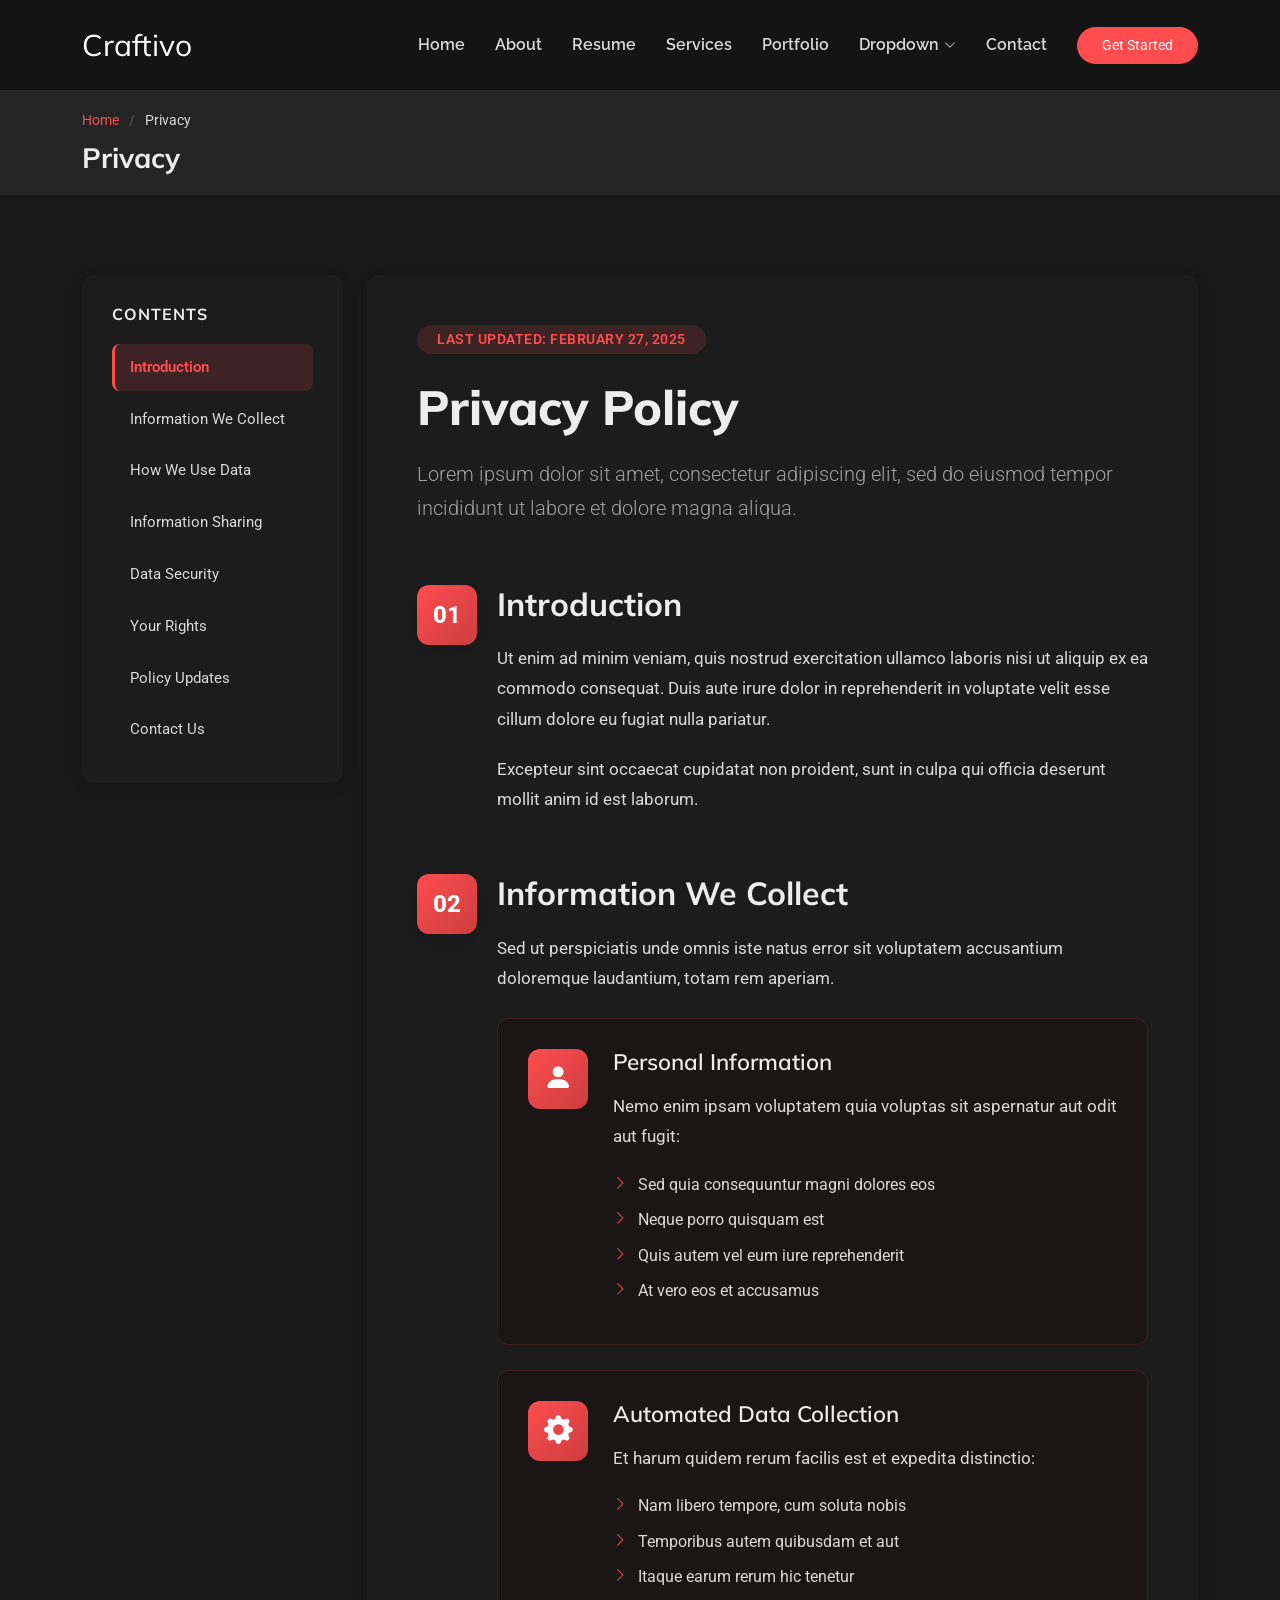
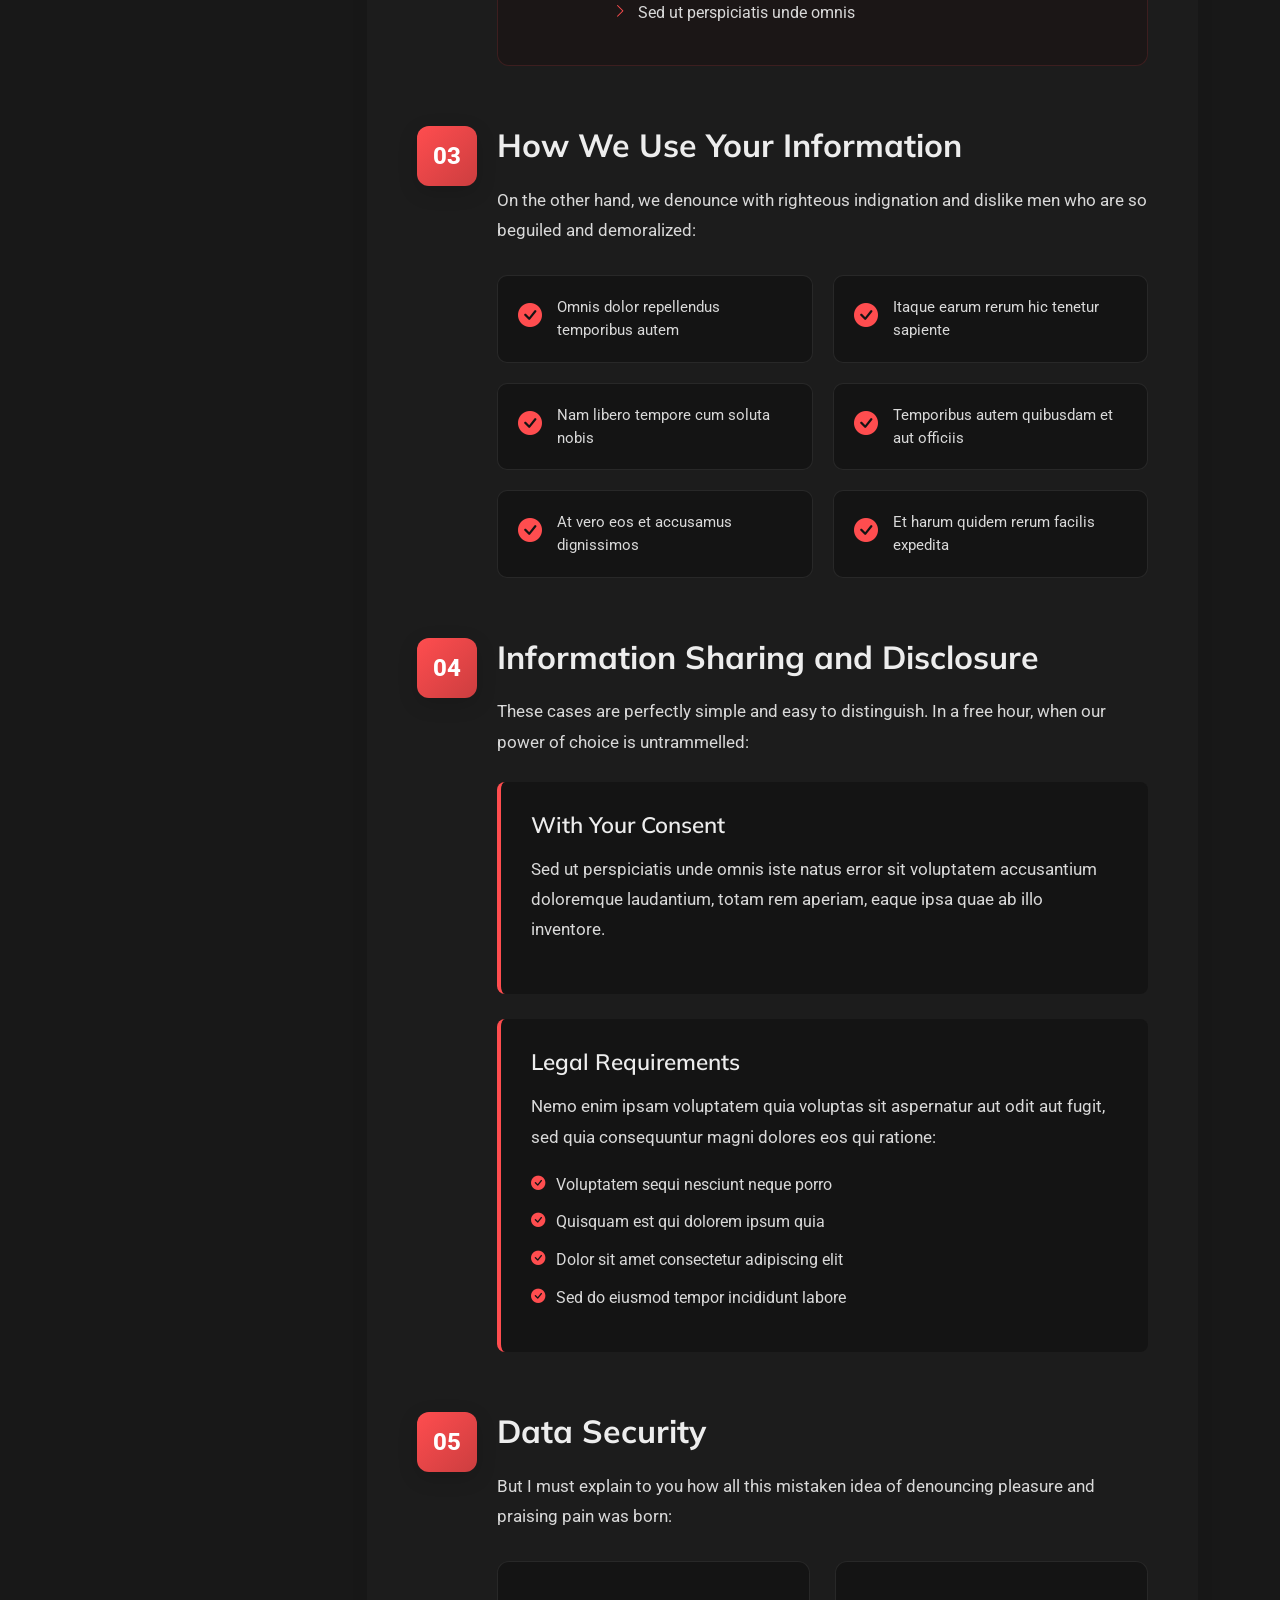
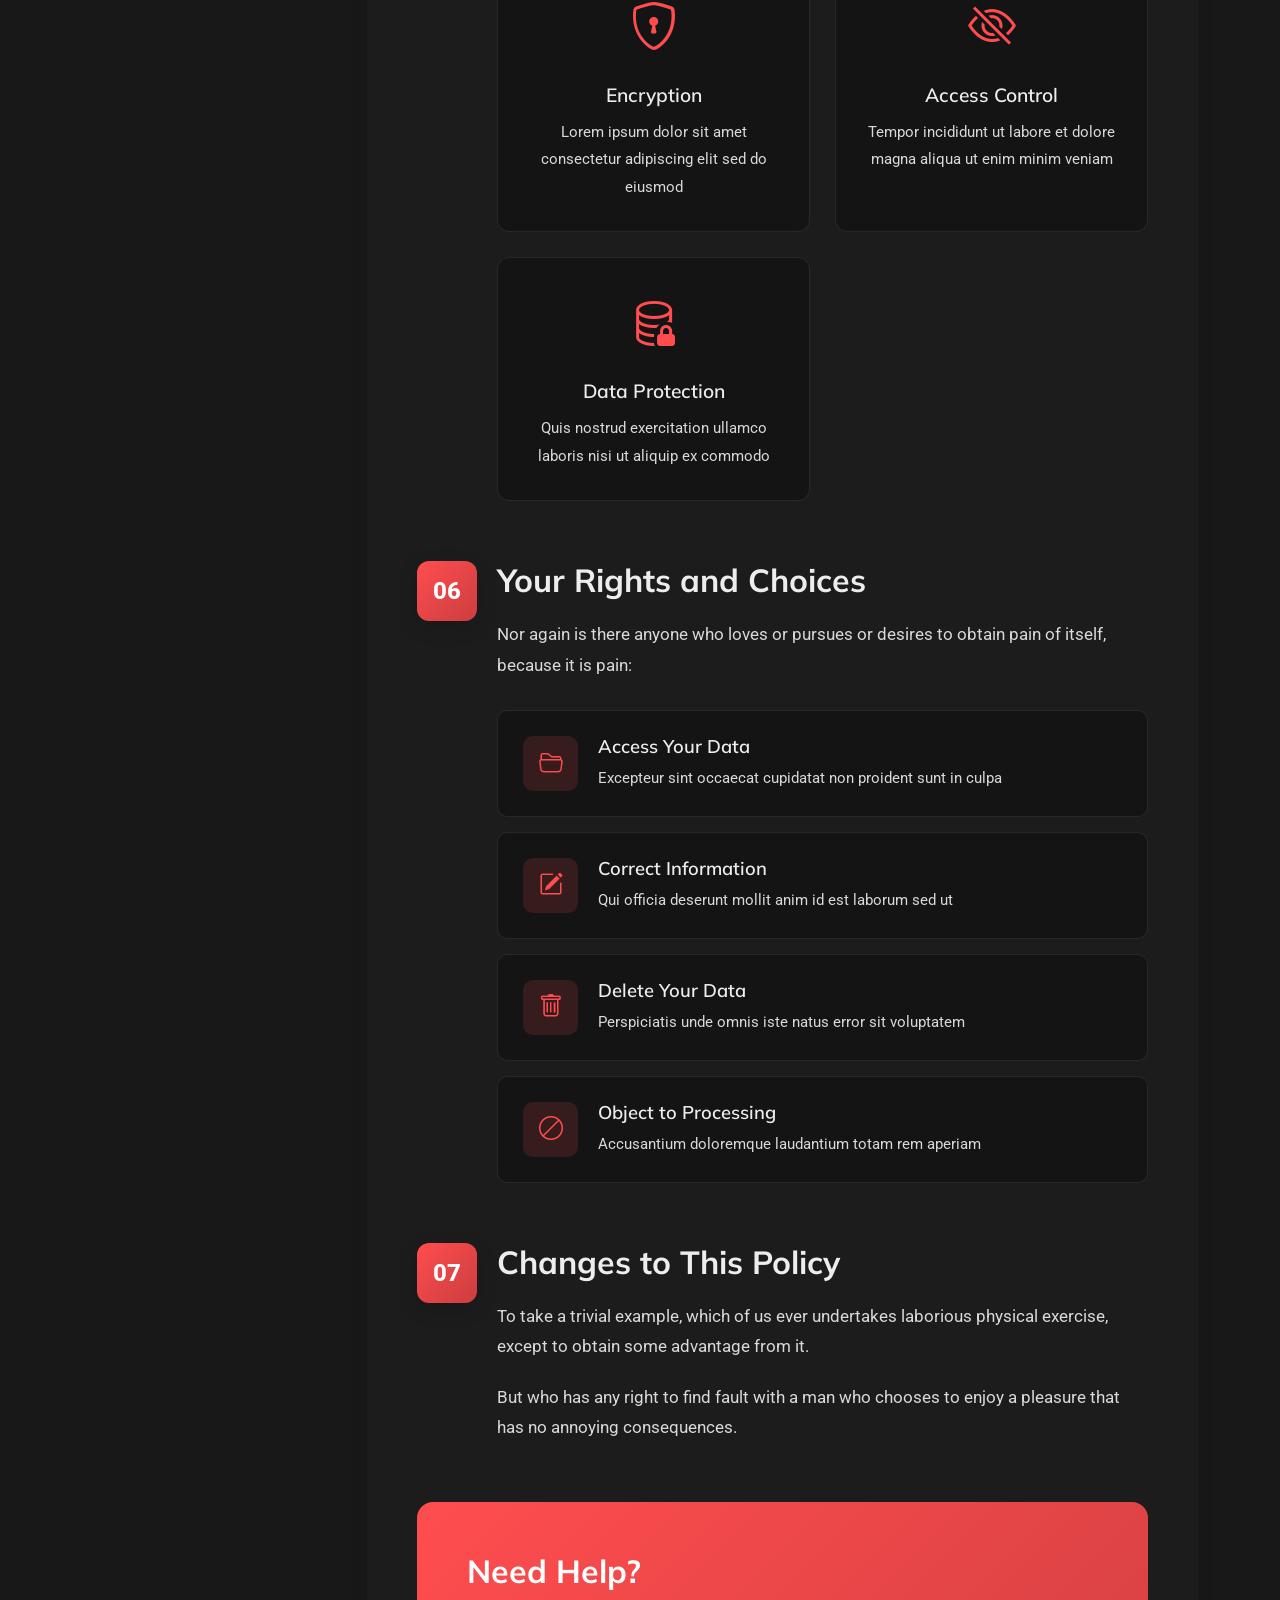
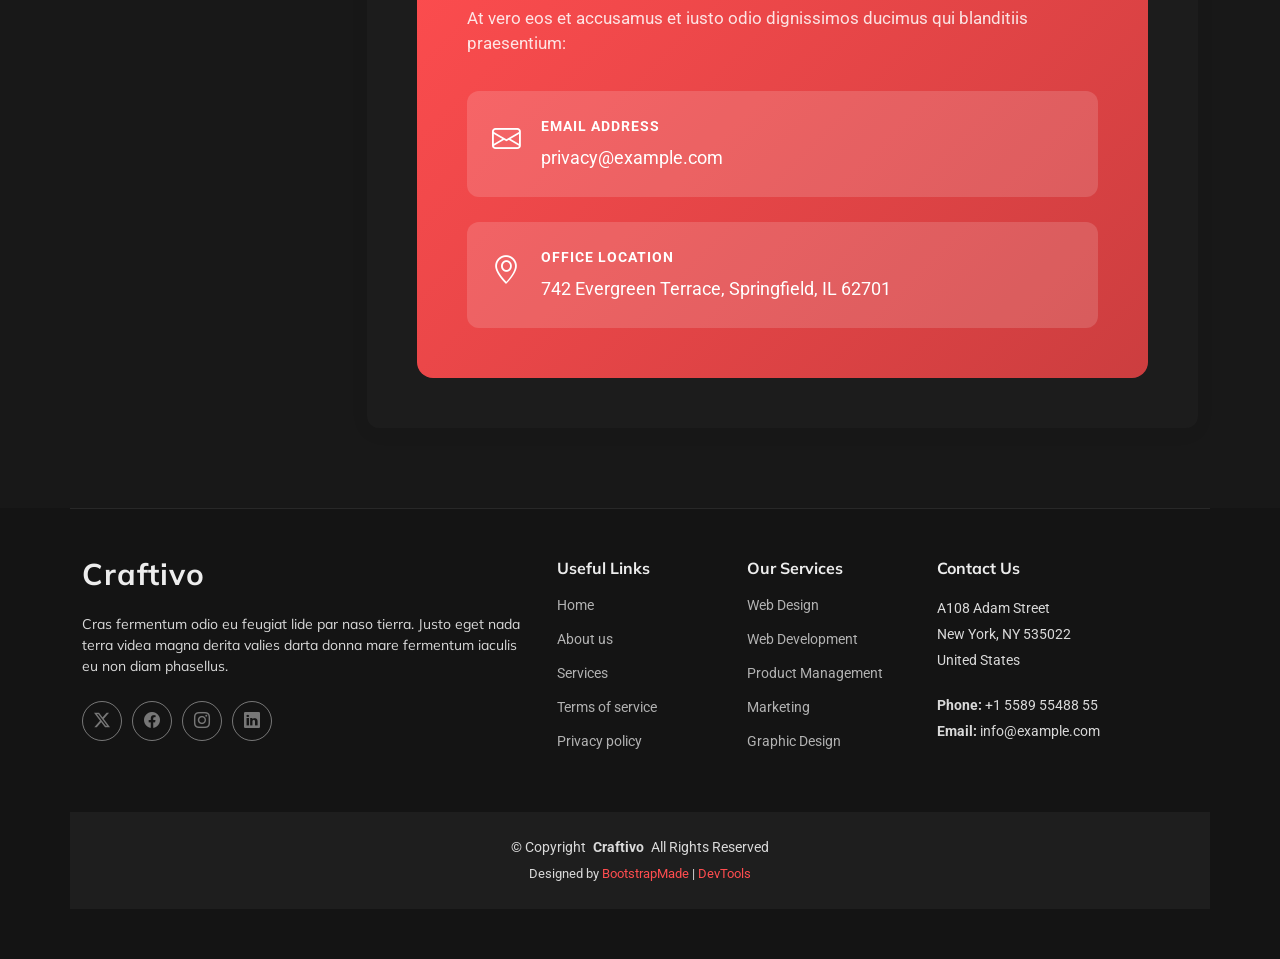
<file: privacy.html>
<!DOCTYPE html>
<html lang="en">

<head>
  <meta charset="utf-8">
  <meta content="width=device-width, initial-scale=1.0" name="viewport">
  <title>Privacy - Craftivo Bootstrap Template</title>
  <meta name="description" content="">
  <meta name="keywords" content="">

  <!-- Favicons -->
  <link href="assets/img/favicon.png" rel="icon">
  <link href="assets/img/apple-touch-icon.png" rel="apple-touch-icon">

  <!-- Fonts -->
  <link href="https://fonts.googleapis.com" rel="preconnect">
  <link href="https://fonts.gstatic.com" rel="preconnect" crossorigin>
  <link href="https://fonts.googleapis.com/css2?family=Roboto:ital,wght@0,100;0,300;0,400;0,500;0,700;0,900;1,100;1,300;1,400;1,500;1,700;1,900&family=Raleway:ital,wght@0,100;0,200;0,300;0,400;0,500;0,600;0,700;0,800;0,900;1,100;1,200;1,300;1,400;1,500;1,600;1,700;1,800;1,900&family=Mulish:ital,wght@0,200;0,300;0,400;0,500;0,600;0,700;0,800;0,900;1,200;1,300;1,400;1,500;1,600;1,700;1,800;1,900&display=swap" rel="stylesheet">

  <!-- Vendor CSS Files -->
  <link href="assets/vendor/bootstrap/css/bootstrap.min.css" rel="stylesheet">
  <link href="assets/vendor/bootstrap-icons/bootstrap-icons.css" rel="stylesheet">
  <link href="assets/vendor/aos/aos.css" rel="stylesheet">
  <link href="assets/vendor/glightbox/css/glightbox.min.css" rel="stylesheet">
  <link href="assets/vendor/swiper/swiper-bundle.min.css" rel="stylesheet">

  <!-- Main CSS File -->
  <link href="assets/css/main.css" rel="stylesheet">

  <!-- =======================================================
  * Template Name: Craftivo
  * Template URL: https://bootstrapmade.com/craftivo-bootstrap-portfolio-template/
  * Updated: Oct 04 2025 with Bootstrap v5.3.8
  * Author: BootstrapMade.com
  * License: https://bootstrapmade.com/license/
  ======================================================== -->
</head>

<body class="privacy-page">

  <header id="header" class="header d-flex align-items-center sticky-top">
    <div class="container-fluid container-xl position-relative d-flex align-items-center">

      <a href="index.html" class="logo d-flex align-items-center me-auto">
        <!-- Uncomment the line below if you also wish to use an image logo -->
        <!-- <img src="assets/img/logo.webp" alt=""> -->
        <h1 class="sitename">Craftivo</h1>
      </a>

      <nav id="navmenu" class="navmenu">
        <ul>
          <li><a href="#hero">Home</a></li>
          <li><a href="#about">About</a></li>
          <li><a href="#resume">Resume</a></li>
          <li><a href="#services">Services</a></li>
          <li><a href="#portfolio">Portfolio</a></li>
          <li class="dropdown"><a href="#"><span>Dropdown</span> <i class="bi bi-chevron-down toggle-dropdown"></i></a>
            <ul>
              <li><a href="#">Dropdown 1</a></li>
              <li class="dropdown"><a href="#"><span>Deep Dropdown</span> <i class="bi bi-chevron-down toggle-dropdown"></i></a>
                <ul>
                  <li><a href="#">Deep Dropdown 1</a></li>
                  <li><a href="#">Deep Dropdown 2</a></li>
                  <li><a href="#">Deep Dropdown 3</a></li>
                  <li><a href="#">Deep Dropdown 4</a></li>
                  <li><a href="#">Deep Dropdown 5</a></li>
                </ul>
              </li>
              <li><a href="#">Dropdown 2</a></li>
              <li><a href="#">Dropdown 3</a></li>
              <li><a href="#">Dropdown 4</a></li>
            </ul>
          </li>
          <li><a href="#contact">Contact</a></li>
        </ul>
        <i class="mobile-nav-toggle d-xl-none bi bi-list"></i>
      </nav>

      <a class="btn-getstarted" href="#about">Get Started</a>

    </div>
  </header>

  <main class="main">

    <!-- Page Title -->
    <div class="page-title light-background">
      <div class="container">
        <nav class="breadcrumbs">
          <ol>
            <li><a href="index.html">Home</a></li>
            <li class="current">Privacy</li>
          </ol>
        </nav>
        <h1>Privacy</h1>
      </div>
    </div><!-- End Page Title -->

    <!-- Privacy Section -->
    <section id="privacy" class="privacy section">

      <div class="container">

        <div class="row">
          <!-- Sidebar Navigation -->
          <div class="col-lg-3">
            <div class="policy-sidebar" data-aos="fade-right">
              <h3>Contents</h3>
              <nav class="policy-nav">
                <a href="#introduction" class="nav-link active">Introduction</a>
                <a href="#information-collect" class="nav-link">Information We Collect</a>
                <a href="#use-information" class="nav-link">How We Use Data</a>
                <a href="#sharing" class="nav-link">Information Sharing</a>
                <a href="#security" class="nav-link">Data Security</a>
                <a href="#rights" class="nav-link">Your Rights</a>
                <a href="#changes" class="nav-link">Policy Updates</a>
                <a href="#contact" class="nav-link">Contact Us</a>
              </nav>
            </div>
          </div>

          <!-- Main Content -->
          <div class="col-lg-9">
            <div class="policy-main">
              <!-- Header -->
              <div class="policy-hero" data-aos="fade-up">
                <div class="badge">Last Updated: February 27, 2025</div>
                <h1>Privacy Policy</h1>
                <p class="lead">Lorem ipsum dolor sit amet, consectetur adipiscing elit, sed do eiusmod tempor incididunt ut labore et dolore magna aliqua.</p>
              </div>

              <!-- Introduction -->
              <div class="policy-section" id="introduction" data-aos="fade-up" data-aos-delay="100">
                <div class="section-number">01</div>
                <h2>Introduction</h2>
                <p>Ut enim ad minim veniam, quis nostrud exercitation ullamco laboris nisi ut aliquip ex ea commodo consequat. Duis aute irure dolor in reprehenderit in voluptate velit esse cillum dolore eu fugiat nulla pariatur.</p>
                <p>Excepteur sint occaecat cupidatat non proident, sunt in culpa qui officia deserunt mollit anim id est laborum.</p>
              </div>

              <!-- Information Collection -->
              <div class="policy-section" id="information-collect" data-aos="fade-up" data-aos-delay="150">
                <div class="section-number">02</div>
                <h2>Information We Collect</h2>
                <p>Sed ut perspiciatis unde omnis iste natus error sit voluptatem accusantium doloremque laudantium, totam rem aperiam.</p>

                <div class="info-card">
                  <div class="card-icon">
                    <i class="bi bi-person-fill"></i>
                  </div>
                  <div class="card-content">
                    <h3>Personal Information</h3>
                    <p>Nemo enim ipsam voluptatem quia voluptas sit aspernatur aut odit aut fugit:</p>
                    <ul>
                      <li>Sed quia consequuntur magni dolores eos</li>
                      <li>Neque porro quisquam est</li>
                      <li>Quis autem vel eum iure reprehenderit</li>
                      <li>At vero eos et accusamus</li>
                    </ul>
                  </div>
                </div>

                <div class="info-card">
                  <div class="card-icon">
                    <i class="bi bi-gear-fill"></i>
                  </div>
                  <div class="card-content">
                    <h3>Automated Data Collection</h3>
                    <p>Et harum quidem rerum facilis est et expedita distinctio:</p>
                    <ul>
                      <li>Nam libero tempore, cum soluta nobis</li>
                      <li>Temporibus autem quibusdam et aut</li>
                      <li>Itaque earum rerum hic tenetur</li>
                      <li>Sed ut perspiciatis unde omnis</li>
                    </ul>
                  </div>
                </div>
              </div>

              <!-- Use of Information -->
              <div class="policy-section" id="use-information" data-aos="fade-up" data-aos-delay="200">
                <div class="section-number">03</div>
                <h2>How We Use Your Information</h2>
                <p>On the other hand, we denounce with righteous indignation and dislike men who are so beguiled and demoralized:</p>
                <div class="usage-grid">
                  <div class="usage-item">
                    <i class="bi bi-check-circle-fill"></i>
                    <span>Omnis dolor repellendus temporibus autem</span>
                  </div>
                  <div class="usage-item">
                    <i class="bi bi-check-circle-fill"></i>
                    <span>Itaque earum rerum hic tenetur sapiente</span>
                  </div>
                  <div class="usage-item">
                    <i class="bi bi-check-circle-fill"></i>
                    <span>Nam libero tempore cum soluta nobis</span>
                  </div>
                  <div class="usage-item">
                    <i class="bi bi-check-circle-fill"></i>
                    <span>Temporibus autem quibusdam et aut officiis</span>
                  </div>
                  <div class="usage-item">
                    <i class="bi bi-check-circle-fill"></i>
                    <span>At vero eos et accusamus dignissimos</span>
                  </div>
                  <div class="usage-item">
                    <i class="bi bi-check-circle-fill"></i>
                    <span>Et harum quidem rerum facilis expedita</span>
                  </div>
                </div>
              </div>

              <!-- Information Sharing -->
              <div class="policy-section" id="sharing" data-aos="fade-up" data-aos-delay="250">
                <div class="section-number">04</div>
                <h2>Information Sharing and Disclosure</h2>
                <p>These cases are perfectly simple and easy to distinguish. In a free hour, when our power of choice is untrammelled:</p>

                <div class="sharing-box">
                  <h3>With Your Consent</h3>
                  <p>Sed ut perspiciatis unde omnis iste natus error sit voluptatem accusantium doloremque laudantium, totam rem aperiam, eaque ipsa quae ab illo inventore.</p>
                </div>

                <div class="sharing-box">
                  <h3>Legal Requirements</h3>
                  <p>Nemo enim ipsam voluptatem quia voluptas sit aspernatur aut odit aut fugit, sed quia consequuntur magni dolores eos qui ratione:</p>
                  <ul>
                    <li>Voluptatem sequi nesciunt neque porro</li>
                    <li>Quisquam est qui dolorem ipsum quia</li>
                    <li>Dolor sit amet consectetur adipiscing elit</li>
                    <li>Sed do eiusmod tempor incididunt labore</li>
                  </ul>
                </div>
              </div>

              <!-- Data Security -->
              <div class="policy-section" id="security" data-aos="fade-up" data-aos-delay="300">
                <div class="section-number">05</div>
                <h2>Data Security</h2>
                <p>But I must explain to you how all this mistaken idea of denouncing pleasure and praising pain was born:</p>
                <div class="security-features">
                  <div class="feature">
                    <i class="bi bi-shield-lock"></i>
                    <h4>Encryption</h4>
                    <p>Lorem ipsum dolor sit amet consectetur adipiscing elit sed do eiusmod</p>
                  </div>
                  <div class="feature">
                    <i class="bi bi-eye-slash"></i>
                    <h4>Access Control</h4>
                    <p>Tempor incididunt ut labore et dolore magna aliqua ut enim minim veniam</p>
                  </div>
                  <div class="feature">
                    <i class="bi bi-database-lock"></i>
                    <h4>Data Protection</h4>
                    <p>Quis nostrud exercitation ullamco laboris nisi ut aliquip ex commodo</p>
                  </div>
                </div>
              </div>

              <!-- Your Rights -->
              <div class="policy-section" id="rights" data-aos="fade-up" data-aos-delay="100">
                <div class="section-number">06</div>
                <h2>Your Rights and Choices</h2>
                <p>Nor again is there anyone who loves or pursues or desires to obtain pain of itself, because it is pain:</p>
                <div class="rights-list">
                  <div class="right-item">
                    <div class="right-icon"><i class="bi bi-folder2-open"></i></div>
                    <div class="right-content">
                      <h4>Access Your Data</h4>
                      <p>Excepteur sint occaecat cupidatat non proident sunt in culpa</p>
                    </div>
                  </div>
                  <div class="right-item">
                    <div class="right-icon"><i class="bi bi-pencil-square"></i></div>
                    <div class="right-content">
                      <h4>Correct Information</h4>
                      <p>Qui officia deserunt mollit anim id est laborum sed ut</p>
                    </div>
                  </div>
                  <div class="right-item">
                    <div class="right-icon"><i class="bi bi-trash"></i></div>
                    <div class="right-content">
                      <h4>Delete Your Data</h4>
                      <p>Perspiciatis unde omnis iste natus error sit voluptatem</p>
                    </div>
                  </div>
                  <div class="right-item">
                    <div class="right-icon"><i class="bi bi-ban"></i></div>
                    <div class="right-content">
                      <h4>Object to Processing</h4>
                      <p>Accusantium doloremque laudantium totam rem aperiam</p>
                    </div>
                  </div>
                </div>
              </div>

              <!-- Policy Updates -->
              <div class="policy-section" id="changes" data-aos="fade-up" data-aos-delay="150">
                <div class="section-number">07</div>
                <h2>Changes to This Policy</h2>
                <p>To take a trivial example, which of us ever undertakes laborious physical exercise, except to obtain some advantage from it.</p>
                <p>But who has any right to find fault with a man who chooses to enjoy a pleasure that has no annoying consequences.</p>
              </div>

              <!-- Contact Section -->
              <div class="policy-contact" id="contact" data-aos="fade-up" data-aos-delay="200">
                <div class="contact-card">
                  <h2>Need Help?</h2>
                  <p>At vero eos et accusamus et iusto odio dignissimos ducimus qui blanditiis praesentium:</p>
                  <div class="contact-info">
                    <div class="info-item">
                      <i class="bi bi-envelope"></i>
                      <div>
                        <strong>Email Address</strong>
                        <span>privacy@example.com</span>
                      </div>
                    </div>
                    <div class="info-item">
                      <i class="bi bi-geo-alt"></i>
                      <div>
                        <strong>Office Location</strong>
                        <span>742 Evergreen Terrace, Springfield, IL 62701</span>
                      </div>
                    </div>
                  </div>
                </div>
              </div>

            </div>
          </div>

        </div>

      </div>

    </section><!-- /Privacy Section -->

  </main>

  <footer id="footer" class="footer">

    <div class="container footer-top">
      <div class="row gy-4">
        <div class="col-lg-5 col-md-12 footer-about">
          <a href="index.html" class="logo d-flex align-items-center">
            <span class="sitename">Craftivo</span>
          </a>
          <p>Cras fermentum odio eu feugiat lide par naso tierra. Justo eget nada terra videa magna derita valies darta donna mare fermentum iaculis eu non diam phasellus.</p>
          <div class="social-links d-flex mt-4">
            <a href=""><i class="bi bi-twitter-x"></i></a>
            <a href=""><i class="bi bi-facebook"></i></a>
            <a href=""><i class="bi bi-instagram"></i></a>
            <a href=""><i class="bi bi-linkedin"></i></a>
          </div>
        </div>

        <div class="col-lg-2 col-6 footer-links">
          <h4>Useful Links</h4>
          <ul>
            <li><a href="#">Home</a></li>
            <li><a href="#">About us</a></li>
            <li><a href="#">Services</a></li>
            <li><a href="#">Terms of service</a></li>
            <li><a href="#">Privacy policy</a></li>
          </ul>
        </div>

        <div class="col-lg-2 col-6 footer-links">
          <h4>Our Services</h4>
          <ul>
            <li><a href="#">Web Design</a></li>
            <li><a href="#">Web Development</a></li>
            <li><a href="#">Product Management</a></li>
            <li><a href="#">Marketing</a></li>
            <li><a href="#">Graphic Design</a></li>
          </ul>
        </div>

        <div class="col-lg-3 col-md-12 footer-contact text-center text-md-start">
          <h4>Contact Us</h4>
          <p>A108 Adam Street</p>
          <p>New York, NY 535022</p>
          <p>United States</p>
          <p class="mt-4"><strong>Phone:</strong> <span>+1 5589 55488 55</span></p>
          <p><strong>Email:</strong> <span>info@example.com</span></p>
        </div>

      </div>
    </div>

    <div class="container copyright text-center mt-4">
      <p>© <span>Copyright</span> <strong class="px-1 sitename">Craftivo</strong> <span>All Rights Reserved</span></p>
      <div class="credits">
        <!-- All the links in the footer should remain intact. -->
        <!-- You can delete the links only if you've purchased the pro version. -->
        <!-- Licensing information: https://bootstrapmade.com/license/ -->
        <!-- Purchase the pro version with working PHP/AJAX contact form: [buy-url] -->
        Designed by <a href="https://bootstrapmade.com/">BootstrapMade</a> | <a href="https://bootstrapmade.com/tools/">DevTools</a>
      </div>
    </div>

  </footer>

  <!-- Scroll Top -->
  <a href="#" id="scroll-top" class="scroll-top d-flex align-items-center justify-content-center"><i class="bi bi-arrow-up-short"></i></a>

  <!-- Preloader -->
  <div id="preloader"></div>

  <!-- Vendor JS Files -->
  <script src="assets/vendor/bootstrap/js/bootstrap.bundle.min.js"></script>
  <script src="assets/vendor/php-email-form/validate.js"></script>
  <script src="assets/vendor/aos/aos.js"></script>
  <script src="assets/vendor/typed.js/typed.umd.js"></script>
  <script src="assets/vendor/waypoints/noframework.waypoints.js"></script>
  <script src="assets/vendor/glightbox/js/glightbox.min.js"></script>
  <script src="assets/vendor/imagesloaded/imagesloaded.pkgd.min.js"></script>
  <script src="assets/vendor/isotope-layout/isotope.pkgd.min.js"></script>
  <script src="assets/vendor/swiper/swiper-bundle.min.js"></script>

  <!-- Main JS File -->
  <script src="assets/js/main.js"></script>

</body>

</html>
</file>
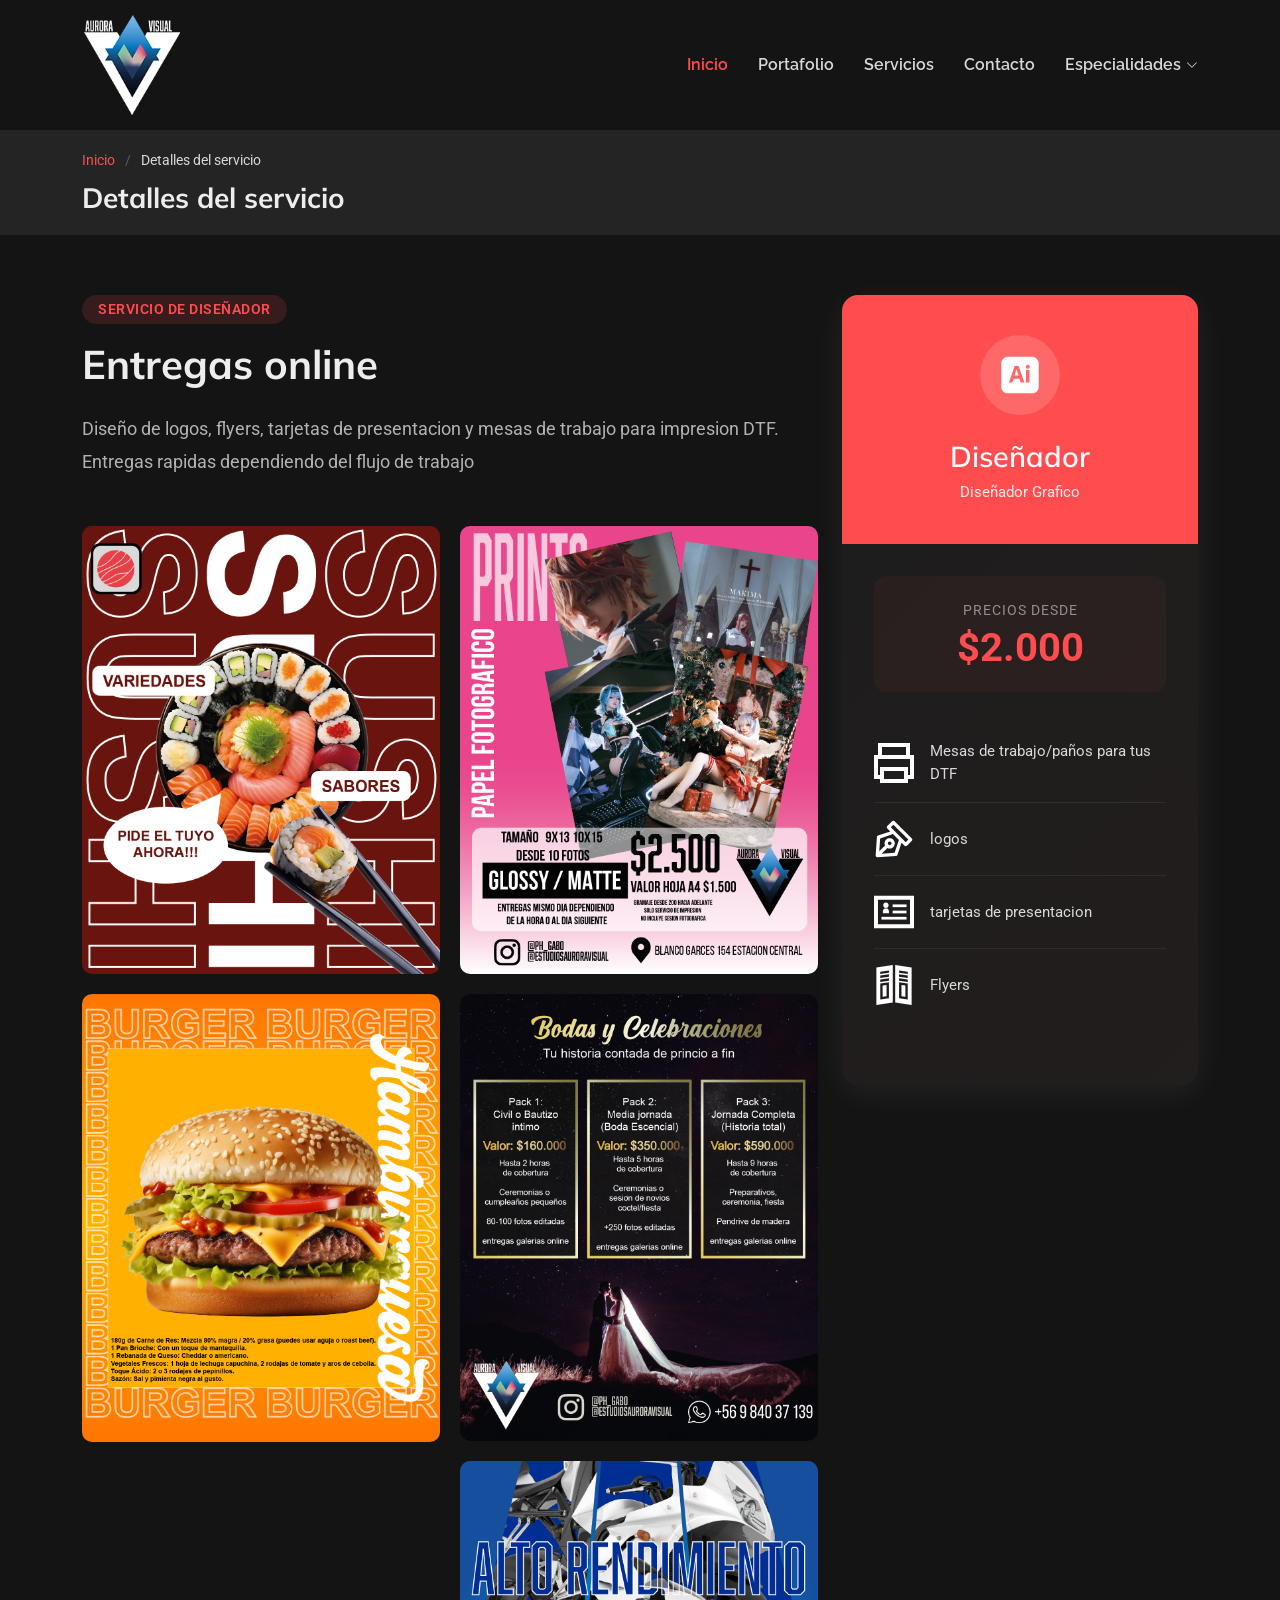
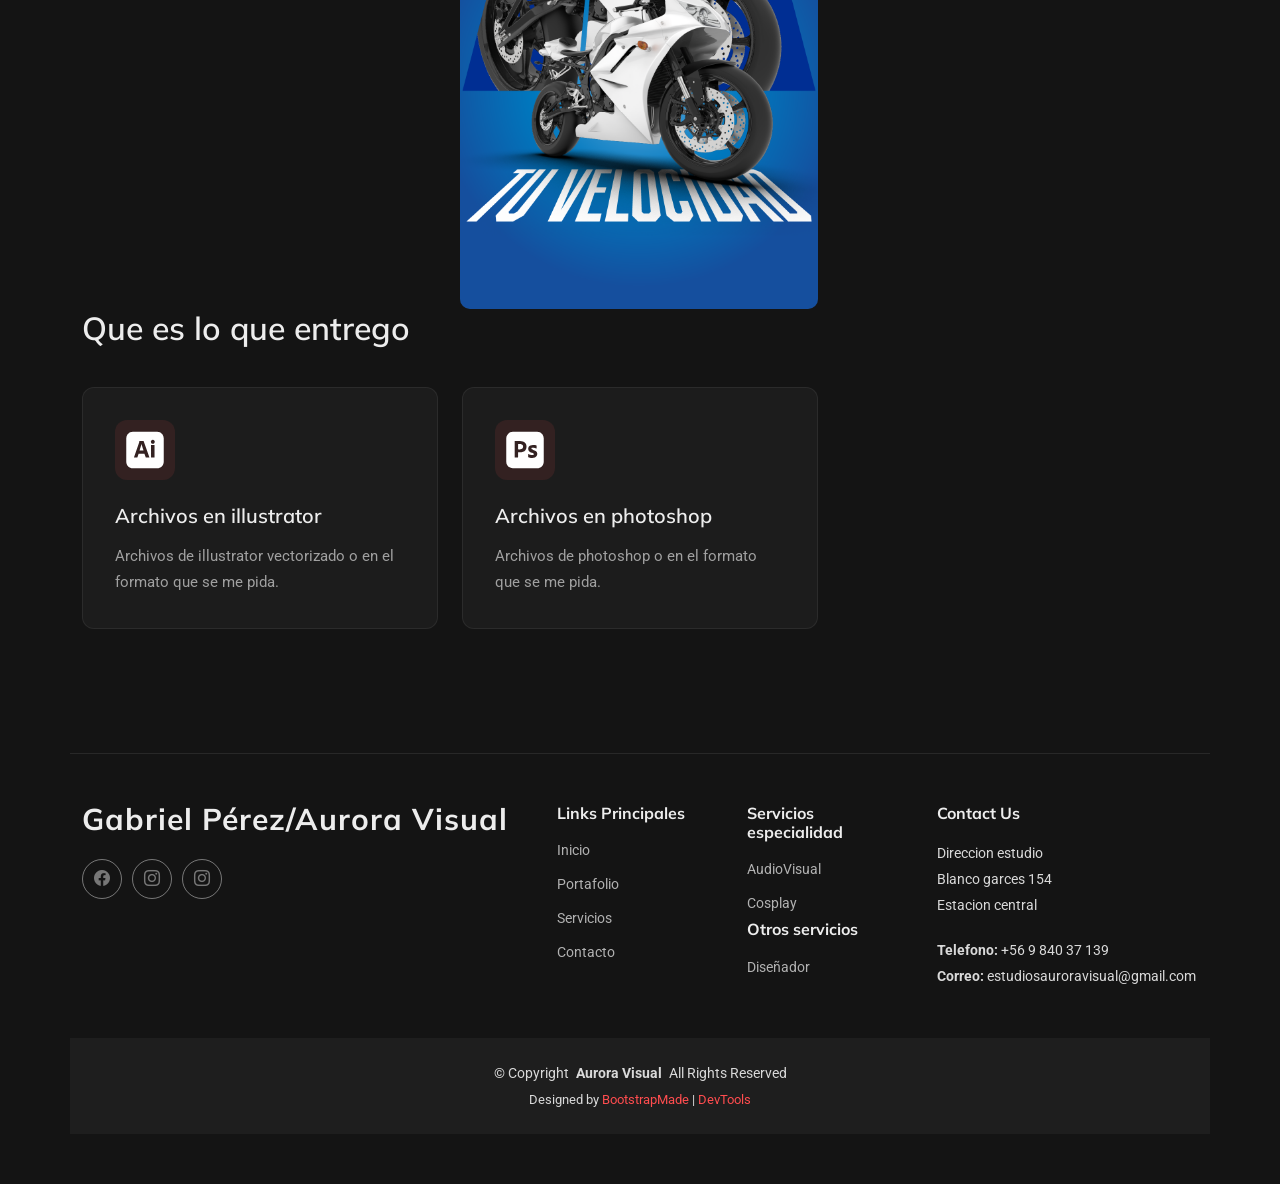
<file: service-details.html>
<!DOCTYPE html>
<html lang="en">

<head>
  <meta charset="utf-8">
  <meta content="width=device-width, initial-scale=1.0" name="viewport">
  <title>Service Details - Gabriel Pérez Aurora Visual</title>
  <meta name="description" content="">
  <meta name="keywords" content="">

  <!-- Favicons -->
  <link href="assets/img/favicon.png" rel="icon">
  <link href="assets/img/apple-touch-icon.png" rel="apple-touch-icon">

  <!-- Fonts -->
  <link href="https://fonts.googleapis.com" rel="preconnect">
  <link href="https://fonts.gstatic.com" rel="preconnect" crossorigin>
  <link href="https://fonts.googleapis.com/css2?family=Roboto:ital,wght@0,100;0,300;0,400;0,500;0,700;0,900;1,100;1,300;1,400;1,500;1,700;1,900&family=Raleway:ital,wght@0,100;0,200;0,300;0,400;0,500;0,600;0,700;0,800;0,900;1,100;1,200;1,300;1,400;1,500;1,600;1,700;1,800;1,900&family=Mulish:ital,wght@0,200;0,300;0,400;0,500;0,600;0,700;0,800;0,900;1,200;1,300;1,400;1,500;1,600;1,700;1,800;1,900&display=swap" rel="stylesheet">

  <!-- Vendor CSS Files -->
  <link href="assets/vendor/bootstrap/css/bootstrap.min.css" rel="stylesheet">
  <link href="assets/vendor/bootstrap-icons/bootstrap-icons.css" rel="stylesheet">
  <link href="assets/vendor/aos/aos.css" rel="stylesheet">
  <link href="assets/vendor/glightbox/css/glightbox.min.css" rel="stylesheet">
  <link href="assets/vendor/swiper/swiper-bundle.min.css" rel="stylesheet">

  <!-- Main CSS File -->
  <link href="assets/css/main.css" rel="stylesheet">

  <!-- =======================================================
  * Template Name: Craftivo
  * Template URL: https://bootstrapmade.com/craftivo-bootstrap-portfolio-template/
  * Updated: Oct 04 2025 with Bootstrap v5.3.8
  * Author: BootstrapMade.com
  * License: https://bootstrapmade.com/license/
  ======================================================== -->
</head>

<body class="service-details-page">

  <header id="header" class="header d-flex align-items-center sticky-top">
    <div class="container-fluid container-xl position-relative d-flex align-items-center">

      <a href="index.html" class="logo d-flex align-items-center me-auto">
        <!-- Uncomment the line below if you also wish to use an image logo -->
        <img src="assets/img/logo.webp" alt=""> 
        <!-- <h1 class="sitename">Gabriel Pérez</h1>-->
      </a>

      <nav id="navmenu" class="navmenu">
        <ul>
          <li><a href="index.html#hero" class="active">Inicio</a></li>
          <li><a href="index.html#portfolio">Portafolio</a></li>
          <li><a href="index.html#services">Servicios</a></li>          
          <li><a href="index.html#contact">Contacto</a></li>
          
          <li class="dropdown">
            <a href="#"><span>Especialidades</span> <i class="bi bi-chevron-down toggle-dropdown"></i></a>
            <ul>
              <li><a href="service-details.html">Diseñador</a></li>
              <li><a href="service-details photo.html">Audiovisual</a></li>
              <li class="dropdown">
                <a href="#"><span>Fotografía</span> <i class="bi bi-chevron-down toggle-dropdown"></i></a>
                <ul>
                  <li><a href="cosplay.html">Cosplay</a></li>
                  <li><a href="casamientos.html">Casamientos</a></li>
                </ul>
              </li>
            </ul>
          </li>
        </ul>
        <i class="mobile-nav-toggle d-xl-none bi bi-list"></i>
      </nav>

    </div>
  </header>

  <main class="main">

    <!-- Page Title -->
    <div class="page-title light-background">
      <div class="container">
        <nav class="breadcrumbs">
          <ol>
            <li><a href="index.html">Inicio</a></li>
            <li class="current">Detalles del servicio</li>
          </ol>
        </nav>
        <h1>Detalles del servicio</h1>
      </div>
    </div><!-- End Page Title -->

    <!-- Service Details Section -->
    <section id="service-details" class="service-details section">

      <div class="container" data-aos="fade-up" data-aos-delay="100">

        <div class="row">

          <div class="col-lg-4 order-lg-2">

            <div class="sticky-sidebar">

              <div class="service-card" data-aos="fade-left" data-aos-delay="200">
                <div class="card-header">
                  <div class="service-icon">
                    <img src="assets/img/logos/adobeillustrator-svgrepo-com.svg" alt="Adobe Illustrator" width="40">
                  </div>
                  <h3>Diseñador</h3>
                  <p class="service-tagline">Diseñador Grafico</p>
                </div>
                <div class="card-body">
                  <div class="price-tag">
                    <span class="label">Precios desde</span>
                    <span class="price">$2.000</span>
                  </div>
                  <ul class="quick-info">
                    <li>
                      <img src="assets/img/logos/printer-1596-svgrepo-com.svg" alt="Adobe Illustrator" width="40">
                      <span>Mesas de trabajo/paños para tus DTF</span>
                    </li>
                    <li>
                      <img src="assets/img/logos/pen-tool-svgrepo-com.svg" alt="Adobe Illustrator" width="40">
                      <span>logos</span>
                    </li>
                    <li>
                      <img src="assets/img/logos/business-card-membership-card-svgrepo-com.svg" alt="Adobe Illustrator" width="40">
                      <span>tarjetas de presentacion</span>
                    </li>
                    <li>
                      <img src="assets/img/logos/pamphlet-catalog-svgrepo-com.svg" alt="Adobe Illustrator" width="40">
                      <span>Flyers</span>
                    </li>
                  </ul>
                  
                </div>
              </div>

              <!--<div class="contact-card" data-aos="fade-left" data-aos-delay="300">
                <h4>Have Questions?</h4>
                <p>Let's discuss your project requirements and how I can help.</p>
                <div class="contact-methods">
                  <a href="mailto:hello@example.com" class="contact-item">
                    <i class="bi bi-envelope"></i>
                    <span>hello@example.com</span>
                  </a>
                  <a href="tel:+15551234567" class="contact-item">
                    <i class="bi bi-telephone"></i>
                    <span>+1 (555) 123-4567</span>
                  </a>
                </div>
              </div>-->

            </div>

          </div>

          <div class="col-lg-8 order-lg-1">

            <div class="service-overview" data-aos="fade-up" data-aos-delay="200">
              <div class="overview-header">
                <span class="badge">Servicio de diseñador</span>
                <h2>Entregas online</h2>
              </div>
              <p class="lead-text">Diseño de logos, flyers, tarjetas de presentacion y mesas de trabajo para impresion DTF. Entregas rapidas dependiendo del flujo de trabajo</p>
            </div>

            <!--<div class="service-image-showcase" data-aos="zoom-in" data-aos-delay="300">
              <img src="assets/img/services/services-1.webp" alt="Web Development" class="img-fluid main-image">

              <div class="image-overlay">
                <div class="tech-stack">
                  <span class="tech-item">React</span>
                  <span class="tech-item">Node.js</span>
                  <span class="tech-item">MongoDB</span>
                </div>
              </div>

            </div>-->

           <div class="pinterest-services-grid" data-aos="fade-up" data-aos-delay="200">
    
              <div class="service-image-item">
                <a href="assets/img/services/sushi_Feed.webp" class="glightbox">
                    <img src="assets/img/services/sushi_Feed.webp" alt="Sushi">
                </a>
              </div>

              <div class="service-image-item">
                  <a href="assets/img/services/hamburguesa-02.webp" class="glightbox">
                      <img src="assets/img/services/hamburguesa-02.webp" alt="Sushi">
                  </a>
              </div>

              <div class="service-image-item">
                  <a href="assets/img/services/afiches_prints.webp" class="glightbox">
                      <img src="assets/img/services/afiches_prints.webp" alt="Sushi">
                  </a>
              </div>

              <div class="service-image-item">
                  <a href="assets/img/services/casamientos.webp" class="glightbox">
                      <img src="assets/img/services/casamientos.webp" alt="Sushi">
                  </a>
              </div>

              <div class="service-image-item">
                  <a href="assets/img/services/moto_afiche.webp" class="glightbox">
                      <img src="assets/img/services/moto_afiche.webp" alt="Sushi">
                  </a>
              </div>

            </div>

            <div class="features-grid" data-aos="fade-up" data-aos-delay="400">
              <h3 class="section-heading">Que es lo que entrego</h3>
              <div class="row g-4">
                <div class="col-md-6">
                  <div class="feature-box">
                    <div class="icon-wrapper">
                      <img src="assets/img/logos/adobeillustrator-svgrepo-com.svg" alt="Adobe Illustrator" width="40">
                    </div>
                    <h4>Archivos en illustrator</h4>
                    <p>Archivos de illustrator vectorizado o en el formato que se me pida.</p>
                  </div>
                </div>
                <div class="col-md-6">
                  <div class="feature-box">
                    <div class="icon-wrapper">
                      <img src="assets/img/logos/adobephotoshop-svgrepo-com.svg" alt="Adobe Illustrator" width="40">
                    </div>
                    <h4>Archivos en photoshop</h4>
                    <p>Archivos de photoshop o en el formato que se me pida.</p>
                  </div>
                </div>
              </div>
            </div>

            <!-- 

            <div class="workflow-section" data-aos="fade-up" data-aos-delay="500">
              <h3 class="section-heading">Development Workflow</h3>
              <div class="timeline">
                <div class="timeline-item">
                  <div class="timeline-marker">1</div>
                  <div class="timeline-content">
                    <h4>Strategy &amp; Planning</h4>
                    <p>Duis aute irure dolor in reprehenderit in voluptate velit esse cillum dolore eu fugiat nulla pariatur. Excepteur sint occaecat cupidatat non proident.</p>
                    <span class="duration">1 week</span>
                  </div>
                </div>
                <div class="timeline-item">
                  <div class="timeline-marker">2</div>
                  <div class="timeline-content">
                    <h4>Design &amp; Prototyping</h4>
                    <p>Sed ut perspiciatis unde omnis iste natus error sit voluptatem accusantium doloremque laudantium, totam rem aperiam eaque ipsa quae.</p>
                    <span class="duration">1-2 weeks</span>
                  </div>
                </div>
                <div class="timeline-item">
                  <div class="timeline-marker">3</div>
                  <div class="timeline-content">
                    <h4>Development &amp; Testing</h4>
                    <p>At vero eos et accusamus et iusto odio dignissimos ducimus qui blanditiis praesentium voluptatum deleniti atque corrupti quos dolores.</p>
                    <span class="duration">2-3 weeks</span>
                  </div>
                </div>
                <div class="timeline-item">
                  <div class="timeline-marker">4</div>
                  <div class="timeline-content">
                    <h4>Launch &amp; Optimization</h4>
                    <p>Quis autem vel eum iure reprehenderit qui in ea voluptate velit esse quam nihil molestiae consequatur vel illum qui dolorem.</p>
                    <span class="duration">1 week</span>
                  </div>
                </div>
              </div>
            </div>

            <div class="testimonial-section" data-aos="fade-up" data-aos-delay="600">
              <div class="testimonial-card">
                <div class="stars">
                  <i class="bi bi-star-fill"></i>
                  <i class="bi bi-star-fill"></i>
                  <i class="bi bi-star-fill"></i>
                  <i class="bi bi-star-fill"></i>
                  <i class="bi bi-star-fill"></i>
                </div>
                <blockquote>
                  "Nemo enim ipsam voluptatem quia voluptas sit aspernatur aut odit aut fugit, sed quia consequuntur magni dolores eos qui ratione voluptatem sequi nesciunt. Exceptional work and outstanding communication throughout."
                </blockquote>
                <div class="client-info">
                  <img src="assets/img/person/person-m-5.webp" alt="Michael Chen" class="client-avatar">
                  <div class="client-details">
                    <h5>Michael Chen</h5>
                    <p>Founder, TechStart Inc.</p>
                  </div>
                </div>
              </div>
            </div>

            <div class="tech-details" data-aos="fade-up" data-aos-delay="700">
              <h3 class="section-heading">Technologies &amp; Tools</h3>
              <div class="tech-categories">
                <div class="tech-category">
                  <h5>Frontend</h5>
                  <div class="tech-tags">
                    <span>React</span>
                    <span>Vue.js</span>
                    <span>TypeScript</span>
                    <span>Tailwind CSS</span>
                    <span>SASS</span>
                  </div>
                </div>
                <div class="tech-category">
                  <h5>Backend</h5>
                  <div class="tech-tags">
                    <span>Node.js</span>
                    <span>Express</span>
                    <span>Python</span>
                    <span>Django</span>
                    <span>REST API</span>
                  </div>
                </div>
                <div class="tech-category">
                  <h5>Database</h5>
                  <div class="tech-tags">
                    <span>MongoDB</span>
                    <span>PostgreSQL</span>
                    <span>Redis</span>
                    <span>Firebase</span>
                  </div>
                </div>
              </div>
            </div>
            -->
          </div>

        </div>

      </div>

    </section><!-- /Service Details Section -->

  </main>

  <footer id="footer" class="footer">

    <div class="container footer-top">
      <div class="row gy-4">
        <div class="col-lg-5 col-md-12 footer-about">
          <a href="index.html" class="logo d-flex align-items-center">
            <span class="sitename">Gabriel Pérez/Aurora Visual</span>
          </a>
          <p></p>
          <div class="social-links d-flex mt-4">
            <a href="https://www.facebook.com/profile.php?id=61587205333997"><i class="bi bi-facebook"></i></a>
            <a href="https://www.instagram.com/estudiosauroravisual/"><i class="bi bi-instagram"></i></a>
            <a href="https://www.instagram.com/astral.raw/"><i class="bi bi-instagram"></i></a>
          </div>
        </div>

        <div class="col-lg-2 col-6 footer-links">
            <h4>Links Principales</h4>
            <ul>
              <li><a href="index.html#hero">Inicio</a></li>
              <li><a href="index.html#portfolio">Portafolio</a></li>
              <li><a href="index.html#services">Servicios</a></li>
              <li><a href="index.html#contact">Contacto</a></li>
            </ul>
        </div>

        <div class="col-lg-2 col-6 footer-links">
            <h4>Servicios especialidad</h4>
            <ul>
              <li><a href="service-details photo.html">AudioVisual</a></li>
              <li><a href="cosplay.html">Cosplay</a></li>
            </ul>
            <h4>Otros servicios</h4>
            <ul>
              <li><a href="service-details.html">Diseñador</a></li>
            </ul>
        </div>

        <div class="col-lg-3 col-md-12 footer-contact text-center text-md-start">
            <h4>Contact Us</h4>
            <p>Direccion estudio</p>
            <p>Blanco garces 154</p>
            <p>Estacion central</p>
            <p class="mt-4"><strong>Telefono:</strong> <span>+56 9 840 37 139</span></p>
            <p><strong>Correo:</strong> <span>estudiosauroravisual@gmail.com</span></p>
        </div>
      </div>
    </div>

    <div class="container copyright text-center mt-4">
      <p>© <span>Copyright</span> <strong class="px-1 sitename">Aurora Visual</strong> <span>All Rights Reserved</span></p>
      <div class="credits">
        <!-- All the links in the footer should remain intact. -->
        <!-- You can delete the links only if you've purchased the pro version. -->
        <!-- Licensing information: https://bootstrapmade.com/license/ -->
        <!-- Purchase the pro version with working PHP/AJAX contact form: [buy-url] -->
        Designed by <a href="https://bootstrapmade.com/">BootstrapMade</a> | <a href="https://bootstrapmade.com/tools/">DevTools</a>
      </div>
    </div>

  </footer>

  <!-- Scroll Top -->
  <a href="#" id="scroll-top" class="scroll-top d-flex align-items-center justify-content-center"><i class="bi bi-arrow-up-short"></i></a>

  <!-- Preloader -->
  <div id="preloader"></div>

  <!-- Vendor JS Files -->
  <script src="assets/vendor/bootstrap/js/bootstrap.bundle.min.js"></script>
  <script src="assets/vendor/php-email-form/validate.js"></script>
  <script src="assets/vendor/aos/aos.js"></script>
  <script src="assets/vendor/typed.js/typed.umd.js"></script>
  <script src="assets/vendor/waypoints/noframework.waypoints.js"></script>
  <script src="assets/vendor/glightbox/js/glightbox.min.js"></script>
  <script src="assets/vendor/imagesloaded/imagesloaded.pkgd.min.js"></script>
  <script src="assets/vendor/isotope-layout/isotope.pkgd.min.js"></script>
  <script src="assets/vendor/swiper/swiper-bundle.min.js"></script>

  <!-- Main JS File -->
  <script src="assets/js/main.js"></script>

</body>

</html>
</file>
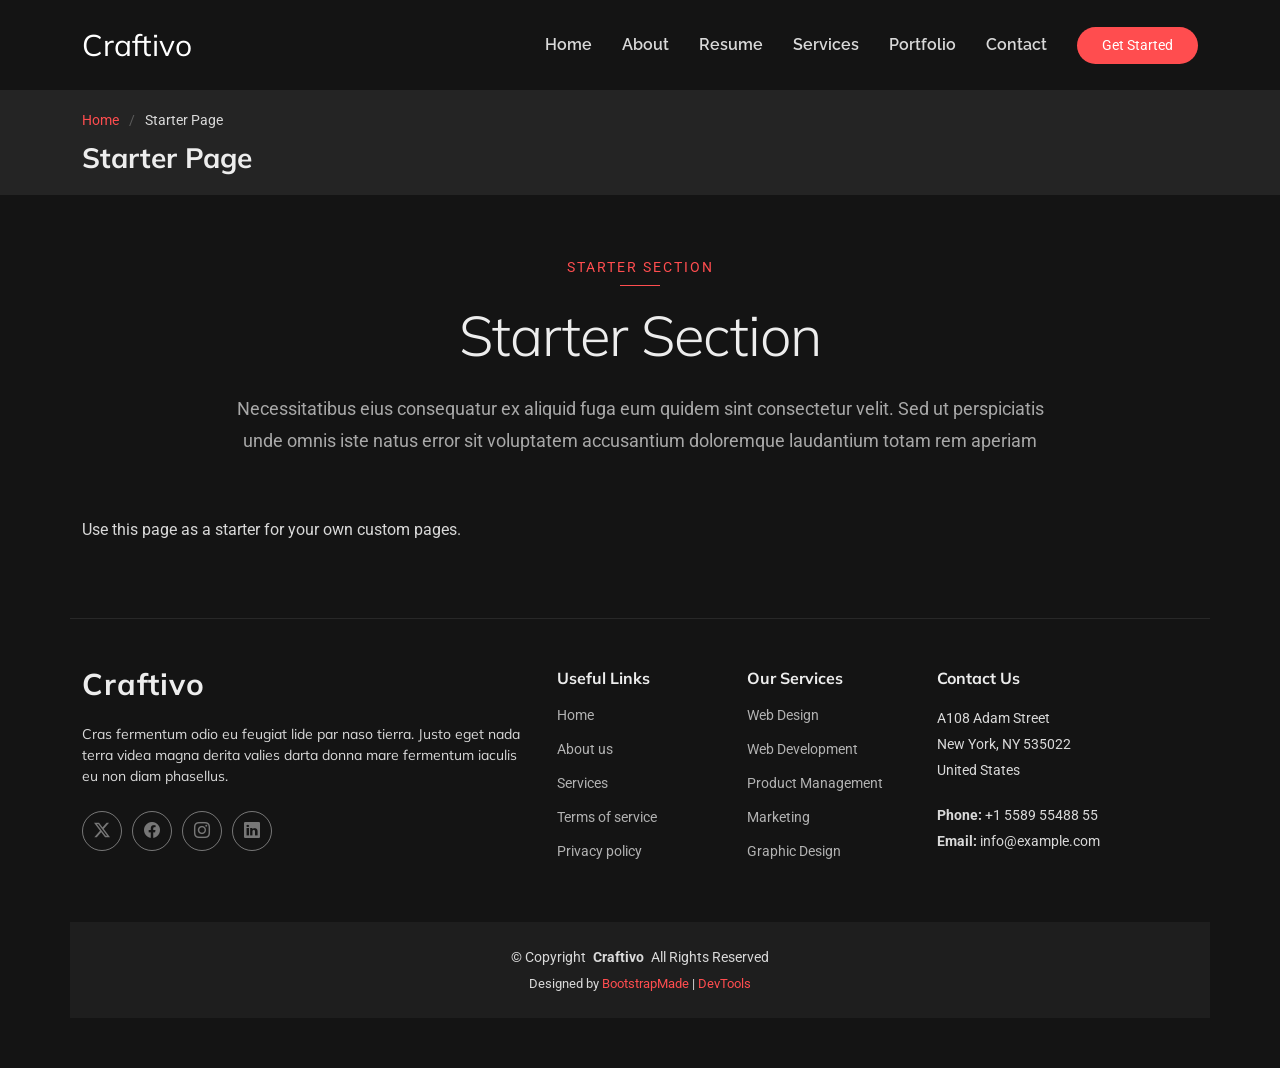
<file: starter-page.html>
<!DOCTYPE html>
<html lang="en">

<head>
  <meta charset="utf-8">
  <meta content="width=device-width, initial-scale=1.0" name="viewport">
  <title>Starter Page - Craftivo Bootstrap Template</title>
  <meta name="description" content="">
  <meta name="keywords" content="">

  <!-- Favicons -->
  <link href="assets/img/favicon.png" rel="icon">
  <link href="assets/img/apple-touch-icon.png" rel="apple-touch-icon">

  <!-- Fonts -->
  <link href="https://fonts.googleapis.com" rel="preconnect">
  <link href="https://fonts.gstatic.com" rel="preconnect" crossorigin>
  <link href="https://fonts.googleapis.com/css2?family=Roboto:ital,wght@0,100;0,300;0,400;0,500;0,700;0,900;1,100;1,300;1,400;1,500;1,700;1,900&family=Raleway:ital,wght@0,100;0,200;0,300;0,400;0,500;0,600;0,700;0,800;0,900;1,100;1,200;1,300;1,400;1,500;1,600;1,700;1,800;1,900&family=Mulish:ital,wght@0,200;0,300;0,400;0,500;0,600;0,700;0,800;0,900;1,200;1,300;1,400;1,500;1,600;1,700;1,800;1,900&display=swap" rel="stylesheet">

  <!-- Vendor CSS Files -->
  <link href="assets/vendor/bootstrap/css/bootstrap.min.css" rel="stylesheet">
  <link href="assets/vendor/bootstrap-icons/bootstrap-icons.css" rel="stylesheet">
  <link href="assets/vendor/aos/aos.css" rel="stylesheet">
  <link href="assets/vendor/glightbox/css/glightbox.min.css" rel="stylesheet">
  <link href="assets/vendor/swiper/swiper-bundle.min.css" rel="stylesheet">

  <!-- Main CSS File -->
  <link href="assets/css/main.css" rel="stylesheet">

  <!-- =======================================================
  * Template Name: Craftivo
  * Template URL: https://bootstrapmade.com/craftivo-bootstrap-portfolio-template/
  * Updated: Oct 04 2025 with Bootstrap v5.3.8
  * Author: BootstrapMade.com
  * License: https://bootstrapmade.com/license/
  ======================================================== -->
</head>

<body class="starter-page-page">

  <header id="header" class="header d-flex align-items-center sticky-top">
    <div class="container-fluid container-xl position-relative d-flex align-items-center">

      <a href="index.html" class="logo d-flex align-items-center me-auto">
        <!-- Uncomment the line below if you also wish to use an image logo -->
        <!-- <img src="assets/img/logo.webp" alt=""> -->
        <h1 class="sitename">Craftivo</h1>
      </a>

      <nav id="navmenu" class="navmenu">
        <ul>
          <li><a href="#hero">Home</a></li>
          <li><a href="#about">About</a></li>
          <li><a href="#resume">Resume</a></li>
          <li><a href="#services">Services</a></li>
          <li><a href="#portfolio">Portfolio</a></li>
          
          <li><a href="#contact">Contact</a></li>
        </ul>
        <i class="mobile-nav-toggle d-xl-none bi bi-list"></i>
      </nav>

      <a class="btn-getstarted" href="#about">Get Started</a>

    </div>
  </header>

  <main class="main">

    <!-- Page Title -->
    <div class="page-title light-background">
      <div class="container">
        <nav class="breadcrumbs">
          <ol>
            <li><a href="index.html">Home</a></li>
            <li class="current">Starter Page</li>
          </ol>
        </nav>
        <h1>Starter Page</h1>
      </div>
    </div><!-- End Page Title -->

    <!-- Starter Section Section -->
    <section id="starter-section" class="starter-section section">

      <!-- Section Title -->
      <div class="container section-title" data-aos="fade-up">
        <span class="subtitle">Starter Section</span>
        <h2>Starter Section</h2>
        <p>Necessitatibus eius consequatur ex aliquid fuga eum quidem sint consectetur velit. Sed ut perspiciatis unde omnis iste natus error sit voluptatem accusantium doloremque laudantium totam rem aperiam</p>
      </div><!-- End Section Title -->

      <div class="container" data-aos="fade-up">
        <p>Use this page as a starter for your own custom pages.</p>
      </div>

    </section><!-- /Starter Section Section -->

  </main>

  <footer id="footer" class="footer">

    <div class="container footer-top">
      <div class="row gy-4">
        <div class="col-lg-5 col-md-12 footer-about">
          <a href="index.html" class="logo d-flex align-items-center">
            <span class="sitename">Craftivo</span>
          </a>
          <p>Cras fermentum odio eu feugiat lide par naso tierra. Justo eget nada terra videa magna derita valies darta donna mare fermentum iaculis eu non diam phasellus.</p>
          <div class="social-links d-flex mt-4">
            <a href=""><i class="bi bi-twitter-x"></i></a>
            <a href=""><i class="bi bi-facebook"></i></a>
            <a href=""><i class="bi bi-instagram"></i></a>
            <a href=""><i class="bi bi-linkedin"></i></a>
          </div>
        </div>

        <div class="col-lg-2 col-6 footer-links">
          <h4>Useful Links</h4>
          <ul>
            <li><a href="#">Home</a></li>
            <li><a href="#">About us</a></li>
            <li><a href="#">Services</a></li>
            <li><a href="#">Terms of service</a></li>
            <li><a href="#">Privacy policy</a></li>
          </ul>
        </div>

        <div class="col-lg-2 col-6 footer-links">
          <h4>Our Services</h4>
          <ul>
            <li><a href="#">Web Design</a></li>
            <li><a href="#">Web Development</a></li>
            <li><a href="#">Product Management</a></li>
            <li><a href="#">Marketing</a></li>
            <li><a href="#">Graphic Design</a></li>
          </ul>
        </div>

        <div class="col-lg-3 col-md-12 footer-contact text-center text-md-start">
          <h4>Contact Us</h4>
          <p>A108 Adam Street</p>
          <p>New York, NY 535022</p>
          <p>United States</p>
          <p class="mt-4"><strong>Phone:</strong> <span>+1 5589 55488 55</span></p>
          <p><strong>Email:</strong> <span>info@example.com</span></p>
        </div>

      </div>
    </div>

    <div class="container copyright text-center mt-4">
      <p>© <span>Copyright</span> <strong class="px-1 sitename">Craftivo</strong> <span>All Rights Reserved</span></p>
      <div class="credits">
        <!-- All the links in the footer should remain intact. -->
        <!-- You can delete the links only if you've purchased the pro version. -->
        <!-- Licensing information: https://bootstrapmade.com/license/ -->
        <!-- Purchase the pro version with working PHP/AJAX contact form: [buy-url] -->
        Designed by <a href="https://bootstrapmade.com/">BootstrapMade</a> | <a href="https://bootstrapmade.com/tools/">DevTools</a>
      </div>
    </div>

  </footer>

  <!-- Scroll Top -->
  <a href="#" id="scroll-top" class="scroll-top d-flex align-items-center justify-content-center"><i class="bi bi-arrow-up-short"></i></a>

  <!-- Preloader -->
  <div id="preloader"></div>

  <!-- Vendor JS Files -->
  <script src="assets/vendor/bootstrap/js/bootstrap.bundle.min.js"></script>
  <script src="assets/vendor/php-email-form/validate.js"></script>
  <script src="assets/vendor/aos/aos.js"></script>
  <script src="assets/vendor/typed.js/typed.umd.js"></script>
  <script src="assets/vendor/waypoints/noframework.waypoints.js"></script>
  <script src="assets/vendor/glightbox/js/glightbox.min.js"></script>
  <script src="assets/vendor/imagesloaded/imagesloaded.pkgd.min.js"></script>
  <script src="assets/vendor/isotope-layout/isotope.pkgd.min.js"></script>
  <script src="assets/vendor/swiper/swiper-bundle.min.js"></script>

  <!-- Main JS File -->
  <script src="assets/js/main.js"></script>

</body>

</html>
</file>
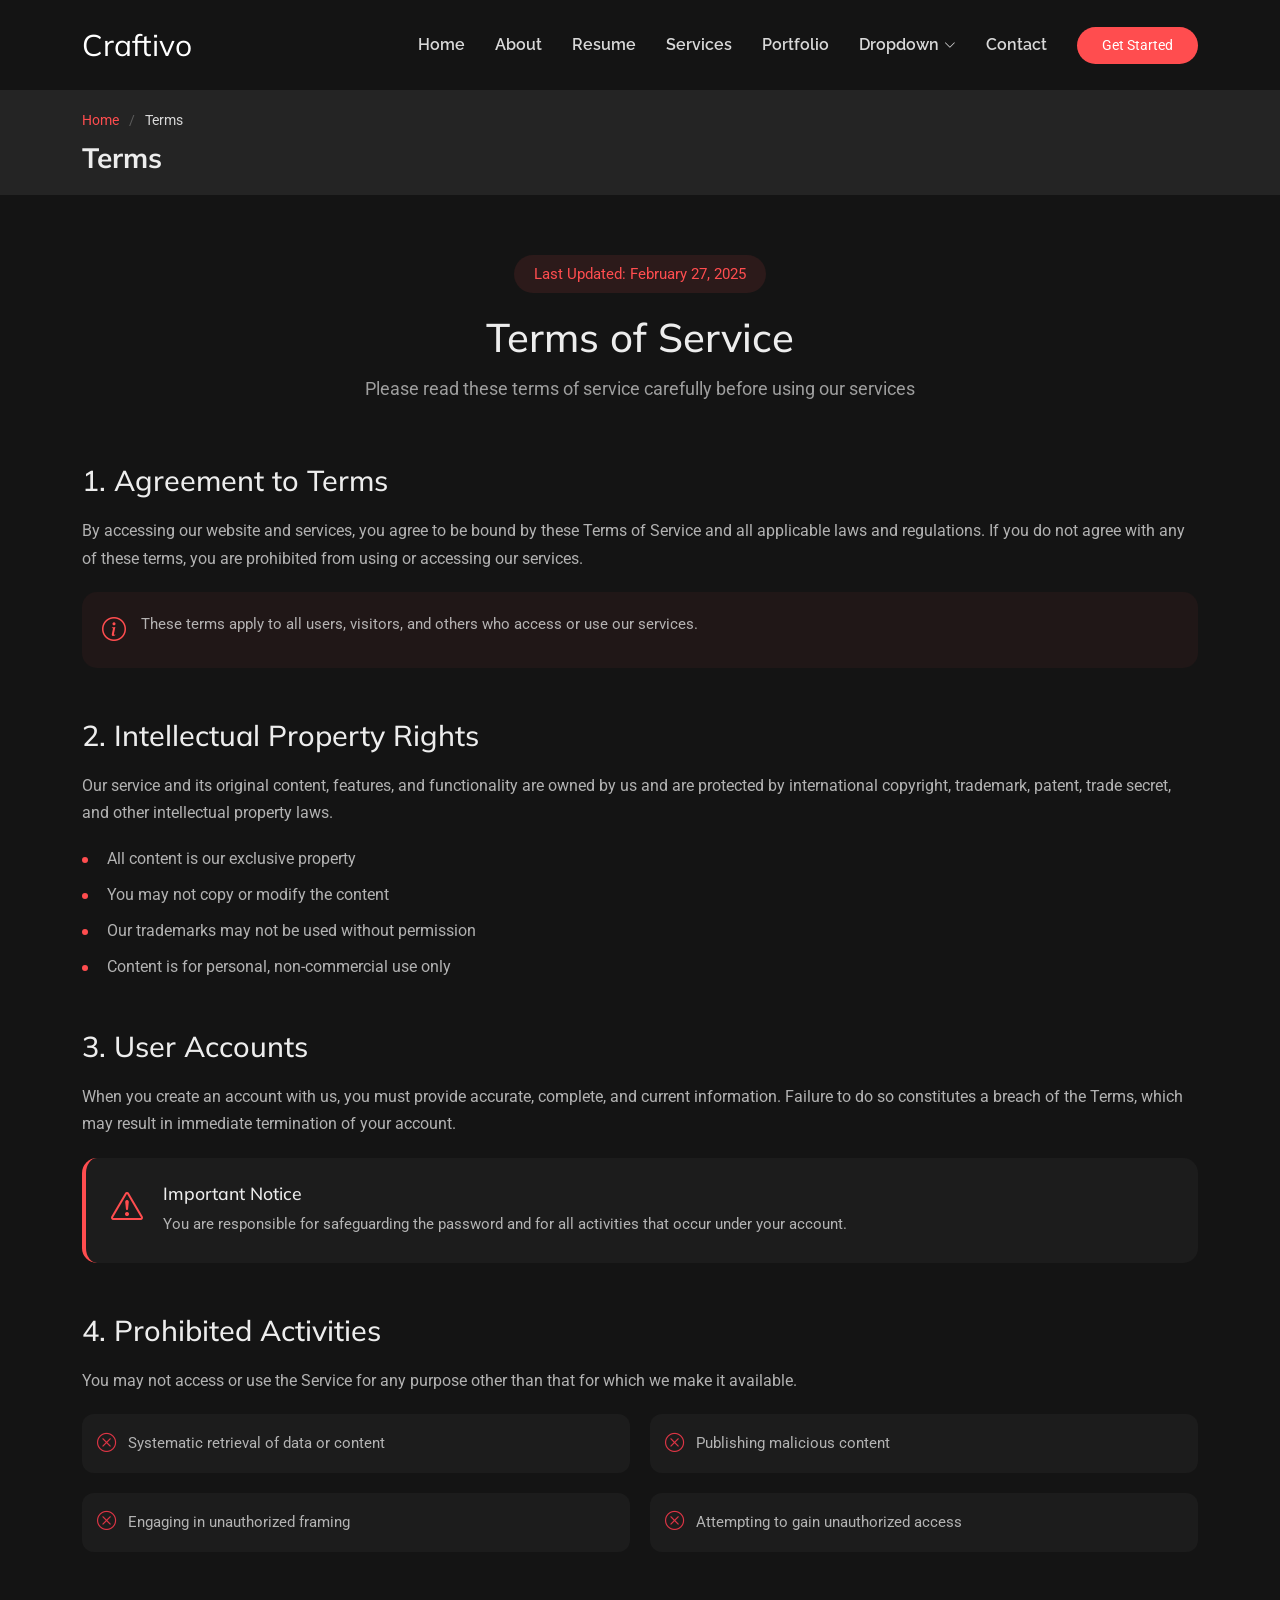
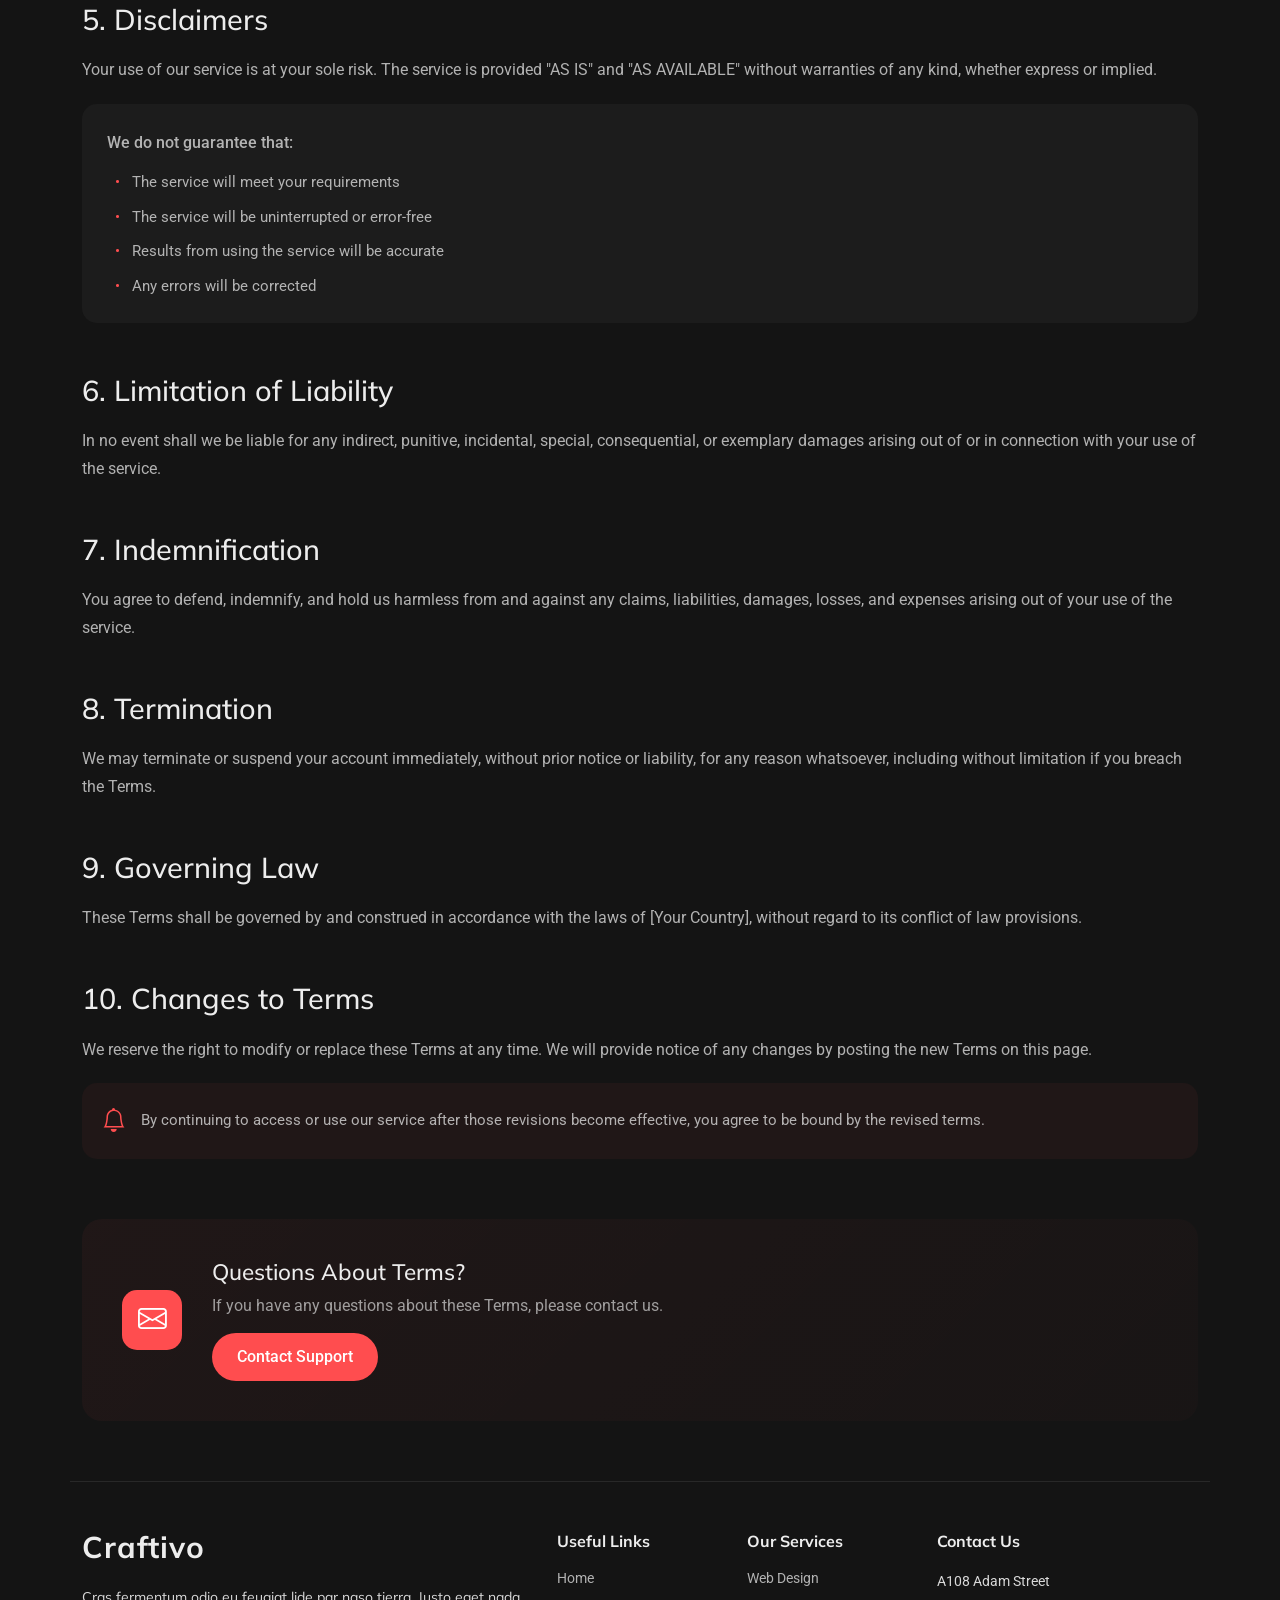
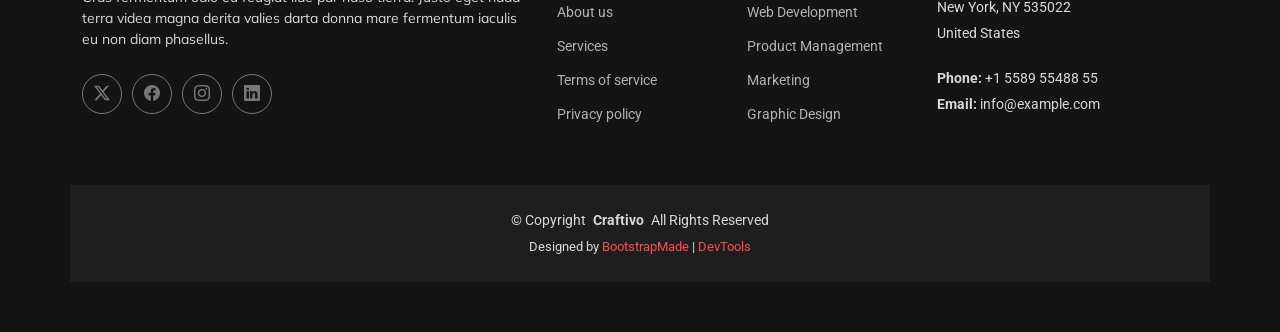
<file: terms.html>
<!DOCTYPE html>
<html lang="en">

<head>
  <meta charset="utf-8">
  <meta content="width=device-width, initial-scale=1.0" name="viewport">
  <title>Terms - Craftivo Bootstrap Template</title>
  <meta name="description" content="">
  <meta name="keywords" content="">

  <!-- Favicons -->
  <link href="assets/img/favicon.png" rel="icon">
  <link href="assets/img/apple-touch-icon.png" rel="apple-touch-icon">

  <!-- Fonts -->
  <link href="https://fonts.googleapis.com" rel="preconnect">
  <link href="https://fonts.gstatic.com" rel="preconnect" crossorigin>
  <link href="https://fonts.googleapis.com/css2?family=Roboto:ital,wght@0,100;0,300;0,400;0,500;0,700;0,900;1,100;1,300;1,400;1,500;1,700;1,900&family=Raleway:ital,wght@0,100;0,200;0,300;0,400;0,500;0,600;0,700;0,800;0,900;1,100;1,200;1,300;1,400;1,500;1,600;1,700;1,800;1,900&family=Mulish:ital,wght@0,200;0,300;0,400;0,500;0,600;0,700;0,800;0,900;1,200;1,300;1,400;1,500;1,600;1,700;1,800;1,900&display=swap" rel="stylesheet">

  <!-- Vendor CSS Files -->
  <link href="assets/vendor/bootstrap/css/bootstrap.min.css" rel="stylesheet">
  <link href="assets/vendor/bootstrap-icons/bootstrap-icons.css" rel="stylesheet">
  <link href="assets/vendor/aos/aos.css" rel="stylesheet">
  <link href="assets/vendor/glightbox/css/glightbox.min.css" rel="stylesheet">
  <link href="assets/vendor/swiper/swiper-bundle.min.css" rel="stylesheet">

  <!-- Main CSS File -->
  <link href="assets/css/main.css" rel="stylesheet">

  <!-- =======================================================
  * Template Name: Craftivo
  * Template URL: https://bootstrapmade.com/craftivo-bootstrap-portfolio-template/
  * Updated: Oct 04 2025 with Bootstrap v5.3.8
  * Author: BootstrapMade.com
  * License: https://bootstrapmade.com/license/
  ======================================================== -->
</head>

<body class="terms-page">

  <header id="header" class="header d-flex align-items-center sticky-top">
    <div class="container-fluid container-xl position-relative d-flex align-items-center">

      <a href="index.html" class="logo d-flex align-items-center me-auto">
        <!-- Uncomment the line below if you also wish to use an image logo -->
        <!-- <img src="assets/img/logo.webp" alt=""> -->
        <h1 class="sitename">Craftivo</h1>
      </a>

      <nav id="navmenu" class="navmenu">
        <ul>
          <li><a href="#hero">Home</a></li>
          <li><a href="#about">About</a></li>
          <li><a href="#resume">Resume</a></li>
          <li><a href="#services">Services</a></li>
          <li><a href="#portfolio">Portfolio</a></li>
          <li class="dropdown"><a href="#"><span>Dropdown</span> <i class="bi bi-chevron-down toggle-dropdown"></i></a>
            <ul>
              <li><a href="#">Dropdown 1</a></li>
              <li class="dropdown"><a href="#"><span>Deep Dropdown</span> <i class="bi bi-chevron-down toggle-dropdown"></i></a>
                <ul>
                  <li><a href="#">Deep Dropdown 1</a></li>
                  <li><a href="#">Deep Dropdown 2</a></li>
                  <li><a href="#">Deep Dropdown 3</a></li>
                  <li><a href="#">Deep Dropdown 4</a></li>
                  <li><a href="#">Deep Dropdown 5</a></li>
                </ul>
              </li>
              <li><a href="#">Dropdown 2</a></li>
              <li><a href="#">Dropdown 3</a></li>
              <li><a href="#">Dropdown 4</a></li>
            </ul>
          </li>
          <li><a href="#contact">Contact</a></li>
        </ul>
        <i class="mobile-nav-toggle d-xl-none bi bi-list"></i>
      </nav>

      <a class="btn-getstarted" href="#about">Get Started</a>

    </div>
  </header>

  <main class="main">

    <!-- Page Title -->
    <div class="page-title light-background">
      <div class="container">
        <nav class="breadcrumbs">
          <ol>
            <li><a href="index.html">Home</a></li>
            <li class="current">Terms</li>
          </ol>
        </nav>
        <h1>Terms</h1>
      </div>
    </div><!-- End Page Title -->

    <!-- Terms Of Service Section -->
    <section id="terms-of-service" class="terms-of-service section">

      <div class="container" data-aos="fade-up">
        <!-- Page Header -->
        <div class="tos-header text-center" data-aos="fade-up">
          <span class="last-updated">Last Updated: February 27, 2025</span>
          <h2>Terms of Service</h2>
          <p>Please read these terms of service carefully before using our services</p>
        </div>

        <!-- Content -->
        <div class="tos-content" data-aos="fade-up" data-aos-delay="200">
          <!-- Agreement Section -->
          <div id="agreement" class="content-section">
            <h3>1. Agreement to Terms</h3>
            <p>By accessing our website and services, you agree to be bound by these Terms of Service and all applicable laws and regulations. If you do not agree with any of these terms, you are prohibited from using or accessing our services.</p>
            <div class="info-box">
              <i class="bi bi-info-circle"></i>
              <p>These terms apply to all users, visitors, and others who access or use our services.</p>
            </div>
          </div>

          <!-- Intellectual Property -->
          <div id="intellectual-property" class="content-section">
            <h3>2. Intellectual Property Rights</h3>
            <p>Our service and its original content, features, and functionality are owned by us and are protected by international copyright, trademark, patent, trade secret, and other intellectual property laws.</p>
            <ul class="list-items">
              <li>All content is our exclusive property</li>
              <li>You may not copy or modify the content</li>
              <li>Our trademarks may not be used without permission</li>
              <li>Content is for personal, non-commercial use only</li>
            </ul>
          </div>

          <!-- User Accounts -->
          <div id="user-accounts" class="content-section">
            <h3>3. User Accounts</h3>
            <p>When you create an account with us, you must provide accurate, complete, and current information. Failure to do so constitutes a breach of the Terms, which may result in immediate termination of your account.</p>
            <div class="alert-box">
              <i class="bi bi-exclamation-triangle"></i>
              <div class="alert-content">
                <h5>Important Notice</h5>
                <p>You are responsible for safeguarding the password and for all activities that occur under your account.</p>
              </div>
            </div>
          </div>

          <!-- Prohibited Activities -->
          <div id="prohibited" class="content-section">
            <h3>4. Prohibited Activities</h3>
            <p>You may not access or use the Service for any purpose other than that for which we make it available.</p>
            <div class="prohibited-list">
              <div class="prohibited-item">
                <i class="bi bi-x-circle"></i>
                <span>Systematic retrieval of data or content</span>
              </div>
              <div class="prohibited-item">
                <i class="bi bi-x-circle"></i>
                <span>Publishing malicious content</span>
              </div>
              <div class="prohibited-item">
                <i class="bi bi-x-circle"></i>
                <span>Engaging in unauthorized framing</span>
              </div>
              <div class="prohibited-item">
                <i class="bi bi-x-circle"></i>
                <span>Attempting to gain unauthorized access</span>
              </div>
            </div>
          </div>

          <!-- Disclaimers -->
          <div id="disclaimer" class="content-section">
            <h3>5. Disclaimers</h3>
            <p>Your use of our service is at your sole risk. The service is provided "AS IS" and "AS AVAILABLE" without warranties of any kind, whether express or implied.</p>
            <div class="disclaimer-box">
              <p>We do not guarantee that:</p>
              <ul>
                <li>The service will meet your requirements</li>
                <li>The service will be uninterrupted or error-free</li>
                <li>Results from using the service will be accurate</li>
                <li>Any errors will be corrected</li>
              </ul>
            </div>
          </div>

          <!-- Limitation of Liability -->
          <div id="limitation" class="content-section">
            <h3>6. Limitation of Liability</h3>
            <p>In no event shall we be liable for any indirect, punitive, incidental, special, consequential, or exemplary damages arising out of or in connection with your use of the service.</p>
          </div>

          <!-- Indemnification -->
          <div id="indemnification" class="content-section">
            <h3>7. Indemnification</h3>
            <p>You agree to defend, indemnify, and hold us harmless from and against any claims, liabilities, damages, losses, and expenses arising out of your use of the service.</p>
          </div>

          <!-- Termination -->
          <div id="termination" class="content-section">
            <h3>8. Termination</h3>
            <p>We may terminate or suspend your account immediately, without prior notice or liability, for any reason whatsoever, including without limitation if you breach the Terms.</p>
          </div>

          <!-- Governing Law -->
          <div id="governing-law" class="content-section">
            <h3>9. Governing Law</h3>
            <p>These Terms shall be governed by and construed in accordance with the laws of [Your Country], without regard to its conflict of law provisions.</p>
          </div>

          <!-- Changes -->
          <div id="changes" class="content-section">
            <h3>10. Changes to Terms</h3>
            <p>We reserve the right to modify or replace these Terms at any time. We will provide notice of any changes by posting the new Terms on this page.</p>
            <div class="notice-box">
              <i class="bi bi-bell"></i>
              <p>By continuing to access or use our service after those revisions become effective, you agree to be bound by the revised terms.</p>
            </div>
          </div>
        </div>

        <!-- Contact Section -->
        <div class="tos-contact" data-aos="fade-up" data-aos-delay="300">
          <div class="contact-box">
            <div class="contact-icon">
              <i class="bi bi-envelope"></i>
            </div>
            <div class="contact-content">
              <h4>Questions About Terms?</h4>
              <p>If you have any questions about these Terms, please contact us.</p>
              <a href="#" class="contact-link">Contact Support</a>
            </div>
          </div>
        </div>
      </div>

    </section><!-- /Terms Of Service Section -->

  </main>

  <footer id="footer" class="footer">

    <div class="container footer-top">
      <div class="row gy-4">
        <div class="col-lg-5 col-md-12 footer-about">
          <a href="index.html" class="logo d-flex align-items-center">
            <span class="sitename">Craftivo</span>
          </a>
          <p>Cras fermentum odio eu feugiat lide par naso tierra. Justo eget nada terra videa magna derita valies darta donna mare fermentum iaculis eu non diam phasellus.</p>
          <div class="social-links d-flex mt-4">
            <a href=""><i class="bi bi-twitter-x"></i></a>
            <a href=""><i class="bi bi-facebook"></i></a>
            <a href=""><i class="bi bi-instagram"></i></a>
            <a href=""><i class="bi bi-linkedin"></i></a>
          </div>
        </div>

        <div class="col-lg-2 col-6 footer-links">
          <h4>Useful Links</h4>
          <ul>
            <li><a href="#">Home</a></li>
            <li><a href="#">About us</a></li>
            <li><a href="#">Services</a></li>
            <li><a href="#">Terms of service</a></li>
            <li><a href="#">Privacy policy</a></li>
          </ul>
        </div>

        <div class="col-lg-2 col-6 footer-links">
          <h4>Our Services</h4>
          <ul>
            <li><a href="#">Web Design</a></li>
            <li><a href="#">Web Development</a></li>
            <li><a href="#">Product Management</a></li>
            <li><a href="#">Marketing</a></li>
            <li><a href="#">Graphic Design</a></li>
          </ul>
        </div>

        <div class="col-lg-3 col-md-12 footer-contact text-center text-md-start">
          <h4>Contact Us</h4>
          <p>A108 Adam Street</p>
          <p>New York, NY 535022</p>
          <p>United States</p>
          <p class="mt-4"><strong>Phone:</strong> <span>+1 5589 55488 55</span></p>
          <p><strong>Email:</strong> <span>info@example.com</span></p>
        </div>

      </div>
    </div>

    <div class="container copyright text-center mt-4">
      <p>© <span>Copyright</span> <strong class="px-1 sitename">Craftivo</strong> <span>All Rights Reserved</span></p>
      <div class="credits">
        <!-- All the links in the footer should remain intact. -->
        <!-- You can delete the links only if you've purchased the pro version. -->
        <!-- Licensing information: https://bootstrapmade.com/license/ -->
        <!-- Purchase the pro version with working PHP/AJAX contact form: [buy-url] -->
        Designed by <a href="https://bootstrapmade.com/">BootstrapMade</a> | <a href="https://bootstrapmade.com/tools/">DevTools</a>
      </div>
    </div>

  </footer>

  <!-- Scroll Top -->
  <a href="#" id="scroll-top" class="scroll-top d-flex align-items-center justify-content-center"><i class="bi bi-arrow-up-short"></i></a>

  <!-- Preloader -->
  <div id="preloader"></div>

  <!-- Vendor JS Files -->
  <script src="assets/vendor/bootstrap/js/bootstrap.bundle.min.js"></script>
  <script src="assets/vendor/php-email-form/validate.js"></script>
  <script src="assets/vendor/aos/aos.js"></script>
  <script src="assets/vendor/typed.js/typed.umd.js"></script>
  <script src="assets/vendor/waypoints/noframework.waypoints.js"></script>
  <script src="assets/vendor/glightbox/js/glightbox.min.js"></script>
  <script src="assets/vendor/imagesloaded/imagesloaded.pkgd.min.js"></script>
  <script src="assets/vendor/isotope-layout/isotope.pkgd.min.js"></script>
  <script src="assets/vendor/swiper/swiper-bundle.min.js"></script>

  <!-- Main JS File -->
  <script src="assets/js/main.js"></script>

</body>

</html>
</file>
<file: assets/css/main.css>
/**
* Template Name: Craftivo
* Template URL: https://bootstrapmade.com/craftivo-bootstrap-portfolio-template/
* Updated: Oct 04 2025 with Bootstrap v5.3.8
* Author: BootstrapMade.com
* License: https://bootstrapmade.com/license/
*/

@charset "UTF-8";

/*--------------------------------------------------------------
# Font & Color Variables
# Help: https://bootstrapmade.com/color-system/
--------------------------------------------------------------*/
/* Fonts */
:root {
  --default-font: "Roboto",  system-ui, -apple-system, "Segoe UI", Roboto, "Helvetica Neue", Arial, "Noto Sans", "Liberation Sans", sans-serif, "Apple Color Emoji", "Segoe UI Emoji", "Segoe UI Symbol", "Noto Color Emoji";
  --heading-font: "Mulish",  sans-serif;
  --nav-font: "Raleway",  sans-serif;
}

/* Global Colors - The following color variables are used throughout the website. Updating them here will change the color scheme of the entire website */
:root { 
  --background-color: #141414; /* Background color for the entire website, including individual sections */
  --default-color: #d9d9d9; /* Default color used for the majority of the text content across the entire website */
  --heading-color: #ededed; /* Color for headings, subheadings and title throughout the website */
  --accent-color: #ff4d4f; /* Accent color that represents your brand on the website. It's used for buttons, links, and other elements that need to stand out */
  --surface-color: #1c1c1c; /* The surface color is used as a background of boxed elements within sections, such as cards, icon boxes, or other elements that require a visual separation from the global background. */
  --contrast-color: #ffffff; /* Contrast color for text, ensuring readability against backgrounds of accent, heading, or default colors. */
}

/* Nav Menu Colors - The following color variables are used specifically for the navigation menu. They are separate from the global colors to allow for more customization options */
:root {
  --nav-color: #d9d9d9;  /* The default color of the main navmenu links */
  --nav-hover-color: #ff4d4f; /* Applied to main navmenu links when they are hovered over or active */
  --nav-mobile-background-color: #2e2e2e; /* Used as the background color for mobile navigation menu */
  --nav-dropdown-background-color: #2e2e2e; /* Used as the background color for dropdown items that appear when hovering over primary navigation items */
  --nav-dropdown-color: #d9d9d9; /* Used for navigation links of the dropdown items in the navigation menu. */
  --nav-dropdown-hover-color: #ff4d4f; /* Similar to --nav-hover-color, this color is applied to dropdown navigation links when they are hovered over. */
}

/* Color Presets - These classes override global colors when applied to any section or element, providing reuse of the sam color scheme. */

.light-background {
  --background-color: rgba(41, 41, 41, 0.8);
  --surface-color: #484848;
}

.dark-background {
  --background-color: #060606;
  --default-color: #ffffff;
  --heading-color: #ffffff;
  --surface-color: #252525;
  --contrast-color: #ffffff;
}

/* Smooth scroll */
:root {
  scroll-behavior: smooth;
}

/*--------------------------------------------------------------
# General Styling & Shared Classes
--------------------------------------------------------------*/
body {
  color: var(--default-color);
  background-color: var(--background-color);
  font-family: var(--default-font);
}

a {
  color: var(--accent-color);
  text-decoration: none;
  transition: 0.3s;
}

a:hover {
  color: color-mix(in srgb, var(--accent-color), transparent 25%);
  text-decoration: none;
}

h1,
h2,
h3,
h4,
h5,
h6 {
  color: var(--heading-color);
  font-family: var(--heading-font);
}

/* PHP Email Form Messages
------------------------------*/
.php-email-form .error-message {
  display: none;
  background: #df1529;
  color: #ffffff;
  text-align: left;
  padding: 15px;
  margin-bottom: 24px;
  font-weight: 600;
}

.php-email-form .sent-message {
  display: none;
  color: #ffffff;
  background: #059652;
  text-align: center;
  padding: 15px;
  margin-bottom: 24px;
  font-weight: 600;
}

.php-email-form .loading {
  display: none;
  background: var(--surface-color);
  text-align: center;
  padding: 15px;
  margin-bottom: 24px;
}

.php-email-form .loading:before {
  content: "";
  display: inline-block;
  border-radius: 50%;
  width: 24px;
  height: 24px;
  margin: 0 10px -6px 0;
  border: 3px solid var(--accent-color);
  border-top-color: var(--surface-color);
  animation: php-email-form-loading 1s linear infinite;
}

@keyframes php-email-form-loading {
  0% {
    transform: rotate(0deg);
  }

  100% {
    transform: rotate(360deg);
  }
}

/*--------------------------------------------------------------
# Global Header
--------------------------------------------------------------*/
.header {
  --heading-color: #ffffff;
  color: var(--default-color);
  background-color: var(--background-color);
  padding: 15px 0;
  transition: all 0.5s;
  z-index: 997;
}

.header .logo {
  line-height: 1;
}

.header .logo img {
  max-height: 100px;   /* Ajusta aquí el tamaño */
  width: auto;
  height: auto;
  object-fit: contain;
}

.header .logo h1 {
  font-size: 30px;
  margin: 0;
  font-weight: 400;
  color: var(--heading-color);
}

.header .btn-getstarted,
.header .btn-getstarted:focus {
  color: var(--contrast-color);
  background: var(--accent-color);
  font-size: 14px;
  padding: 8px 25px;
  margin: 0 0 0 30px;
  border-radius: 50px;
  transition: 0.3s;
}

.header .btn-getstarted:hover,
.header .btn-getstarted:focus:hover {
  color: var(--contrast-color);
  background: color-mix(in srgb, var(--accent-color), transparent 15%);
}

@media (max-width: 1200px) {
  .header .logo {
    order: 1;
  }

  .header .btn-getstarted {
    order: 2;
    margin: 0 15px 0 0;
    padding: 6px 15px;
  }

  .header .navmenu {
    order: 3;
  }
}

.scrolled .header {
  box-shadow: 0px 0 18px rgba(0, 0, 0, 0.1);
}

/* Global Header on Scroll
------------------------------*/
.scrolled .header {
  --background-color: rgba(20, 20, 20, 0.8);
}

/* Index Page Header
------------------------------*/
.index-page .header {
  --background-color: rgba(255, 255, 255, 0);
}

/* Index Page Header on Scroll
------------------------------*/
.index-page.scrolled .header {
  --background-color: rgba(20, 20, 20, 0.8);
}

/*--------------------------------------------------------------
# Navigation Menu
--------------------------------------------------------------*/
/* Navmenu - Desktop */
@media (min-width: 1200px) {
  .navmenu {
    padding: 0;
  }

  .navmenu ul {
    margin: 0;
    padding: 0;
    display: flex;
    list-style: none;
    align-items: center;
  }

  .navmenu li {
    position: relative;
  }

  .navmenu a,
  .navmenu a:focus {
    color: var(--nav-color);
    padding: 18px 15px;
    font-size: 16px;
    font-family: var(--nav-font);
    font-weight: 600;
    display: flex;
    align-items: center;
    justify-content: space-between;
    white-space: nowrap;
    transition: 0.3s;
  }

  .navmenu a i,
  .navmenu a:focus i {
    font-size: 12px;
    line-height: 0;
    margin-left: 5px;
    transition: 0.3s;
  }

  .navmenu li:last-child a {
    padding-right: 0;
  }

  .navmenu li:hover>a,
  .navmenu .active,
  .navmenu .active:focus {
    color: var(--nav-hover-color);
  }

  .navmenu .dropdown ul {
    margin: 0;
    padding: 10px 0;
    background: var(--nav-dropdown-background-color);
    display: block;
    position: absolute;
    visibility: hidden;
    left: 14px;
    top: 130%;
    opacity: 0;
    transition: 0.3s;
    border-radius: 4px;
    z-index: 99;
    box-shadow: 0px 0px 30px rgba(0, 0, 0, 0.1);
  }

  .navmenu .dropdown ul li {
    min-width: 200px;
  }

  .navmenu .dropdown ul a {
    padding: 10px 20px;
    font-size: 15px;
    text-transform: none;
    color: var(--nav-dropdown-color);
  }

  .navmenu .dropdown ul a i {
    font-size: 12px;
  }

  .navmenu .dropdown ul a:hover,
  .navmenu .dropdown ul .active:hover,
  .navmenu .dropdown ul li:hover>a {
    color: var(--nav-dropdown-hover-color);
  }

  .navmenu .dropdown:hover>ul {
    opacity: 1;
    top: 100%;
    visibility: visible;
  }

  .navmenu .dropdown .dropdown ul {
    top: 0;
    left: -90%;
    visibility: hidden;
  }

  .navmenu .dropdown .dropdown:hover>ul {
    opacity: 1;
    top: 0;
    left: -100%;
    visibility: visible;
  }
}

/* Navmenu - Mobile */
@media (max-width: 1199px) {
  .mobile-nav-toggle {
    color: var(--nav-color);
    font-size: 28px;
    line-height: 0;
    margin-right: 10px;
    cursor: pointer;
    transition: color 0.3s;
  }

  .navmenu {
    padding: 0;
    z-index: 9997;
  }

  .navmenu ul {
    display: none;
    list-style: none;
    position: absolute;
    inset: 60px 20px 20px 20px;
    padding: 10px 0;
    margin: 0;
    border-radius: 6px;
    background-color: var(--nav-mobile-background-color);
    overflow-y: auto;
    transition: 0.3s;
    z-index: 9998;
    box-shadow: 0px 0px 30px rgba(0, 0, 0, 0.1);
  }

  .navmenu a,
  .navmenu a:focus {
    color: var(--nav-dropdown-color);
    padding: 10px 20px;
    font-family: var(--nav-font);
    font-size: 17px;
    font-weight: 500;
    display: flex;
    align-items: center;
    justify-content: space-between;
    white-space: nowrap;
    transition: 0.3s;
  }

  .navmenu a i,
  .navmenu a:focus i {
    font-size: 12px;
    line-height: 0;
    margin-left: 5px;
    width: 30px;
    height: 30px;
    display: flex;
    align-items: center;
    justify-content: center;
    border-radius: 50%;
    transition: 0.3s;
    background-color: color-mix(in srgb, var(--accent-color), transparent 90%);
  }

  .navmenu a i:hover,
  .navmenu a:focus i:hover {
    background-color: var(--accent-color);
    color: var(--contrast-color);
  }

  .navmenu a:hover,
  .navmenu .active,
  .navmenu .active:focus {
    color: var(--nav-dropdown-hover-color);
  }

  .navmenu .active i,
  .navmenu .active:focus i {
    background-color: var(--accent-color);
    color: var(--contrast-color);
    transform: rotate(180deg);
  }

  .navmenu .dropdown ul {
    position: static;
    display: none;
    z-index: 99;
    padding: 10px 0;
    margin: 10px 20px;
    background-color: var(--nav-dropdown-background-color);
    border: 1px solid color-mix(in srgb, var(--default-color), transparent 90%);
    box-shadow: none;
    transition: all 0.5s ease-in-out;
  }

  .navmenu .dropdown ul ul {
    background-color: rgba(33, 37, 41, 0.1);
  }

  .navmenu .dropdown>.dropdown-active {
    display: block;
    background-color: rgba(33, 37, 41, 0.03);
  }

  .mobile-nav-active {
    overflow: hidden;
  }

  .mobile-nav-active .mobile-nav-toggle {
    color: #fff;
    position: absolute;
    font-size: 32px;
    top: 15px;
    right: 15px;
    margin-right: 0;
    z-index: 9999;
  }

  .mobile-nav-active .navmenu {
    position: fixed;
    overflow: hidden;
    inset: 0;
    background: rgba(33, 37, 41, 0.8);
    transition: 0.3s;
  }

  .mobile-nav-active .navmenu>ul {
    display: block;
  }
}

/*--------------------------------------------------------------
# Global Footer
--------------------------------------------------------------*/
.footer {
  color: var(--default-color);
  background-color: var(--background-color);
  font-size: 14px;
  padding-bottom: 50px;
  position: relative;
}

.footer .footer-top {
  padding-top: 50px;
  border-top: 1px solid color-mix(in srgb, var(--default-color), transparent 90%);
}

.footer .footer-about .logo {
  line-height: 1;
  margin-bottom: 25px;
}

.footer .footer-about .logo img {
  max-height: 40px;
  margin-right: 6px;
}

.footer .footer-about .logo span {
  color: var(--heading-color);
  font-size: 30px;
  font-weight: 700;
  letter-spacing: 1px;
  font-family: var(--heading-font);
}

.footer .footer-about p {
  font-size: 14px;
  font-family: var(--heading-font);
}

.footer .social-links a {
  display: flex;
  align-items: center;
  justify-content: center;
  width: 40px;
  height: 40px;
  border-radius: 50%;
  border: 1px solid color-mix(in srgb, var(--default-color), transparent 50%);
  font-size: 16px;
  color: color-mix(in srgb, var(--default-color), transparent 50%);
  margin-right: 10px;
  transition: 0.3s;
}

.footer .social-links a:hover {
  color: var(--accent-color);
  border-color: var(--accent-color);
}

.footer h4 {
  font-size: 16px;
  font-weight: bold;
  position: relative;
  padding-bottom: 12px;
}

.footer .footer-links {
  margin-bottom: 30px;
}

.footer .footer-links ul {
  list-style: none;
  padding: 0;
  margin: 0;
}

.footer .footer-links ul i {
  padding-right: 2px;
  font-size: 12px;
  line-height: 0;
}

.footer .footer-links ul li {
  padding: 10px 0;
  display: flex;
  align-items: center;
}

.footer .footer-links ul li:first-child {
  padding-top: 0;
}

.footer .footer-links ul a {
  color: color-mix(in srgb, var(--default-color), transparent 20%);
  display: inline-block;
  line-height: 1;
}

.footer .footer-links ul a:hover {
  color: var(--accent-color);
}

.footer .footer-contact p {
  margin-bottom: 5px;
}

.footer .copyright {
  padding-top: 25px;
  padding-bottom: 25px;
  background-color: color-mix(in srgb, var(--default-color), transparent 95%);
}

.footer .copyright p {
  margin-bottom: 0;
}

.footer .credits {
  margin-top: 6px;
  font-size: 13px;
}

/*--------------------------------------------------------------
# Preloader
--------------------------------------------------------------*/
#preloader {
  position: fixed;
  inset: 0;
  z-index: 999999;
  overflow: hidden;
  background: var(--background-color);
  transition: all 0.6s ease-out;
}

#preloader:before {
  content: "";
  position: fixed;
  top: calc(50% - 30px);
  left: calc(50% - 30px);
  border: 6px solid #ffffff;
  border-color: var(--accent-color) transparent var(--accent-color) transparent;
  border-radius: 50%;
  width: 60px;
  height: 60px;
  animation: animate-preloader 1.5s linear infinite;
}

@keyframes animate-preloader {
  0% {
    transform: rotate(0deg);
  }

  100% {
    transform: rotate(360deg);
  }
}

/*--------------------------------------------------------------
# Scroll Top Button
--------------------------------------------------------------*/
.scroll-top {
  position: fixed;
  visibility: hidden;
  opacity: 0;
  right: 15px;
  bottom: 15px;
  z-index: 99999;
  background-color: var(--accent-color);
  width: 40px;
  height: 40px;
  border-radius: 4px;
  transition: all 0.4s;
}

.scroll-top i {
  font-size: 24px;
  color: var(--contrast-color);
  line-height: 0;
}

.scroll-top:hover {
  background-color: color-mix(in srgb, var(--accent-color), transparent 20%);
  color: var(--contrast-color);
}

.scroll-top.active {
  visibility: visible;
  opacity: 1;
}

/*--------------------------------------------------------------
# Disable aos animation delay on mobile devices
--------------------------------------------------------------*/
@media screen and (max-width: 768px) {
  [data-aos-delay] {
    transition-delay: 0 !important;
  }
}

/*--------------------------------------------------------------
# Global Page Titles & Breadcrumbs
--------------------------------------------------------------*/
.page-title {
  color: var(--default-color);
  background-color: var(--background-color);
  padding: 20px 0;
  position: relative;
}

.page-title h1 {
  font-size: 28px;
  font-weight: 700;
  margin: 0;
}

.page-title .breadcrumbs ol {
  display: flex;
  flex-wrap: wrap;
  list-style: none;
  padding: 0 0 10px 0;
  margin: 0;
  font-size: 14px;
  font-weight: 400;
}

.page-title .breadcrumbs ol li+li {
  padding-left: 10px;
}

.page-title .breadcrumbs ol li+li::before {
  content: "/";
  display: inline-block;
  padding-right: 10px;
  color: color-mix(in srgb, var(--default-color), transparent 70%);
}

/*--------------------------------------------------------------
# Global Sections
--------------------------------------------------------------*/
section,
.section {
  color: var(--default-color);
  background-color: var(--background-color);
  padding: 60px 0;
  scroll-margin-top: 90px;
  overflow: clip;
}

@media (max-width: 1199px) {

  section,
  .section {
    scroll-margin-top: 66px;
  }
}

/*--------------------------------------------------------------
# Global Section Titles
--------------------------------------------------------------*/
.section-title {
  text-align: center;
  padding-bottom: 60px;
  position: relative;
}

.section-title h2 {
  font-size: 3.5rem;
  font-weight: 300;
  line-height: 1.2;
  color: var(--heading-color);
  margin-bottom: 1.5rem;
  letter-spacing: -1px;
}

@media (max-width: 768px) {
  .section-title h2 {
    font-size: 2.5rem;
  }
}

.section-title .subtitle {
  display: inline-block;
  font-size: 0.875rem;
  font-weight: 400;
  color: var(--accent-color);
  text-transform: uppercase;
  letter-spacing: 2px;
  margin-bottom: 1.5rem;
  position: relative;
}

.section-title .subtitle::after {
  content: "";
  position: absolute;
  bottom: -8px;
  left: 50%;
  transform: translateX(-50%);
  width: 40px;
  height: 1px;
  background: var(--accent-color);
}

.section-title p {
  font-size: 1.125rem;
  line-height: 1.8;
  color: color-mix(in srgb, var(--default-color), transparent 25%);
  max-width: 900px;
  margin: 0 auto;
  text-wrap: balance;
}

/*--------------------------------------------------------------
# Hero Section - Aurora Visual Version
--------------------------------------------------------------*/

.hero {
  padding-top: 80px;
  padding-bottom: 80px;
  min-height: 100vh;
  position: relative;
  display: flex;
  align-items: center;
  justify-content: center;
  overflow: hidden;
  background-color: #000;
}

/* ===============================
   VIDEO BACKGROUND
================================ */

.video-background {
  position: absolute;
  inset: 0;
  width: 100%;
  height: 100%;
  z-index: 1;
  pointer-events: none;
}

.video-background iframe {
  width: 100vw;
  height: 56.25vw; /* 16:9 */
  min-height: 100vh;
  min-width: 177.77vh;
  position: absolute;
  top: 50%;
  left: 50%;
  transform: translate(-50%, -50%);
  object-fit: cover;
}

/* ===============================
   OSCURECIMIENTO BASE
================================ */

.hero::after {
  content: "";
  position: absolute;
  inset: 0;
  background: rgba(0, 0, 0, 0.45);
  z-index: 2;
}

/* ===============================
   AURORA BOREAL DINÁMICA
================================ */

.hero::before {
  content: "";
  position: absolute;
  inset: -25%;
  z-index: 3;
  pointer-events: none;

  background:
    radial-gradient(circle at 20% 40%, rgba(0,255,170,0.8) 0%, transparent 60%),
    radial-gradient(circle at 80% 60%, rgba(0,200,255,0.7) 0%, transparent 60%),
    radial-gradient(circle at 50% 20%, rgba(170,0,255,0.7) 0%, transparent 60%),
    radial-gradient(circle at 30% 80%, rgba(0,255,120,0.6) 0%, transparent 70%);

  opacity: 0.30;

  animation: auroraMove 20s ease-in-out infinite alternate;
}


/* ===============================
   ANIMACIÓN CON CAMBIO DE COLOR
================================ */

@keyframes auroraMove {

  0% {
    transform: translateX(-5%) translateY(0%) scale(1);
    filter: blur(120px) hue-rotate(0deg) brightness(1);
  }

  25% {
    transform: translateX(6%) translateY(-4%) scale(1.1);
    filter: blur(130px) hue-rotate(60deg) brightness(1.1);
  }

  50% {
    transform: translateX(0%) translateY(5%) scale(1.05);
    filter: blur(125px) hue-rotate(120deg) brightness(1.15);
  }

  75% {
    transform: translateX(-4%) translateY(-3%) scale(1.12);
    filter: blur(135px) hue-rotate(200deg) brightness(1.05);
  }

  100% {
    transform: translateX(5%) translateY(0%) scale(1);
    filter: blur(120px) hue-rotate(280deg) brightness(1);
  }
}

/* ===============================
   HERO CONTENT
================================ */

.hero .container {
  position: relative;
  z-index: 4;
}

.hero h2 {
  margin: 0;
  font-size: 48px;
  font-weight: 700;
  letter-spacing: 2px;
  text-shadow:
    0 0 10px rgba(0, 255, 170, 0.4),
    0 0 20px rgba(0, 180, 255, 0.3),
    2px 2px 6px rgba(0,0,0,0.6);
}

.hero p {
  margin: 10px 0 0 0;
  font-size: 24px;
  color: color-mix(in srgb, var(--default-color), transparent 15%);
  text-shadow: 1px 1px 4px rgba(0,0,0,0.6);
}

.hero p span {
  color: var(--accent-color);
  letter-spacing: 1px;
  border-bottom: 2px solid var(--accent-color);
}

/* ===============================
   SOCIAL LINKS
================================ */

.hero .social-links {
  margin-top: 30px;
  display: flex;
  justify-content: center;
  gap: 15px;
}

.hero .social-links a {
  display: flex;
  align-items: center;
  justify-content: center;
  width: 50px;
  height: 50px;
  border-radius: 50%;
  background: color-mix(in srgb, var(--default-color), transparent 92%);
  color: var(--default-color);
  font-size: 20px;
  transition: 0.3s ease;
}

.hero .social-links a:hover {
  background: var(--accent-color);
  color: #000;
  transform: translateY(-4px);
}

/* ===============================
   AURORA ANIMATION
================================ */

@keyframes auroraFlow {
  0% {
    transform: translateX(-10%) translateY(0%) rotate(0deg);
    background-position: 0% 50%;
  }
  25% {
    transform: translateX(10%) translateY(-5%) rotate(2deg);
    background-position: 50% 50%;
  }
  50% {
    transform: translateX(0%) translateY(5%) rotate(-2deg);
    background-position: 100% 50%;
  }
  75% {
    transform: translateX(-5%) translateY(-3%) rotate(1deg);
    background-position: 50% 50%;
  }
  100% {
    transform: translateX(-10%) translateY(0%) rotate(0deg);
    background-position: 0% 50%;
  }
}

/*--------------------------------------------------------------
# About Section
--------------------------------------------------------------*/
.about {
  overflow: hidden;
  position: relative;
}

.about::before {
  content: "";
  position: absolute;
  top: -50%;
  right: -20%;
  width: 800px;
  height: 800px;
  background: radial-gradient(circle, color-mix(in srgb, var(--accent-color), transparent 85%) 0%, transparent 70%);
  border-radius: 50%;
  z-index: 0;
  pointer-events: none;
}

.about .container {
  position: relative;
  z-index: 1;
}

.about .profile-card {
  background: var(--surface-color);
  border-radius: 24px;
  padding: 40px;
  box-shadow: 0 8px 30px rgba(0, 0, 0, 0.08);
  position: sticky;
  top: 100px;
}

.about .profile-card .profile-header {
  text-align: center;
  padding-bottom: 30px;
  border-bottom: 1px solid color-mix(in srgb, var(--default-color), transparent 90%);
}

.about .profile-card .profile-header .profile-avatar {
  width: 140px;
  height: 140px;
  margin: 0 auto 24px;
  position: relative;
  border-radius: 50%;
  padding: 6px;
  background: linear-gradient(135deg, var(--accent-color), color-mix(in srgb, var(--accent-color), #ff6b9d 50%));
}

.about .profile-card .profile-header .profile-avatar img {
  width: 100%;
  height: 100%;
  object-fit: cover;
  border-radius: 50%;
  border: 4px solid var(--surface-color);
}

.about .profile-card .profile-header .profile-avatar .status-indicator {
  position: absolute;
  bottom: 8px;
  right: 8px;
  width: 24px;
  height: 24px;
  background: #10b981;
  border: 4px solid var(--surface-color);
  border-radius: 50%;
  animation: pulse 2s infinite;
}

.about .profile-card .profile-header h3 {
  font-size: 24px;
  font-weight: 700;
  margin-bottom: 8px;
  color: var(--heading-color);
}

.about .profile-card .profile-header .role {
  display: inline-block;
  font-size: 15px;
  color: var(--accent-color);
  font-weight: 500;
  margin-bottom: 16px;
}

.about .profile-card .profile-header .rating {
  display: flex;
  align-items: center;
  justify-content: center;
  gap: 4px;
  margin-top: 12px;
}

.about .profile-card .profile-header .rating i {
  color: #fbbf24;
  font-size: 16px;
}

.about .profile-card .profile-header .rating span {
  margin-left: 8px;
  font-weight: 600;
  color: var(--default-color);
  font-size: 15px;
}

.about .profile-card .profile-stats {
  display: grid;
  grid-template-columns: repeat(3, 1fr);
  gap: 20px;
  padding: 30px 0;
  border-bottom: 1px solid color-mix(in srgb, var(--default-color), transparent 90%);
}

.about .profile-card .profile-stats .stat-item {
  text-align: center;
}

.about .profile-card .profile-stats .stat-item h4 {
  font-size: 28px;
  font-weight: 700;
  color: var(--accent-color);
  margin-bottom: 6px;
}

.about .profile-card .profile-stats .stat-item p {
  font-size: 13px;
  color: color-mix(in srgb, var(--default-color), transparent 30%);
  text-transform: uppercase;
  letter-spacing: 0.5px;
  margin: 0;
}

.about .profile-card .profile-actions {
  display: flex;
  flex-direction: column;
  gap: 12px;
  padding: 30px 0;
  border-bottom: 1px solid color-mix(in srgb, var(--default-color), transparent 90%);
}

.about .profile-card .profile-actions a {
  display: flex;
  align-items: center;
  justify-content: center;
  gap: 10px;
  padding: 14px 24px;
  border-radius: 12px;
  font-weight: 600;
  font-size: 15px;
  text-decoration: none;
  transition: all 0.3s ease;
}

.about .profile-card .profile-actions a.btn-primary {
  background: var(--accent-color);
  color: var(--contrast-color);
}

.about .profile-card .profile-actions a.btn-primary:hover {
  background: color-mix(in srgb, var(--accent-color), #000 15%);
  transform: translateY(-2px);
  box-shadow: 0 6px 20px rgba(0, 0, 0, 0.15);
}

.about .profile-card .profile-actions a.btn-secondary {
  background: color-mix(in srgb, var(--accent-color), transparent 90%);
  color: var(--accent-color);
}

.about .profile-card .profile-actions a.btn-secondary:hover {
  background: color-mix(in srgb, var(--accent-color), transparent 85%);
}

.about .profile-card .profile-actions a i {
  font-size: 18px;
}

.about .profile-card .social-connect {
  display: flex;
  justify-content: center;
  gap: 12px;
  padding-top: 30px;
}

.about .profile-card .social-connect a {
  width: 44px;
  height: 44px;
  display: flex;
  align-items: center;
  justify-content: center;
  background: color-mix(in srgb, var(--default-color), transparent 94%);
  border-radius: 12px;
  color: var(--default-color);
  font-size: 18px;
  transition: all 0.3s ease;
}

.about .profile-card .social-connect a:hover {
  background: var(--accent-color);
  color: var(--contrast-color);
  transform: translateY(-3px);
}

.about .content-wrapper .bio-section {
  margin-bottom: 50px;
}

.about .content-wrapper .bio-section .section-tag {
  display: inline-block;
  padding: 6px 16px;
  background: color-mix(in srgb, var(--accent-color), transparent 90%);
  color: var(--accent-color);
  border-radius: 20px;
  font-size: 13px;
  font-weight: 600;
  text-transform: uppercase;
  letter-spacing: 0.5px;
  margin-bottom: 16px;
}

.about .content-wrapper .bio-section h2 {
  font-size: 36px;
  font-weight: 700;
  color: var(--heading-color);
  margin-bottom: 24px;
  line-height: 1.2;
}

.about .content-wrapper .bio-section p {
  font-size: 16px;
  line-height: 1.8;
  color: var(--default-color);
  margin-bottom: 16px;
}

.about .content-wrapper .bio-section p:last-child {
  margin-bottom: 0;
}

.about .content-wrapper .details-grid {
  display: grid;
  grid-template-columns: repeat(2, 1fr);
  gap: 24px;
  margin-bottom: 50px;
}

.about .content-wrapper .details-grid .detail-item {
  display: flex;
  align-items: center;
  gap: 16px;
  padding: 24px;
  background: var(--surface-color);
  border-radius: 16px;
  border: 1px solid color-mix(in srgb, var(--default-color), transparent 92%);
  transition: all 0.3s ease;
}

.about .content-wrapper .details-grid .detail-item:hover {
  border-color: var(--accent-color);
  transform: translateY(-3px);
  box-shadow: 0 8px 24px rgba(0, 0, 0, 0.08);
}

.about .content-wrapper .details-grid .detail-item i {
  font-size: 28px;
  color: var(--accent-color);
  flex-shrink: 0;
}

.about .content-wrapper .details-grid .detail-item .detail-content span {
  display: block;
  font-size: 13px;
  color: color-mix(in srgb, var(--default-color), transparent 40%);
  text-transform: uppercase;
  letter-spacing: 0.5px;
  margin-bottom: 4px;
}

.about .content-wrapper .details-grid .detail-item .detail-content strong {
  display: block;
  font-size: 16px;
  color: var(--heading-color);
  font-weight: 600;
}

.about .content-wrapper .skills-showcase .section-tag {
  display: inline-block;
  padding: 6px 16px;
  background: color-mix(in srgb, var(--accent-color), transparent 90%);
  color: var(--accent-color);
  border-radius: 20px;
  font-size: 13px;
  font-weight: 600;
  text-transform: uppercase;
  letter-spacing: 0.5px;
  margin-bottom: 16px;
}

.about .content-wrapper .skills-showcase h3 {
  font-size: 28px;
  font-weight: 700;
  color: var(--heading-color);
  margin-bottom: 32px;
}

.about .content-wrapper .skills-showcase .skills-list .skill-item {
  margin-bottom: 28px;
}

.about .content-wrapper .skills-showcase .skills-list .skill-item .skill-info {
  display: flex;
  justify-content: space-between;
  align-items: center;
  margin-bottom: 10px;
}

.about .content-wrapper .skills-showcase .skills-list .skill-item .skill-info .skill-name {
  font-size: 15px;
  font-weight: 600;
  color: var(--heading-color);
}

.about .content-wrapper .skills-showcase .skills-list .skill-item .skill-info .skill-percent {
  font-size: 15px;
  font-weight: 700;
  color: var(--accent-color);
}

.about .content-wrapper .skills-showcase .skills-list .skill-item .progress {
  height: 10px;
  border-radius: 10px;
  background: color-mix(in srgb, var(--default-color), transparent 94%);
  overflow: hidden;
}

.about .content-wrapper .skills-showcase .skills-list .skill-item .progress .progress-bar {
  width: 0;
  height: 100%;
  background: linear-gradient(90deg, var(--accent-color), color-mix(in srgb, var(--accent-color), #ff6b9d 50%));
  border-radius: 10px;
  transition: width 1.5s cubic-bezier(0.65, 0, 0.35, 1);
  position: relative;
}

.about .content-wrapper .skills-showcase .skills-list .skill-item .progress .progress-bar::after {
  content: "";
  position: absolute;
  top: 0;
  left: 0;
  right: 0;
  bottom: 0;
  background: linear-gradient(90deg, transparent, rgba(255, 255, 255, 0.4), transparent);
  animation: shimmer 2s infinite;
}

@keyframes pulse {

  0%,
  100% {
    opacity: 1;
  }

  50% {
    opacity: 0.6;
  }
}

@keyframes shimmer {
  0% {
    transform: translateX(-100%);
  }

  100% {
    transform: translateX(100%);
  }
}

@media (max-width: 992px) {
  .about .profile-card {
    position: static;
    margin-bottom: 40px;
  }

  .about .content-wrapper .bio-section h2 {
    font-size: 30px;
  }

  .about .content-wrapper .details-grid {
    grid-template-columns: 1fr;
  }

  .about .content-wrapper .skills-showcase h3 {
    font-size: 24px;
  }
}

@media (max-width: 576px) {
  .about .profile-card {
    padding: 30px 20px;
  }

  .about .profile-card .profile-header .profile-avatar {
    width: 120px;
    height: 120px;
  }

  .about .profile-card .profile-stats {
    grid-template-columns: repeat(3, 1fr);
    gap: 16px;
  }

  .about .profile-card .profile-stats .stat-item h4 {
    font-size: 24px;
  }

  .about .content-wrapper .bio-section h2 {
    font-size: 26px;
  }

  .about .content-wrapper .details-grid .detail-item {
    padding: 18px;
  }

  .about .content-wrapper .details-grid .detail-item i {
    font-size: 24px;
  }
}

/*--------------------------------------------------------------
# Resume Section
--------------------------------------------------------------*/
.resume .section-header {
  margin-bottom: 2.5rem;
}

.resume .section-header .header-content .section-badge {
  display: inline-block;
  background: linear-gradient(135deg, var(--accent-color), color-mix(in srgb, var(--accent-color), #6c5ce7 20%));
  color: var(--contrast-color);
  padding: 0.5rem 1.2rem;
  border-radius: 25px;
  font-size: 0.85rem;
  font-weight: 600;
  text-transform: uppercase;
  letter-spacing: 0.1em;
  margin-bottom: 1rem;
}

.resume .section-header .header-content h2 {
  font-size: 2.2rem;
  font-weight: 700;
  color: var(--heading-color);
  margin-bottom: 1rem;
  line-height: 1.2;
  letter-spacing: -0.02em;
}

.resume .section-header .header-content p {
  font-size: 1rem;
  line-height: 1.7;
  color: color-mix(in srgb, var(--default-color), transparent 35%);
  margin: 0;
}

.resume .experience-section .experience-cards {
  display: flex;
  flex-direction: column;
  gap: 1.5rem;
}

.resume .experience-section .experience-cards .exp-card {
  background: var(--surface-color);
  border-radius: 16px;
  padding: 2rem;
  border: 2px solid color-mix(in srgb, var(--default-color), transparent 95%);
  transition: all 0.3s ease;
  position: relative;
  overflow: hidden;
}

.resume .experience-section .experience-cards .exp-card::before {
  content: "";
  position: absolute;
  top: 0;
  left: 0;
  right: 0;
  height: 4px;
  background: linear-gradient(90deg, transparent, var(--accent-color), transparent);
  transform: translateX(-100%);
  transition: transform 0.3s ease;
}

.resume .experience-section .experience-cards .exp-card:hover {
  transform: translateY(-5px);
  border-color: color-mix(in srgb, var(--accent-color), transparent 80%);
  box-shadow: 0 15px 45px color-mix(in srgb, var(--default-color), transparent 85%);
}

.resume .experience-section .experience-cards .exp-card:hover::before {
  transform: translateX(0);
}

.resume .experience-section .experience-cards .exp-card.featured {
  border-color: color-mix(in srgb, var(--accent-color), transparent 70%);
  background: linear-gradient(135deg, var(--surface-color), color-mix(in srgb, var(--accent-color), transparent 95%));
}

.resume .experience-section .experience-cards .exp-card.featured::before {
  background: linear-gradient(90deg, var(--accent-color), color-mix(in srgb, var(--accent-color), #6c5ce7 20%), var(--accent-color));
}

.resume .experience-section .experience-cards .exp-card .card-header {
  display: flex;
  justify-content: space-between;
  align-items: center;
  margin-bottom: 1.5rem;
}

.resume .experience-section .experience-cards .exp-card .card-header .company-logo {
  width: 50px;
  height: 50px;
  background: linear-gradient(135deg, var(--accent-color), color-mix(in srgb, var(--accent-color), #6c5ce7 20%));
  border-radius: 12px;
  display: flex;
  align-items: center;
  justify-content: center;
}

.resume .experience-section .experience-cards .exp-card .card-header .company-logo i {
  font-size: 1.3rem;
  color: var(--contrast-color);
}

.resume .experience-section .experience-cards .exp-card .card-header .period-badge {
  background: color-mix(in srgb, var(--accent-color), transparent 85%);
  color: var(--accent-color);
  padding: 0.4rem 1rem;
  border-radius: 20px;
  font-size: 0.8rem;
  font-weight: 600;
  text-transform: uppercase;
  letter-spacing: 0.05em;
}

.resume .experience-section .experience-cards .exp-card .card-body h3 {
  font-size: 1.4rem;
  font-weight: 600;
  color: var(--heading-color);
  margin-bottom: 0.5rem;
  letter-spacing: -0.01em;
}

.resume .experience-section .experience-cards .exp-card .card-body .company-name {
  font-size: 1rem;
  color: color-mix(in srgb, var(--default-color), transparent 25%);
  font-weight: 500;
  margin-bottom: 0.3rem;
}

.resume .experience-section .experience-cards .exp-card .card-body .duration {
  display: inline-block;
  font-size: 0.9rem;
  color: var(--accent-color);
  font-weight: 600;
  background: color-mix(in srgb, var(--accent-color), transparent 90%);
  padding: 0.2rem 0.8rem;
  border-radius: 12px;
  margin-bottom: 1rem;
}

.resume .experience-section .experience-cards .exp-card .card-body .description {
  font-size: 0.95rem;
  line-height: 1.6;
  color: color-mix(in srgb, var(--default-color), transparent 35%);
  margin-bottom: 1.5rem;
}

.resume .experience-section .experience-cards .exp-card .card-body .skills-tags {
  display: flex;
  flex-wrap: wrap;
  gap: 0.5rem;
}

.resume .experience-section .experience-cards .exp-card .card-body .skills-tags .skill-tag {
  background: color-mix(in srgb, var(--accent-color), transparent 92%);
  color: var(--accent-color);
  padding: 0.3rem 0.8rem;
  border-radius: 15px;
  font-size: 0.8rem;
  font-weight: 500;
  border: 1px solid color-mix(in srgb, var(--accent-color), transparent 85%);
}

.resume .education-section .education-timeline .timeline-track {
  position: relative;
  padding-left: 2.5rem;
}

.resume .education-section .education-timeline .timeline-track::before {
  content: "";
  position: absolute;
  left: 10px;
  top: 0;
  bottom: 0;
  width: 2px;
  background: linear-gradient(180deg, var(--accent-color), color-mix(in srgb, var(--accent-color), transparent 50%));
}

.resume .education-section .education-timeline .timeline-track .timeline-item {
  position: relative;
  margin-bottom: 3rem;
}

.resume .education-section .education-timeline .timeline-track .timeline-item:last-child {
  margin-bottom: 0;
}

.resume .education-section .education-timeline .timeline-track .timeline-item .timeline-marker {
  position: absolute;
  left: -3.5rem;
  top: 0;
  width: 50px;
  height: 50px;
  background: linear-gradient(135deg, var(--accent-color), color-mix(in srgb, var(--accent-color), #6c5ce7 20%));
  border-radius: 50%;
  display: flex;
  align-items: center;
  justify-content: center;
  border: 4px solid var(--background-color);
  box-shadow: 0 0 0 3px color-mix(in srgb, var(--accent-color), transparent 80%);
}

.resume .education-section .education-timeline .timeline-track .timeline-item .timeline-marker i {
  font-size: 1.2rem;
  color: var(--contrast-color);
}

.resume .education-section .education-timeline .timeline-track .timeline-item .timeline-content {
  background: var(--surface-color);
  padding: 1.8rem;
  border-radius: 12px;
  border: 1px solid color-mix(in srgb, var(--default-color), transparent 95%);
  transition: all 0.3s ease;
}

.resume .education-section .education-timeline .timeline-track .timeline-item .timeline-content:hover {
  transform: translateX(5px);
  border-color: color-mix(in srgb, var(--accent-color), transparent 80%);
  box-shadow: 0 10px 30px color-mix(in srgb, var(--default-color), transparent 90%);
}

.resume .education-section .education-timeline .timeline-track .timeline-item .timeline-content .education-meta {
  display: flex;
  justify-content: space-between;
  align-items: center;
  margin-bottom: 1rem;
}

.resume .education-section .education-timeline .timeline-track .timeline-item .timeline-content .education-meta .year-range {
  font-size: 0.9rem;
  color: var(--accent-color);
  font-weight: 600;
  background: color-mix(in srgb, var(--accent-color), transparent 90%);
  padding: 0.3rem 0.8rem;
  border-radius: 15px;
}

.resume .education-section .education-timeline .timeline-track .timeline-item .timeline-content .education-meta .degree-level {
  font-size: 0.8rem;
  color: color-mix(in srgb, var(--default-color), transparent 40%);
  text-transform: uppercase;
  font-weight: 600;
  letter-spacing: 0.1em;
}

.resume .education-section .education-timeline .timeline-track .timeline-item .timeline-content h4 {
  font-size: 1.3rem;
  font-weight: 600;
  color: var(--heading-color);
  margin-bottom: 0.5rem;
  letter-spacing: -0.01em;
}

.resume .education-section .education-timeline .timeline-track .timeline-item .timeline-content .institution {
  font-size: 1rem;
  color: color-mix(in srgb, var(--default-color), transparent 25%);
  font-weight: 500;
  margin-bottom: 1rem;
}

.resume .education-section .education-timeline .timeline-track .timeline-item .timeline-content .description {
  font-size: 0.95rem;
  line-height: 1.6;
  color: color-mix(in srgb, var(--default-color), transparent 35%);
  margin-bottom: 1.2rem;
}

.resume .education-section .education-timeline .timeline-track .timeline-item .timeline-content .achievement {
  display: flex;
  align-items: center;
  gap: 0.5rem;
  background: color-mix(in srgb, var(--accent-color), transparent 92%);
  padding: 0.6rem 1rem;
  border-radius: 8px;
  border-left: 3px solid var(--accent-color);
}

.resume .education-section .education-timeline .timeline-track .timeline-item .timeline-content .achievement i {
  color: var(--accent-color);
  font-size: 1rem;
}

.resume .education-section .education-timeline .timeline-track .timeline-item .timeline-content .achievement span {
  font-size: 0.9rem;
  font-weight: 600;
  color: var(--accent-color);
}

.resume .education-section .education-timeline .timeline-track .timeline-item .timeline-content .certifications-list .cert-item {
  display: flex;
  justify-content: space-between;
  align-items: center;
  padding: 0.8rem 0;
  border-bottom: 1px solid color-mix(in srgb, var(--default-color), transparent 95%);
}

.resume .education-section .education-timeline .timeline-track .timeline-item .timeline-content .certifications-list .cert-item:last-child {
  border-bottom: none;
}

.resume .education-section .education-timeline .timeline-track .timeline-item .timeline-content .certifications-list .cert-item .cert-name {
  font-size: 0.9rem;
  color: var(--heading-color);
  font-weight: 500;
}

.resume .education-section .education-timeline .timeline-track .timeline-item .timeline-content .certifications-list .cert-item .cert-year {
  font-size: 0.8rem;
  color: var(--accent-color);
  font-weight: 600;
  background: color-mix(in srgb, var(--accent-color), transparent 90%);
  padding: 0.2rem 0.6rem;
  border-radius: 10px;
}

@media (max-width: 992px) {
  .resume .section-header {
    margin-bottom: 2rem;
  }

  .resume .section-header .header-content h2 {
    font-size: 2rem;
  }

  .resume .experience-section {
    margin-bottom: 3rem;
  }

  .resume .education-timeline .timeline-track .timeline-item .timeline-marker {
    width: 45px;
    height: 45px;
  }
}

@media (max-width: 768px) {
  .resume .section-header .header-content {
    text-align: center;
  }

  .resume .section-header .header-content h2 {
    font-size: 1.8rem;
  }

  .resume .experience-section .experience-cards .exp-card {
    padding: 1.5rem;
  }

  .resume .experience-section .experience-cards .exp-card .card-header .company-logo {
    width: 45px;
    height: 45px;
  }

  .resume .experience-section .experience-cards .exp-card .card-header .company-logo i {
    font-size: 1.2rem;
  }

  .resume .education-section .education-timeline .timeline-track {
    padding-left: 2rem;
  }

  .resume .education-section .education-timeline .timeline-track::before {
    left: 20px;
  }

  .resume .education-section .education-timeline .timeline-track .timeline-item .timeline-marker {
    left: -2.3rem;
    width: 40px;
    height: 40px;
  }

  .resume .education-section .education-timeline .timeline-track .timeline-item .timeline-marker i {
    font-size: 1rem;
  }

  .resume .education-section .education-timeline .timeline-track .timeline-item .timeline-content {
    padding: 1.5rem;
  }
}

@media (max-width: 576px) {
  .resume .section-header .header-content .section-badge {
    font-size: 0.8rem;
    padding: 0.4rem 1rem;
  }

  .resume .section-header .header-content h2 {
    font-size: 1.6rem;
  }

  .resume .experience-section .experience-cards .exp-card {
    padding: 1.2rem;
  }

  .resume .experience-section .experience-cards .exp-card .card-header {
    flex-direction: column;
    gap: 1rem;
    text-align: center;
  }

  .resume .education-section .education-timeline .timeline-track .timeline-item .timeline-content {
    padding: 1.2rem;
  }

  .resume .education-section .education-timeline .timeline-track .timeline-item .timeline-content .education-meta {
    flex-direction: column;
    gap: 0.5rem;
    align-items: flex-start;
  }

  .resume .education-section .education-timeline .timeline-track .timeline-item .timeline-content .certifications-list .cert-item {
    flex-direction: column;
    align-items: flex-start;
    gap: 0.3rem;
  }
}

/*--------------------------------------------------------------
# Services Section
--------------------------------------------------------------*/
.services .service-item {
  background: var(--surface-color);
  border: 2px solid color-mix(in srgb, var(--default-color), transparent 90%);
  border-radius: 16px;
  padding: 35px 25px;
  text-align: center;
  height: 100%;
  transition: all 0.3s ease;
  position: relative;
  overflow: hidden;
}

.services .service-item::before {
  content: "";
  position: absolute;
  top: 0;
  left: 0;
  width: 100%;
  height: 4px;
  background: linear-gradient(90deg, var(--accent-color), color-mix(in srgb, var(--accent-color), transparent 50%));
  transform: scaleX(0);
  transform-origin: left;
  transition: transform 0.3s ease;
}

.services .service-item:hover {
  border-color: var(--accent-color);
  transform: translateY(-5px);
  box-shadow: 0 15px 35px rgba(0, 0, 0, 0.1);
}

.services .service-item:hover::before {
  transform: scaleX(1);
}

.services .service-item:hover .icon-wrapper {
  background: var(--accent-color);
  color: var(--contrast-color);
  transform: rotate(5deg) scale(1.05);
}

.services .service-item:hover .read-more {
  color: var(--accent-color);
}

.services .service-item:hover .read-more i {
  transform: translateX(5px);
}

.services .service-item.featured {
  border-color: var(--accent-color);
  box-shadow: 0 10px 30px rgba(54, 144, 231, 0.15);
}

.services .service-item.featured::before {
  transform: scaleX(1);
}


/* Ajuste para que el contenedor de iconos acepte más de un logo */
.service-item .icon-wrapper {
  width: auto !important;       /* Quita el ancho fijo */
  height: auto !important;      /* Quita el alto fijo */
  min-width: 60px;              /* Mantiene un tamaño mínimo */
  min-height: 60px;             /* Mantiene un tamaño mínimo */
  padding: 10px 15px;           /* Da espacio interno a los logos */
  border-radius: 12px !important; /* Lo hace un poco más rectangular/suave */
  display: inline-flex !important; /* Clave para que se ajuste al contenido */
  align-items: center;
  justify-content: center;
  gap: 10px;                    /* Separa los dos logos entre sí */
}

/* Ajuste para que las imágenes no se deformen */
.service-item .icon-wrapper img {
  display: block;
  object-fit: contain;
}

.services .featured-tag {
  position: absolute;
  top: 0;
  right: 0;
  background: var(--accent-color);
  color: var(--contrast-color);
  padding: 5px 15px;
  font-size: 11px;
  font-weight: 700;
  text-transform: uppercase;
  letter-spacing: 1px;
  transform: none; /* Quitamos la rotación */
  border-radius: 0 0 0 10px; /* Le da un toque elegante a la esquina interna */
  box-shadow: 0 3px 10px rgba(0, 0, 0, 0.2);
}

.services .icon-wrapper {
  width: 70px;
  height: 70px;
  margin: 0 auto 20px;
  background: color-mix(in srgb, var(--accent-color), transparent 90%);
  color: var(--accent-color);
  border-radius: 12px;
  display: flex;
  align-items: center;
  justify-content: center;
  transition: all 0.3s ease;
}

.services .icon-wrapper i {
  font-size: 32px;
}

.services h4 {
  font-size: 20px;
  font-weight: 700;
  margin-bottom: 12px;
  color: var(--heading-color);
}

.services p {
  font-size: 14px;
  line-height: 1.6;
  color: color-mix(in srgb, var(--default-color), transparent 25%);
  margin-bottom: 20px;
}

.services .read-more {
  display: inline-flex;
  align-items: center;
  gap: 6px;
  color: var(--heading-color);
  font-weight: 600;
  font-size: 14px;
  text-decoration: none;
  transition: all 0.3s ease;
}

.services .read-more i {
  font-size: 14px;
  transition: transform 0.3s ease;
}

.services .cta-box {
  background: linear-gradient(135deg, var(--accent-color), color-mix(in srgb, var(--accent-color), #667eea 40%));
  border-radius: 20px;
  padding: 45px 50px;
  color: var(--contrast-color);
  position: relative;
  overflow: hidden;
}

.services .cta-box::before {
  content: "";
  position: absolute;
  top: -50%;
  right: -20%;
  width: 400px;
  height: 400px;
  background: color-mix(in srgb, var(--contrast-color), transparent 90%);
  border-radius: 50%;
  z-index: 0;
}

.services .cta-box .row {
  position: relative;
  z-index: 1;
}

.services .cta-box h3 {
  font-size: 26px;
  font-weight: 700;
  margin-bottom: 10px;
  color: var(--contrast-color);
}

.services .cta-box p {
  font-size: 15px;
  margin-bottom: 0;
  color: color-mix(in srgb, var(--contrast-color), transparent 15%);
}

.services .cta-box .cta-btn {
  display: inline-block;
  background: var(--contrast-color);
  color: var(--accent-color);
  padding: 14px 35px;
  border-radius: 50px;
  font-weight: 700;
  font-size: 15px;
  text-decoration: none;
  transition: all 0.3s ease;
  box-shadow: 0 8px 20px rgba(0, 0, 0, 0.15);
}

.services .cta-box .cta-btn:hover {
  transform: translateY(-3px);
  box-shadow: 0 12px 30px rgba(0, 0, 0, 0.25);
  color: var(--accent-color);
}

@media (max-width: 992px) {
  .services .cta-box {
    padding: 35px 30px;
  }

  .services .cta-box h3 {
    font-size: 22px;
    margin-bottom: 8px;
  }

  .services .cta-box p {
    font-size: 14px;
    margin-bottom: 20px;
  }

  .services .cta-box .cta-btn {
    margin-top: 10px;
  }
}

@media (max-width: 768px) {
  .services .service-item {
    padding: 30px 20px;
    margin-bottom: 20px;
  }

  .services .icon-wrapper {
    width: 60px;
    height: 60px;
    margin-bottom: 18px;
  }

  .services .icon-wrapper i {
    font-size: 28px;
  }

  .services h4 {
    font-size: 18px;
  }

  .services p {
    font-size: 13px;
  }

  .services .cta-box {
    padding: 30px 25px;
    text-align: center;
  }

  .services .cta-box::before {
    width: 300px;
    height: 300px;
  }
}

/*--------------------------------------------------------------
# Portfolio Section
--------------------------------------------------------------*/
.portfolio .portfolio-filters {
  display: flex;
  justify-content: center;
  flex-wrap: wrap;
  gap: 12px;
  margin-bottom: 50px;
  padding: 0;
  list-style: none;
}

@media (max-width: 768px) {
  .portfolio .portfolio-filters {
    gap: 8px;
    margin-bottom: 35px;
  }
}

.portfolio .portfolio-filters li {
  padding: 10px 20px;
  font-size: 14px;
  font-weight: 500;
  border-radius: 6px;
  cursor: pointer;
  transition: all 0.3s ease;
  background-color: transparent;
  color: var(--default-color);
  border: 1px solid color-mix(in srgb, var(--default-color), transparent 80%);
}

@media (max-width: 768px) {
  .portfolio .portfolio-filters li {
    padding: 8px 16px;
    font-size: 13px;
  }
}

.portfolio .portfolio-filters li:hover {
  color: var(--accent-color);
  border-color: var(--accent-color);
}

.portfolio .portfolio-filters li.filter-active {
  background-color: var(--accent-color);
  color: var(--contrast-color);
  border-color: var(--accent-color);
}

.portfolio .portfolio-card {
  position: relative;
  margin-bottom: 30px;
}

.portfolio .portfolio-card .portfolio-image-container {
  position: relative;
  overflow: hidden;
  border-radius: 8px;
  aspect-ratio: 4/3;
}

.portfolio .portfolio-card .portfolio-image-container img {
  width: 100%;
  height: 100%;
  object-fit: cover;
  transition: transform 0.5s ease;
}

.portfolio .portfolio-card .portfolio-image-container .portfolio-overlay {
  position: absolute;
  top: 0;
  left: 0;
  right: 0;
  bottom: 0;
  background: linear-gradient(to bottom, transparent 0%, rgba(0, 0, 0, 0.8) 100%);
  opacity: 0;
  transition: opacity 0.3s ease;
  display: flex;
  flex-direction: column;
  justify-content: space-between;
  padding: 25px;
}

.portfolio .portfolio-card .portfolio-image-container .portfolio-overlay .portfolio-info {
  align-self: flex-start;
}

.portfolio .portfolio-card .portfolio-image-container .portfolio-overlay .portfolio-info .project-category {
  display: inline-block;
  font-size: 12px;
  font-weight: 600;
  text-transform: uppercase;
  color: var(--accent-color);
  background-color: rgba(255, 255, 255, 0.9);
  padding: 4px 10px;
  border-radius: 4px;
  margin-bottom: 8px;
  letter-spacing: 0.5px;
}

.portfolio .portfolio-card .portfolio-image-container .portfolio-overlay .portfolio-info h4 {
  color: white;
  font-size: 18px;
  font-weight: 600;
  margin: 0;
  line-height: 1.3;
}

.portfolio .portfolio-card .portfolio-image-container .portfolio-overlay .portfolio-actions {
  display: flex;
  gap: 10px;
  align-self: flex-end;
}

.portfolio .portfolio-card .portfolio-image-container .portfolio-overlay .portfolio-actions a {
  width: 40px;
  height: 40px;
  background-color: rgba(255, 255, 255, 0.9);
  color: var(--accent-color);
  border-radius: 50%;
  display: flex;
  align-items: center;
  justify-content: center;
  font-size: 16px;
  transition: all 0.3s ease;
  text-decoration: none;
}

.portfolio .portfolio-card .portfolio-image-container .portfolio-overlay .portfolio-actions a:hover {
  background-color: var(--accent-color);
  color: var(--contrast-color);
  transform: scale(1.1);
}

.portfolio .portfolio-card .portfolio-meta {
  display: flex;
  justify-content: space-between;
  align-items: center;
  margin-top: 15px;
}

.portfolio .portfolio-card .portfolio-meta .project-tags {
  display: flex;
  gap: 8px;
}

.portfolio .portfolio-card .portfolio-meta .project-tags .tag {
  font-size: 11px;
  font-weight: 500;
  padding: 4px 10px;
  border-radius: 12px;
  background-color: color-mix(in srgb, var(--accent-color), transparent 90%);
  color: var(--accent-color);
  text-transform: uppercase;
  letter-spacing: 0.3px;
}

.portfolio .portfolio-card .portfolio-meta .project-year {
  font-size: 12px;
  font-weight: 500;
  color: color-mix(in srgb, var(--default-color), transparent 40%);
}

.portfolio .portfolio-card:hover .portfolio-image-container img {
  transform: scale(1.05);
}

.portfolio .portfolio-card:hover .portfolio-image-container .portfolio-overlay {
  opacity: 1;
}

.portfolio .portfolio-bottom {
  margin-top: 60px;
  padding-top: 40px;
  border-top: 1px solid color-mix(in srgb, var(--default-color), transparent 90%);
}

.portfolio .portfolio-bottom h3 {
  font-size: 24px;
  font-weight: 700;
  margin-bottom: 8px;
}

.portfolio .portfolio-bottom p {
  font-size: 16px;
  color: color-mix(in srgb, var(--default-color), transparent 30%);
  margin-bottom: 0;
}

.portfolio .portfolio-bottom .btn-accent {
  display: inline-block;
  padding: 12px 28px;
  background-color: var(--accent-color);
  color: var(--contrast-color);
  border-radius: 6px;
  font-weight: 600;
  font-size: 14px;
  text-decoration: none;
  transition: all 0.3s ease;
}

.portfolio .portfolio-bottom .btn-accent:hover {
  background-color: color-mix(in srgb, var(--accent-color), black 10%);
  transform: translateY(-2px);
  box-shadow: 0 5px 15px color-mix(in srgb, var(--accent-color), transparent 60%);
}

@media (max-width: 992px) {
  .portfolio .portfolio-bottom .col-lg-4 {
    text-align: center !important;
    margin-top: 20px;
  }
}

/*--------------------------------------------------------------
# Contact Section
--------------------------------------------------------------*/
.contact .info-item {
  background: var(--surface-color);
  padding: 30px;
  border-radius: 10px;
  border: 1px solid color-mix(in srgb, var(--default-color), transparent 90%);
  margin-bottom: 20px;
  display: flex;
  align-items: flex-start;
  transition: 0.3s;
}

.contact .info-item:hover {
  border-color: var(--accent-color);
  box-shadow: 0 5px 20px color-mix(in srgb, var(--default-color), transparent 90%);
}

.contact .info-item .icon-wrapper {
  width: 50px;
  height: 50px;
  background: color-mix(in srgb, var(--accent-color), transparent 90%);
  border-radius: 50%;
  display: flex;
  align-items: center;
  justify-content: center;
  margin-right: 20px;
  flex-shrink: 0;
  transition: 0.3s;
}

.contact .info-item .icon-wrapper i {
  color: var(--accent-color);
  font-size: 24px;
  transition: 0.3s;
}

.contact .info-item:hover .icon-wrapper {
  background: var(--accent-color);
}

.contact .info-item:hover .icon-wrapper i {
  color: var(--contrast-color);
}

.contact .info-item h3 {
  font-size: 18px;
  font-weight: 700;
  margin-bottom: 5px;
  color: var(--heading-color);
}

.contact .info-item p {
  margin: 0;
  font-size: 14px;
  color: var(--default-color);
}

.contact .php-email-form {
  background: var(--surface-color);
  padding: 40px;
  border-radius: 10px;
  border: 1px solid color-mix(in srgb, var(--default-color), transparent 90%);
}

.contact .php-email-form .form-control {
  color: var(--default-color);
  background-color: var(--surface-color);
  border: 1px solid color-mix(in srgb, var(--default-color), transparent 80%);
  padding: 12px 15px;
  font-size: 14px;
  border-radius: 5px;
  transition: 0.3s;
}

.contact .php-email-form .form-control:focus {
  border-color: var(--accent-color);
  box-shadow: 0 0 0 0.2rem color-mix(in srgb, var(--accent-color), transparent 80%);
}

.contact .php-email-form .form-control::placeholder {
  color: color-mix(in srgb, var(--default-color), transparent 70%);
}

.contact .php-email-form textarea.form-control {
  min-height: 120px;
}

.contact .php-email-form button[type=submit] {
  background: var(--accent-color);
  color: var(--contrast-color);
  border: none;
  padding: 12px 40px;
  font-size: 16px;
  font-weight: 600;
  border-radius: 5px;
  cursor: pointer;
  transition: 0.3s;
}

.contact .php-email-form button[type=submit]:hover {
  background: color-mix(in srgb, var(--accent-color), transparent 20%);
  transform: translateY(-2px);
}

@media (max-width: 768px) {
  .contact .info-item {
    padding: 20px;
  }

  .contact .info-item .icon-wrapper {
    width: 40px;
    height: 40px;
    margin-right: 15px;
  }

  .contact .info-item .icon-wrapper i {
    font-size: 20px;
  }

  .contact .info-item h3 {
    font-size: 16px;
  }

  .contact .php-email-form {
    padding: 30px 20px;
  }
}

/*--------------------------------------------------------------
# Portfolio Details Section
--------------------------------------------------------------*/
.portfolio-details .portfolio-details-slider {
  border-radius: 12px;
  overflow: hidden;
  box-shadow: 0 10px 30px rgba(0, 0, 0, 0.1);
  margin-bottom: 40px;
}

.portfolio-details .portfolio-details-slider img {
  width: 100%;
  height: auto;
  display: block;
}

.portfolio-details .swiper-wrapper {
  height: auto !important;
}

.portfolio-details .swiper-pagination {
  position: relative;
  margin-top: 20px;
  bottom: 0;
}

.portfolio-details .swiper-pagination .swiper-pagination-bullet {
  width: 12px;
  height: 12px;
  background-color: color-mix(in srgb, var(--default-color), transparent 70%);
  opacity: 1;
  transition: all 0.3s;
}

.portfolio-details .swiper-pagination .swiper-pagination-bullet-active {
  background-color: var(--accent-color);
  width: 30px;
  border-radius: 6px;
}

.portfolio-details .portfolio-content h2 {
  font-size: 32px;
  font-weight: 700;
  margin-bottom: 20px;
  color: var(--heading-color);
}

.portfolio-details .portfolio-content .meta-info {
  display: flex;
  flex-wrap: wrap;
  gap: 20px;
  margin-bottom: 30px;
  padding-bottom: 20px;
  border-bottom: 2px solid color-mix(in srgb, var(--default-color), transparent 90%);
}

.portfolio-details .portfolio-content .meta-info span {
  font-size: 14px;
  color: color-mix(in srgb, var(--default-color), transparent 30%);
  display: flex;
  align-items: center;
  gap: 8px;
}

.portfolio-details .portfolio-content .meta-info span i {
  color: var(--accent-color);
  font-size: 16px;
}

.portfolio-details .portfolio-content h3 {
  font-size: 24px;
  font-weight: 700;
  margin-top: 40px;
  margin-bottom: 20px;
  color: var(--heading-color);
}

.portfolio-details .portfolio-content p {
  margin-bottom: 20px;
  line-height: 1.8;
}

.portfolio-details .portfolio-content .highlights-box {
  background: color-mix(in srgb, var(--accent-color), transparent 95%);
  border-left: 4px solid var(--accent-color);
  padding: 30px;
  border-radius: 8px;
  margin: 30px 0;
}

.portfolio-details .portfolio-content .highlights-box h4 {
  font-size: 20px;
  font-weight: 700;
  margin-bottom: 20px;
  color: var(--heading-color);
}

.portfolio-details .portfolio-content .highlights-box ul {
  list-style: none;
  padding: 0;
  margin: 0;
}

.portfolio-details .portfolio-content .highlights-box ul li {
  padding: 10px 0;
  display: flex;
  align-items: center;
  gap: 12px;
  font-size: 15px;
}

.portfolio-details .portfolio-content .highlights-box ul li i {
  color: var(--accent-color);
  font-size: 20px;
  flex-shrink: 0;
}

.portfolio-details .portfolio-content blockquote {
  background: var(--surface-color);
  border-radius: 12px;
  padding: 40px;
  margin: 40px 0;
  box-shadow: 0 5px 20px rgba(0, 0, 0, 0.05);
  position: relative;
}

.portfolio-details .portfolio-content blockquote .quote-icon {
  position: absolute;
  top: 20px;
  left: 20px;
  font-size: 48px;
  color: color-mix(in srgb, var(--accent-color), transparent 80%);
  line-height: 1;
}

.portfolio-details .portfolio-content blockquote p {
  font-size: 18px;
  font-style: italic;
  color: var(--default-color);
  margin-bottom: 25px;
  padding-left: 40px;
  line-height: 1.8;
}

.portfolio-details .portfolio-content blockquote .author {
  display: flex;
  align-items: center;
  gap: 15px;
  padding-left: 40px;
}

.portfolio-details .portfolio-content blockquote .author img {
  width: 60px;
  height: 60px;
  border-radius: 50%;
  object-fit: cover;
  border: 3px solid color-mix(in srgb, var(--accent-color), transparent 80%);
}

.portfolio-details .portfolio-content blockquote .author .author-info h5 {
  font-size: 16px;
  font-weight: 700;
  margin-bottom: 5px;
  color: var(--heading-color);
}

.portfolio-details .portfolio-content blockquote .author .author-info span {
  font-size: 14px;
  color: color-mix(in srgb, var(--default-color), transparent 40%);
}

.portfolio-details .sidebar .info-card,
.portfolio-details .sidebar .share-card,
.portfolio-details .sidebar .tags-card {
  background: var(--surface-color);
  border-radius: 12px;
  padding: 30px;
  margin-bottom: 30px;
  box-shadow: 0 5px 20px rgba(0, 0, 0, 0.05);
}

.portfolio-details .sidebar .info-card h3,
.portfolio-details .sidebar .share-card h3,
.portfolio-details .sidebar .tags-card h3 {
  font-size: 20px;
  font-weight: 700;
  margin-bottom: 25px;
  color: var(--heading-color);
  padding-bottom: 15px;
  border-bottom: 2px solid color-mix(in srgb, var(--accent-color), transparent 80%);
}

.portfolio-details .sidebar .info-card .info-item {
  display: flex;
  justify-content: space-between;
  align-items: flex-start;
  padding: 15px 0;
  border-bottom: 1px solid color-mix(in srgb, var(--default-color), transparent 90%);
}

.portfolio-details .sidebar .info-card .info-item:last-of-type {
  border-bottom: none;
  margin-bottom: 20px;
}

.portfolio-details .sidebar .info-card .info-item .label {
  font-weight: 600;
  font-size: 14px;
  color: var(--heading-color);
  text-transform: uppercase;
  letter-spacing: 0.5px;
}

.portfolio-details .sidebar .info-card .info-item .value {
  font-size: 14px;
  color: color-mix(in srgb, var(--default-color), transparent 20%);
  text-align: right;
  max-width: 60%;
}

.portfolio-details .sidebar .info-card .btn-primary {
  display: inline-flex;
  align-items: center;
  justify-content: center;
  gap: 10px;
  width: 100%;
  padding: 14px 30px;
  background: var(--accent-color);
  color: var(--contrast-color);
  border-radius: 8px;
  font-weight: 600;
  font-size: 15px;
  transition: all 0.3s;
  text-decoration: none;
}

.portfolio-details .sidebar .info-card .btn-primary:hover {
  background: color-mix(in srgb, var(--accent-color), transparent 15%);
  transform: translateY(-2px);
  box-shadow: 0 5px 15px rgba(0, 0, 0, 0.2);
}

.portfolio-details .sidebar .share-card .social-links {
  display: flex;
  gap: 12px;
}

.portfolio-details .sidebar .share-card .social-links a {
  display: flex;
  align-items: center;
  justify-content: center;
  width: 45px;
  height: 45px;
  border-radius: 8px;
  transition: all 0.3s;
  font-size: 18px;
}

.portfolio-details .sidebar .share-card .social-links a.facebook {
  background: color-mix(in srgb, #1877f2, transparent 90%);
  color: #1877f2;
}

.portfolio-details .sidebar .share-card .social-links a.facebook:hover {
  background: #1877f2;
  color: #ffffff;
}

.portfolio-details .sidebar .share-card .social-links a.twitter {
  background: color-mix(in srgb, #1da1f2, transparent 90%);
  color: #1da1f2;
}

.portfolio-details .sidebar .share-card .social-links a.twitter:hover {
  background: #1da1f2;
  color: #ffffff;
}

.portfolio-details .sidebar .share-card .social-links a.linkedin {
  background: color-mix(in srgb, #0077b5, transparent 90%);
  color: #0077b5;
}

.portfolio-details .sidebar .share-card .social-links a.linkedin:hover {
  background: #0077b5;
  color: #ffffff;
}

.portfolio-details .sidebar .share-card .social-links a.pinterest {
  background: color-mix(in srgb, #bd081c, transparent 90%);
  color: #bd081c;
}

.portfolio-details .sidebar .share-card .social-links a.pinterest:hover {
  background: #bd081c;
  color: #ffffff;
}

.portfolio-details .sidebar .tags-card .tags {
  display: flex;
  flex-wrap: wrap;
  gap: 10px;
}

.portfolio-details .sidebar .tags-card .tags a {
  padding: 8px 16px;
  background: color-mix(in srgb, var(--default-color), transparent 95%);
  color: var(--default-color);
  border-radius: 6px;
  font-size: 13px;
  font-weight: 500;
  transition: all 0.3s;
  text-decoration: none;
}

.portfolio-details .sidebar .tags-card .tags a:hover {
  background: var(--accent-color);
  color: var(--contrast-color);
  transform: translateY(-2px);
}

@media (max-width: 991px) {
  .portfolio-details .portfolio-content h2 {
    font-size: 28px;
  }

  .portfolio-details .portfolio-content h3 {
    font-size: 22px;
  }
}

@media (max-width: 767px) {
  .portfolio-details .portfolio-content .meta-info {
    flex-direction: column;
    gap: 10px;
  }

  .portfolio-details .portfolio-content blockquote {
    padding: 30px 20px;
  }

  .portfolio-details .portfolio-content blockquote .quote-icon {
    font-size: 36px;
  }

  .portfolio-details .portfolio-content blockquote p {
    font-size: 16px;
    padding-left: 20px;
  }

  .portfolio-details .portfolio-content blockquote .author {
    padding-left: 20px;
  }

  .portfolio-details .sidebar .info-card .info-item {
    flex-direction: column;
    gap: 8px;
  }

  .portfolio-details .sidebar .info-card .info-item .value {
    max-width: 100%;
    text-align: left;
  }
}

/*--------------------------------------------------------------
# Service Details Section
--------------------------------------------------------------*/
.service-details .sticky-sidebar {
  position: sticky;
  top: 2rem;
}

@media (max-width: 992px) {
  .service-details .sticky-sidebar {
    position: static;
    margin-top: 3rem;
  }
}

.service-details .service-card {
  background: linear-gradient(135deg, var(--surface-color) 0%, color-mix(in srgb, var(--surface-color), var(--accent-color) 3%) 100%);
  border-radius: 16px;
  overflow: hidden;
  box-shadow: 0 8px 32px color-mix(in srgb, var(--default-color), transparent 92%);
  margin-bottom: 2rem;
}

.service-details .service-card .card-header {
  background-color: var(--accent-color);
  color: var(--contrast-color);
  padding: 2.5rem 2rem;
  text-align: center;
}

.service-details .service-card .card-header .service-icon {
  width: 80px;
  height: 80px;
  background-color: color-mix(in srgb, var(--contrast-color), transparent 85%);
  border-radius: 50%;
  display: flex;
  align-items: center;
  justify-content: center;
  margin: 0 auto 1.5rem;
}

.service-details .service-card .card-header .service-icon i {
  font-size: 2.5rem;
  color: var(--contrast-color);
}

.service-details .service-card .card-header h3 {
  font-size: 1.8rem;
  font-weight: 600;
  margin-bottom: 0.5rem;
  color: var(--contrast-color);
}

.service-details .service-card .card-header .service-tagline {
  font-size: 0.95rem;
  opacity: 0.9;
  margin: 0;
}

.service-details .service-card .card-body {
  padding: 2rem;
}

.service-details .service-card .card-body .price-tag {
  text-align: center;
  padding: 1.5rem;
  background-color: color-mix(in srgb, var(--accent-color), transparent 95%);
  border-radius: 12px;
  margin-bottom: 2rem;
}

.service-details .service-card .card-body .price-tag .label {
  display: block;
  font-size: 0.85rem;
  color: color-mix(in srgb, var(--default-color), transparent 40%);
  text-transform: uppercase;
  letter-spacing: 1px;
  margin-bottom: 0.5rem;
}

.service-details .service-card .card-body .price-tag .price {
  display: block;
  font-size: 2.5rem;
  font-weight: 700;
  color: var(--accent-color);
  line-height: 1;
}

.service-details .service-card .card-body .quick-info {
  list-style: none;
  padding: 0;
  margin: 0 0 2rem;
}

.service-details .service-card .card-body .quick-info li {
  display: flex;
  align-items: center;
  gap: 1rem;
  padding: 1rem 0;
  border-bottom: 1px solid color-mix(in srgb, var(--default-color), transparent 92%);
}

.service-details .service-card .card-body .quick-info li:last-child {
  border-bottom: none;
}

.service-details .service-card .card-body .quick-info li i {
  font-size: 1.25rem;
  color: var(--accent-color);
  flex-shrink: 0;
}

.service-details .service-card .card-body .quick-info li span {
  font-size: 0.95rem;
  color: var(--default-color);
}

.service-details .service-card .card-body .cta-buttons {
  display: flex;
  flex-direction: column;
  gap: 1rem;
}

.service-details .service-card .card-body .cta-buttons a {
  text-align: center;
  padding: 1rem;
  border-radius: 8px;
  font-weight: 500;
  text-decoration: none;
  transition: all 0.3s ease;
}

.service-details .service-card .card-body .cta-buttons a.btn-primary {
  background-color: var(--accent-color);
  color: var(--contrast-color);
  box-shadow: 0 4px 12px color-mix(in srgb, var(--accent-color), transparent 60%);
}

.service-details .service-card .card-body .cta-buttons a.btn-primary:hover {
  background-color: color-mix(in srgb, var(--accent-color), black 15%);
  transform: translateY(-2px);
  box-shadow: 0 6px 20px color-mix(in srgb, var(--accent-color), transparent 50%);
}

.service-details .service-card .card-body .cta-buttons a.btn-secondary {
  background-color: transparent;
  color: var(--accent-color);
  border: 2px solid var(--accent-color);
}

.service-details .service-card .card-body .cta-buttons a.btn-secondary:hover {
  background-color: color-mix(in srgb, var(--accent-color), transparent 90%);
}

.service-details .contact-card {
  background-color: var(--surface-color);
  border-radius: 16px;
  padding: 2rem;
  box-shadow: 0 4px 16px color-mix(in srgb, var(--default-color), transparent 94%);
}

.service-details .contact-card h4 {
  font-size: 1.3rem;
  font-weight: 600;
  margin-bottom: 1rem;
}

.service-details .contact-card>p {
  font-size: 0.95rem;
  color: color-mix(in srgb, var(--default-color), transparent 30%);
  margin-bottom: 1.5rem;
  line-height: 1.6;
}

.service-details .contact-card .contact-methods {
  display: flex;
  flex-direction: column;
  gap: 1rem;
}

.service-details .contact-card .contact-methods .contact-item {
  display: flex;
  align-items: center;
  gap: 1rem;
  padding: 1rem;
  background-color: color-mix(in srgb, var(--default-color), transparent 97%);
  border-radius: 8px;
  text-decoration: none;
  color: var(--default-color);
  transition: all 0.3s ease;
}

.service-details .contact-card .contact-methods .contact-item i {
  font-size: 1.25rem;
  color: var(--accent-color);
}

.service-details .contact-card .contact-methods .contact-item span {
  font-size: 0.9rem;
}

.service-details .contact-card .contact-methods .contact-item:hover {
  background-color: color-mix(in srgb, var(--accent-color), transparent 90%);
  transform: translateX(5px);
}

.service-details .service-overview {
  margin-bottom: 3rem;
}

.service-details .service-overview .overview-header {
  margin-bottom: 1.5rem;
}

.service-details .service-overview .overview-header .badge {
  display: inline-block;
  padding: 0.5rem 1rem;
  background-color: color-mix(in srgb, var(--accent-color), transparent 85%);
  color: var(--accent-color);
  border-radius: 20px;
  font-size: 0.85rem;
  font-weight: 600;
  text-transform: uppercase;
  letter-spacing: 0.5px;
  margin-bottom: 1rem;
}

.service-details .service-overview .overview-header h2 {
  font-size: 2.5rem;
  font-weight: 700;
  line-height: 1.2;
  margin-bottom: 0;
}

@media (max-width: 768px) {
  .service-details .service-overview .overview-header h2 {
    font-size: 2rem;
  }
}

.service-details .service-overview .lead-text {
  font-size: 1.15rem;
  line-height: 1.8;
  color: color-mix(in srgb, var(--default-color), transparent 20%);
}

.service-details .service-image-showcase {
  position: relative;
  margin-bottom: 4rem;
  border-radius: 16px;
  overflow: hidden;
}

.service-details .service-image-showcase .main-image {
  width: 100%;
  display: block;
}

.service-details .service-image-showcase .image-overlay {
  position: absolute;
  bottom: 0;
  left: 0;
  right: 0;
  background: linear-gradient(to top, color-mix(in srgb, var(--default-color), transparent 20%), transparent);
  padding: 2rem;
}

.service-details .service-image-showcase .image-overlay .tech-stack {
  display: flex;
  gap: 1rem;
  flex-wrap: wrap;
}

.service-details .service-image-showcase .image-overlay .tech-stack .tech-item {
  padding: 0.5rem 1rem;
  background-color: color-mix(in srgb, var(--accent-color), transparent 10%);
  color: var(--contrast-color);
  border-radius: 6px;
  font-size: 0.85rem;
  font-weight: 500;
  backdrop-filter: blur(10px);
}

.service-details .features-grid {
  margin-bottom: 4rem;
}

.service-details .features-grid .section-heading {
  font-size: 2rem;
  font-weight: 600;
  margin-bottom: 2.5rem;
}

.service-details .features-grid .feature-box {
  background-color: var(--surface-color);
  padding: 2rem;
  border-radius: 12px;
  height: 100%;
  transition: all 0.3s ease;
  border: 1px solid color-mix(in srgb, var(--default-color), transparent 92%);
}

.service-details .features-grid .feature-box:hover {
  transform: translateY(-5px);
  box-shadow: 0 8px 24px color-mix(in srgb, var(--default-color), transparent 90%);
  border-color: color-mix(in srgb, var(--accent-color), transparent 80%);
}

.service-details .features-grid .feature-box:hover .icon-wrapper {
  background-color: var(--accent-color);
  color: var(--contrast-color);
}

.service-details .features-grid .feature-box .icon-wrapper {
  width: 60px;
  height: 60px;
  background-color: color-mix(in srgb, var(--accent-color), transparent 90%);
  color: var(--accent-color);
  border-radius: 12px;
  display: flex;
  align-items: center;
  justify-content: center;
  margin-bottom: 1.5rem;
  transition: all 0.3s ease;
}

.service-details .features-grid .feature-box .icon-wrapper i {
  font-size: 1.75rem;
}

.service-details .features-grid .feature-box h4 {
  font-size: 1.25rem;
  font-weight: 600;
  margin-bottom: 1rem;
}

.service-details .features-grid .feature-box p {
  font-size: 0.95rem;
  line-height: 1.7;
  color: color-mix(in srgb, var(--default-color), transparent 30%);
  margin: 0;
}

.service-details .workflow-section {
  margin-bottom: 4rem;
}

.service-details .workflow-section .section-heading {
  font-size: 2rem;
  font-weight: 600;
  margin-bottom: 3rem;
}

.service-details .workflow-section .timeline {
  position: relative;
  padding-left: 4rem;
}

.service-details .workflow-section .timeline::before {
  content: "";
  position: absolute;
  left: 1.5rem;
  top: 0;
  bottom: 0;
  width: 2px;
  background: linear-gradient(to bottom, var(--accent-color), color-mix(in srgb, var(--accent-color), transparent 80%));
}

.service-details .workflow-section .timeline .timeline-item {
  position: relative;
  margin-bottom: 3rem;
}

.service-details .workflow-section .timeline .timeline-item:last-child {
  margin-bottom: 0;
}

.service-details .workflow-section .timeline .timeline-item .timeline-marker {
  position: absolute;
  left: -4rem;
  top: 0;
  width: 3rem;
  height: 3rem;
  background-color: var(--accent-color);
  color: var(--contrast-color);
  border-radius: 50%;
  display: flex;
  align-items: center;
  justify-content: center;
  font-weight: 700;
  font-size: 1.1rem;
  box-shadow: 0 0 0 8px var(--background-color);
}

.service-details .workflow-section .timeline .timeline-item .timeline-content {
  background-color: var(--surface-color);
  padding: 2rem;
  border-radius: 12px;
  border-left: 3px solid var(--accent-color);
}

.service-details .workflow-section .timeline .timeline-item .timeline-content h4 {
  font-size: 1.3rem;
  font-weight: 600;
  margin-bottom: 1rem;
}

.service-details .workflow-section .timeline .timeline-item .timeline-content p {
  font-size: 0.95rem;
  line-height: 1.7;
  color: color-mix(in srgb, var(--default-color), transparent 30%);
  margin-bottom: 1rem;
}

.service-details .workflow-section .timeline .timeline-item .timeline-content .duration {
  display: inline-block;
  padding: 0.4rem 1rem;
  background-color: color-mix(in srgb, var(--accent-color), transparent 90%);
  color: var(--accent-color);
  border-radius: 20px;
  font-size: 0.85rem;
  font-weight: 600;
}

@media (max-width: 768px) {
  .service-details .workflow-section .timeline {
    padding-left: 3rem;
  }

  .service-details .workflow-section .timeline::before {
    left: 1rem;
  }

  .service-details .workflow-section .timeline .timeline-item .timeline-marker {
    left: -2.5rem;
    width: 2.5rem;
    height: 2.5rem;
    font-size: 1rem;
  }
}

.service-details .testimonial-section {
  margin-bottom: 4rem;
}

.service-details .testimonial-section .testimonial-card {
  background: linear-gradient(135deg, var(--surface-color) 0%, color-mix(in srgb, var(--surface-color), var(--accent-color) 3%) 100%);
  padding: 3rem;
  border-radius: 16px;
  box-shadow: 0 8px 32px color-mix(in srgb, var(--default-color), transparent 92%);
}

.service-details .testimonial-section .testimonial-card .stars {
  margin-bottom: 1.5rem;
}

.service-details .testimonial-section .testimonial-card .stars i {
  color: #ffc107;
  font-size: 1.25rem;
  margin-right: 0.25rem;
}

.service-details .testimonial-section .testimonial-card blockquote {
  font-size: 1.15rem;
  line-height: 1.8;
  font-style: italic;
  color: var(--default-color);
  margin-bottom: 2rem;
  position: relative;
  padding-left: 2rem;
}

.service-details .testimonial-section .testimonial-card blockquote::before {
  content: "“";
  position: absolute;
  left: 0;
  top: -10px;
  font-size: 4rem;
  color: var(--accent-color);
  opacity: 0.3;
  line-height: 1;
}

.service-details .testimonial-section .testimonial-card .client-info {
  display: flex;
  align-items: center;
  gap: 1.5rem;
}

.service-details .testimonial-section .testimonial-card .client-info .client-avatar {
  width: 70px;
  height: 70px;
  border-radius: 50%;
  object-fit: cover;
  border: 3px solid var(--accent-color);
}

.service-details .testimonial-section .testimonial-card .client-info .client-details h5 {
  font-size: 1.1rem;
  font-weight: 600;
  margin-bottom: 0.25rem;
}

.service-details .testimonial-section .testimonial-card .client-info .client-details p {
  font-size: 0.9rem;
  color: color-mix(in srgb, var(--default-color), transparent 40%);
  margin: 0;
}

.service-details .tech-details .section-heading {
  font-size: 2rem;
  font-weight: 600;
  margin-bottom: 2.5rem;
}

.service-details .tech-details .tech-categories {
  display: grid;
  gap: 2rem;
}

.service-details .tech-details .tech-categories .tech-category h5 {
  font-size: 1.1rem;
  font-weight: 600;
  margin-bottom: 1rem;
  color: var(--heading-color);
}

.service-details .tech-details .tech-categories .tech-category .tech-tags {
  display: flex;
  flex-wrap: wrap;
  gap: 0.75rem;
}

.service-details .tech-details .tech-categories .tech-category .tech-tags span {
  padding: 0.6rem 1.25rem;
  background-color: var(--surface-color);
  color: var(--default-color);
  border-radius: 8px;
  font-size: 0.9rem;
  font-weight: 500;
  border: 1px solid color-mix(in srgb, var(--default-color), transparent 90%);
  transition: all 0.3s ease;
}

.service-details .tech-details .tech-categories .tech-category .tech-tags span:hover {
  background-color: var(--accent-color);
  color: var(--contrast-color);
  border-color: var(--accent-color);
  transform: translateY(-2px);
}

/*--------------------------------------------------------------
# Terms Of Service Section
--------------------------------------------------------------*/
.terms-of-service .tos-header {
  margin-bottom: 60px;
}

.terms-of-service .tos-header .last-updated {
  display: inline-block;
  padding: 8px 20px;
  background-color: color-mix(in srgb, var(--accent-color), transparent 90%);
  border-radius: 30px;
  color: var(--accent-color);
  font-size: 0.95rem;
  margin-bottom: 20px;
}

.terms-of-service .tos-header h2 {
  font-size: 2.5rem;
  margin-bottom: 15px;
}

.terms-of-service .tos-header p {
  color: color-mix(in srgb, var(--default-color), transparent 30%);
  font-size: 1.1rem;
  max-width: 700px;
  margin: 0 auto;
}

.terms-of-service .tos-content .content-section {
  margin-bottom: 50px;
  scroll-margin-top: 100px;
}

.terms-of-service .tos-content .content-section:last-child {
  margin-bottom: 0;
}

.terms-of-service .tos-content .content-section h3 {
  font-size: 1.8rem;
  margin-bottom: 20px;
  color: var(--heading-color);
}

.terms-of-service .tos-content .content-section p {
  color: color-mix(in srgb, var(--default-color), transparent 20%);
  line-height: 1.7;
  margin-bottom: 20px;
}

.terms-of-service .tos-content .content-section p:last-child {
  margin-bottom: 0;
}

.terms-of-service .tos-content .content-section .info-box {
  display: flex;
  align-items: flex-start;
  gap: 15px;
  padding: 20px;
  background-color: color-mix(in srgb, var(--accent-color), transparent 95%);
  border-radius: 15px;
  margin-top: 20px;
}

.terms-of-service .tos-content .content-section .info-box i {
  font-size: 1.5rem;
  color: var(--accent-color);
  flex-shrink: 0;
}

.terms-of-service .tos-content .content-section .info-box p {
  margin: 0;
  font-size: 0.95rem;
}

.terms-of-service .tos-content .content-section .list-items {
  list-style: none;
  padding: 0;
  margin: 20px 0;
}

.terms-of-service .tos-content .content-section .list-items li {
  position: relative;
  padding-left: 25px;
  margin-bottom: 12px;
  color: color-mix(in srgb, var(--default-color), transparent 20%);
}

.terms-of-service .tos-content .content-section .list-items li:last-child {
  margin-bottom: 0;
}

.terms-of-service .tos-content .content-section .list-items li::before {
  content: "";
  position: absolute;
  left: 0;
  top: 10px;
  width: 6px;
  height: 6px;
  border-radius: 50%;
  background-color: var(--accent-color);
}

.terms-of-service .tos-content .content-section .alert-box {
  display: flex;
  gap: 20px;
  padding: 25px;
  background-color: var(--surface-color);
  border-radius: 15px;
  border-left: 4px solid var(--accent-color);
  margin-top: 20px;
}

.terms-of-service .tos-content .content-section .alert-box i {
  font-size: 2rem;
  color: var(--accent-color);
  flex-shrink: 0;
}

.terms-of-service .tos-content .content-section .alert-box .alert-content h5 {
  font-size: 1.1rem;
  margin-bottom: 8px;
}

.terms-of-service .tos-content .content-section .alert-box .alert-content p {
  margin: 0;
  font-size: 0.95rem;
}

.terms-of-service .tos-content .content-section .prohibited-list {
  display: grid;
  grid-template-columns: repeat(2, 1fr);
  gap: 20px;
  margin-top: 20px;
}

@media (max-width: 576px) {
  .terms-of-service .tos-content .content-section .prohibited-list {
    grid-template-columns: 1fr;
  }
}

.terms-of-service .tos-content .content-section .prohibited-list .prohibited-item {
  display: flex;
  align-items: center;
  gap: 12px;
  padding: 15px;
  background-color: var(--surface-color);
  border-radius: 12px;
}

.terms-of-service .tos-content .content-section .prohibited-list .prohibited-item i {
  color: #dc3545;
  font-size: 1.2rem;
}

.terms-of-service .tos-content .content-section .prohibited-list .prohibited-item span {
  font-size: 0.95rem;
  color: color-mix(in srgb, var(--default-color), transparent 20%);
}

.terms-of-service .tos-content .content-section .disclaimer-box {
  background-color: var(--surface-color);
  padding: 25px;
  border-radius: 15px;
  margin-top: 20px;
}

.terms-of-service .tos-content .content-section .disclaimer-box p {
  margin-bottom: 15px;
  font-weight: 500;
}

.terms-of-service .tos-content .content-section .disclaimer-box ul {
  list-style: none;
  padding: 0;
  margin: 0;
}

.terms-of-service .tos-content .content-section .disclaimer-box ul li {
  position: relative;
  padding-left: 25px;
  margin-bottom: 12px;
  color: color-mix(in srgb, var(--default-color), transparent 20%);
  font-size: 0.95rem;
}

.terms-of-service .tos-content .content-section .disclaimer-box ul li:last-child {
  margin-bottom: 0;
}

.terms-of-service .tos-content .content-section .disclaimer-box ul li::before {
  content: "•";
  position: absolute;
  left: 8px;
  color: var(--accent-color);
}

.terms-of-service .tos-content .content-section .notice-box {
  display: flex;
  align-items: center;
  gap: 15px;
  padding: 20px;
  background-color: color-mix(in srgb, var(--accent-color), transparent 95%);
  border-radius: 15px;
  margin-top: 20px;
}

.terms-of-service .tos-content .content-section .notice-box i {
  font-size: 1.5rem;
  color: var(--accent-color);
  flex-shrink: 0;
}

.terms-of-service .tos-content .content-section .notice-box p {
  margin: 0;
  font-size: 0.95rem;
}

.terms-of-service .tos-contact {
  margin-top: 60px;
}

.terms-of-service .tos-contact .contact-box {
  background: linear-gradient(135deg, color-mix(in srgb, var(--accent-color), transparent 95%) 0%, color-mix(in srgb, var(--accent-color), transparent 98%) 100%);
  border-radius: 20px;
  padding: 40px;
  display: flex;
  align-items: center;
  gap: 30px;
}

@media (max-width: 576px) {
  .terms-of-service .tos-contact .contact-box {
    flex-direction: column;
    text-align: center;
  }
}

.terms-of-service .tos-contact .contact-box .contact-icon {
  width: 60px;
  height: 60px;
  background-color: var(--accent-color);
  border-radius: 15px;
  display: flex;
  align-items: center;
  justify-content: center;
  flex-shrink: 0;
}

.terms-of-service .tos-contact .contact-box .contact-icon i {
  font-size: 1.8rem;
  color: var(--contrast-color);
}

.terms-of-service .tos-contact .contact-box .contact-content {
  flex: 1;
}

.terms-of-service .tos-contact .contact-box .contact-content h4 {
  font-size: 1.4rem;
  margin-bottom: 8px;
}

.terms-of-service .tos-contact .contact-box .contact-content p {
  color: color-mix(in srgb, var(--default-color), transparent 30%);
  margin-bottom: 15px;
}

.terms-of-service .tos-contact .contact-box .contact-content .contact-link {
  display: inline-flex;
  align-items: center;
  gap: 8px;
  padding: 12px 25px;
  background-color: var(--accent-color);
  color: var(--contrast-color);
  border-radius: 30px;
  text-decoration: none;
  font-weight: 500;
  transition: all 0.3s;
}

.terms-of-service .tos-contact .contact-box .contact-content .contact-link:hover {
  transform: translateY(-2px);
  box-shadow: 0 5px 15px rgba(0, 0, 0, 0.1);
}

@media print {
  .terms-of-service .tos-contact {
    display: none;
  }

  .terms-of-service .content-section {
    page-break-inside: avoid;
  }
}

/*--------------------------------------------------------------
# Privacy Section
--------------------------------------------------------------*/
.privacy {
  padding: 80px 0;
  background-color: color-mix(in srgb, var(--background-color), var(--default-color) 2%);
}

.privacy .row {
  position: relative;
}

.privacy .policy-sidebar {
  position: sticky;
  top: 100px;
  background-color: var(--surface-color);
  border-radius: 12px;
  padding: 30px;
  box-shadow: 0 4px 20px rgba(0, 0, 0, 0.05);
}

.privacy .policy-sidebar h3 {
  font-size: 1rem;
  font-weight: 700;
  text-transform: uppercase;
  letter-spacing: 1px;
  color: var(--heading-color);
  margin-bottom: 20px;
}

.privacy .policy-sidebar .policy-nav {
  display: flex;
  flex-direction: column;
  gap: 5px;
}

.privacy .policy-sidebar .policy-nav .nav-link {
  padding: 12px 15px;
  border-radius: 8px;
  color: var(--default-color);
  font-size: 0.95rem;
  transition: all 0.3s;
  border-left: 3px solid transparent;
}

.privacy .policy-sidebar .policy-nav .nav-link:hover {
  background-color: color-mix(in srgb, var(--accent-color), transparent 90%);
  color: var(--accent-color);
  border-left-color: var(--accent-color);
  padding-left: 20px;
}

.privacy .policy-sidebar .policy-nav .nav-link.active {
  background-color: color-mix(in srgb, var(--accent-color), transparent 85%);
  color: var(--accent-color);
  font-weight: 600;
  border-left-color: var(--accent-color);
}

.privacy .policy-main {
  background-color: var(--surface-color);
  border-radius: 12px;
  padding: 50px;
  box-shadow: 0 4px 20px rgba(0, 0, 0, 0.05);
}

.privacy .policy-hero {
  margin-bottom: 60px;
}

.privacy .policy-hero .badge {
  display: inline-block;
  background-color: color-mix(in srgb, var(--accent-color), transparent 85%);
  color: var(--accent-color);
  padding: 8px 20px;
  border-radius: 50px;
  font-size: 0.85rem;
  font-weight: 600;
  margin-bottom: 25px;
  text-transform: uppercase;
  letter-spacing: 0.5px;
}

.privacy .policy-hero h1 {
  font-size: 3rem;
  color: var(--heading-color);
  margin-bottom: 20px;
  font-weight: 800;
  line-height: 1.2;
}

.privacy .policy-hero .lead {
  font-size: 1.25rem;
  color: color-mix(in srgb, var(--default-color), transparent 30%);
  line-height: 1.7;
  max-width: 700px;
}

.privacy .policy-section {
  margin-bottom: 60px;
  position: relative;
  padding-left: 80px;
}

.privacy .policy-section:last-child {
  margin-bottom: 0;
}

.privacy .policy-section .section-number {
  position: absolute;
  left: 0;
  top: 0;
  width: 60px;
  height: 60px;
  border-radius: 12px;
  background: linear-gradient(135deg, var(--accent-color), color-mix(in srgb, var(--accent-color), #000 20%));
  color: var(--contrast-color);
  display: flex;
  align-items: center;
  justify-content: center;
  font-size: 1.5rem;
  font-weight: 800;
  box-shadow: 0 6px 20px rgba(0, 0, 0, 0.15);
}

.privacy .policy-section h2 {
  font-size: 2rem;
  color: var(--heading-color);
  margin-bottom: 20px;
  font-weight: 700;
}

.privacy .policy-section h3 {
  font-size: 1.4rem;
  color: var(--heading-color);
  margin: 30px 0 15px;
  font-weight: 600;
}

.privacy .policy-section p {
  color: var(--default-color);
  line-height: 1.8;
  margin-bottom: 20px;
  font-size: 1.05rem;
}

.privacy .info-card {
  display: flex;
  gap: 25px;
  background-color: color-mix(in srgb, var(--background-color), var(--accent-color) 3%);
  border-radius: 12px;
  padding: 30px;
  margin-top: 25px;
  border: 1px solid color-mix(in srgb, var(--accent-color), transparent 85%);
}

.privacy .info-card .card-icon {
  flex-shrink: 0;
  width: 60px;
  height: 60px;
  border-radius: 12px;
  background: linear-gradient(135deg, var(--accent-color), color-mix(in srgb, var(--accent-color), #000 20%));
  display: flex;
  align-items: center;
  justify-content: center;
  color: var(--contrast-color);
  font-size: 1.8rem;
}

.privacy .info-card .card-content {
  flex: 1;
}

.privacy .info-card .card-content h3 {
  margin-top: 0;
  margin-bottom: 15px;
}

.privacy .info-card .card-content ul {
  list-style: none;
  padding: 0;
  margin: 15px 0 0;
}

.privacy .info-card .card-content ul li {
  position: relative;
  padding-left: 25px;
  margin-bottom: 10px;
  color: var(--default-color);
  line-height: 1.6;
}

.privacy .info-card .card-content ul li::before {
  content: "\f285";
  font-family: "bootstrap-icons";
  position: absolute;
  left: 0;
  color: var(--accent-color);
  font-size: 0.9rem;
}

.privacy .usage-grid {
  display: grid;
  grid-template-columns: repeat(auto-fit, minmax(280px, 1fr));
  gap: 20px;
  margin-top: 30px;
}

.privacy .usage-grid .usage-item {
  display: flex;
  align-items: flex-start;
  gap: 15px;
  padding: 20px;
  background-color: var(--background-color);
  border-radius: 10px;
  border: 1px solid color-mix(in srgb, var(--default-color), transparent 90%);
  transition: all 0.3s;
}

.privacy .usage-grid .usage-item:hover {
  border-color: var(--accent-color);
  transform: translateY(-3px);
  box-shadow: 0 8px 20px rgba(0, 0, 0, 0.08);
}

.privacy .usage-grid .usage-item i {
  color: var(--accent-color);
  font-size: 1.5rem;
  flex-shrink: 0;
  margin-top: 2px;
}

.privacy .usage-grid .usage-item span {
  color: var(--default-color);
  line-height: 1.5;
  font-size: 0.95rem;
}

.privacy .sharing-box {
  background-color: var(--background-color);
  border-left: 4px solid var(--accent-color);
  border-radius: 8px;
  padding: 30px;
  margin-top: 25px;
}

.privacy .sharing-box h3 {
  margin-top: 0;
  margin-bottom: 15px;
}

.privacy .sharing-box ul {
  list-style: none;
  padding: 0;
  margin: 20px 0 0;
}

.privacy .sharing-box ul li {
  position: relative;
  padding-left: 25px;
  margin-bottom: 12px;
  color: var(--default-color);
  line-height: 1.6;
}

.privacy .sharing-box ul li::before {
  content: "\f26a";
  font-family: "bootstrap-icons";
  position: absolute;
  left: 0;
  color: var(--accent-color);
  font-size: 0.9rem;
}

.privacy .security-features {
  display: grid;
  grid-template-columns: repeat(auto-fit, minmax(250px, 1fr));
  gap: 25px;
  margin-top: 30px;
}

.privacy .security-features .feature {
  background-color: var(--background-color);
  border-radius: 12px;
  padding: 30px;
  text-align: center;
  border: 1px solid color-mix(in srgb, var(--default-color), transparent 90%);
  transition: all 0.3s;
}

.privacy .security-features .feature:hover {
  border-color: var(--accent-color);
  transform: translateY(-5px);
  box-shadow: 0 10px 30px rgba(0, 0, 0, 0.1);
}

.privacy .security-features .feature:hover i {
  transform: scale(1.1);
}

.privacy .security-features .feature i {
  font-size: 3rem;
  color: var(--accent-color);
  margin-bottom: 20px;
  display: block;
  transition: all 0.3s;
}

.privacy .security-features .feature h4 {
  font-size: 1.2rem;
  color: var(--heading-color);
  margin-bottom: 12px;
  font-weight: 600;
}

.privacy .security-features .feature p {
  font-size: 0.95rem;
  margin-bottom: 0;
}

.privacy .rights-list {
  margin-top: 30px;
}

.privacy .rights-list .right-item {
  display: flex;
  gap: 20px;
  padding: 25px;
  background-color: var(--background-color);
  border-radius: 10px;
  margin-bottom: 15px;
  border: 1px solid color-mix(in srgb, var(--default-color), transparent 90%);
  transition: all 0.3s;
}

.privacy .rights-list .right-item:hover {
  border-color: var(--accent-color);
  box-shadow: 0 6px 20px rgba(0, 0, 0, 0.08);
}

.privacy .rights-list .right-item:hover .right-icon {
  background-color: var(--accent-color);
  color: var(--contrast-color);
}

.privacy .rights-list .right-item .right-icon {
  flex-shrink: 0;
  width: 55px;
  height: 55px;
  border-radius: 10px;
  background-color: color-mix(in srgb, var(--accent-color), transparent 85%);
  color: var(--accent-color);
  display: flex;
  align-items: center;
  justify-content: center;
  font-size: 1.5rem;
  transition: all 0.3s;
}

.privacy .rights-list .right-item .right-content {
  flex: 1;
}

.privacy .rights-list .right-item .right-content h4 {
  font-size: 1.15rem;
  color: var(--heading-color);
  margin-bottom: 8px;
  font-weight: 600;
}

.privacy .rights-list .right-item .right-content p {
  margin-bottom: 0;
  font-size: 0.95rem;
  line-height: 1.6;
}

.privacy .policy-contact {
  margin-top: 60px;
}

.privacy .policy-contact .contact-card {
  background: linear-gradient(135deg, var(--accent-color), color-mix(in srgb, var(--accent-color), #000 20%));
  border-radius: 16px;
  padding: 50px;
  color: var(--contrast-color);
}

.privacy .policy-contact .contact-card h2 {
  color: var(--contrast-color);
  margin-bottom: 15px;
  font-size: 2rem;
  font-weight: 700;
}

.privacy .policy-contact .contact-card p {
  color: color-mix(in srgb, var(--contrast-color), transparent 15%);
  margin-bottom: 35px;
  font-size: 1.05rem;
}

.privacy .policy-contact .contact-card .contact-info {
  display: flex;
  flex-direction: column;
  gap: 25px;
}

.privacy .policy-contact .contact-card .contact-info .info-item {
  display: flex;
  align-items: flex-start;
  gap: 20px;
  padding: 25px;
  background-color: color-mix(in srgb, var(--contrast-color), transparent 85%);
  border-radius: 12px;
}

.privacy .policy-contact .contact-card .contact-info .info-item i {
  font-size: 1.8rem;
  color: var(--contrast-color);
  flex-shrink: 0;
  margin-top: 3px;
}

.privacy .policy-contact .contact-card .contact-info .info-item div {
  flex: 1;
}

.privacy .policy-contact .contact-card .contact-info .info-item div strong {
  display: block;
  font-size: 0.9rem;
  text-transform: uppercase;
  letter-spacing: 1px;
  margin-bottom: 8px;
  color: var(--contrast-color);
  font-weight: 700;
}

.privacy .policy-contact .contact-card .contact-info .info-item div span {
  display: block;
  font-size: 1.1rem;
  color: var(--contrast-color);
}

@media (max-width: 991px) {
  .privacy .policy-sidebar {
    position: static;
    margin-bottom: 30px;
  }

  .privacy .policy-main {
    padding: 35px;
  }

  .privacy .policy-section {
    padding-left: 0;
  }

  .privacy .policy-section .section-number {
    position: static;
    margin-bottom: 20px;
  }
}

@media (max-width: 767px) {
  .privacy {
    padding: 50px 0;
  }

  .privacy .policy-main {
    padding: 25px;
  }

  .privacy .policy-hero {
    margin-bottom: 40px;
  }

  .privacy .policy-hero h1 {
    font-size: 2.2rem;
  }

  .privacy .policy-hero .lead {
    font-size: 1.1rem;
  }

  .privacy .policy-section {
    margin-bottom: 40px;
  }

  .privacy .policy-section h2 {
    font-size: 1.6rem;
  }

  .privacy .policy-section .section-number {
    width: 50px;
    height: 50px;
    font-size: 1.3rem;
  }

  .privacy .info-card {
    flex-direction: column;
  }

  .privacy .info-card .card-icon {
    width: 50px;
    height: 50px;
    font-size: 1.5rem;
  }

  .privacy .usage-grid {
    grid-template-columns: 1fr;
  }

  .privacy .security-features {
    grid-template-columns: 1fr;
  }

  .privacy .policy-contact .contact-card {
    padding: 30px 20px;
  }

  .privacy .policy-contact .contact-card h2 {
    font-size: 1.6rem;
  }
}

/*--------------------------------------------------------------
# Error 404 Section
--------------------------------------------------------------*/
.error-404 {
  display: flex;
  align-items: center;
  padding: 80px 0;
}

.error-404 .error-box {
  background: var(--surface-color);
  padding: 60px 40px;
  border-radius: 20px;
  box-shadow: 0 10px 40px rgba(0, 0, 0, 0.1);
  position: relative;
  overflow: hidden;
}

.error-404 .error-box::before {
  content: "";
  position: absolute;
  top: -50%;
  right: -50%;
  width: 200%;
  height: 200%;
  background: radial-gradient(circle, color-mix(in srgb, var(--accent-color), transparent 90%) 0%, transparent 70%);
  opacity: 0.5;
}

.error-404 .error-box .error-icon {
  font-size: 80px;
  color: var(--accent-color);
  margin-bottom: 30px;
  position: relative;
  z-index: 1;
}

.error-404 .error-box .error-icon i {
  display: inline-block;
  animation: pulse 2s ease-in-out infinite;
}

.error-404 .error-box .error-code {
  display: flex;
  justify-content: center;
  gap: 20px;
  margin-bottom: 30px;
  position: relative;
  z-index: 1;
}

.error-404 .error-box .error-code span {
  font-size: 100px;
  font-weight: 700;
  color: var(--heading-color);
  text-shadow: 3px 3px 0 color-mix(in srgb, var(--accent-color), transparent 70%);
  line-height: 1;
}

.error-404 .error-box h2 {
  font-size: 32px;
  font-weight: 700;
  margin-bottom: 20px;
  color: var(--heading-color);
  position: relative;
  z-index: 1;
}

.error-404 .error-box p {
  font-size: 16px;
  color: color-mix(in srgb, var(--default-color), transparent 20%);
  margin-bottom: 40px;
  line-height: 1.6;
  position: relative;
  z-index: 1;
}

.error-404 .error-box .error-actions {
  display: flex;
  gap: 15px;
  justify-content: center;
  flex-wrap: wrap;
  position: relative;
  z-index: 1;
}

.error-404 .error-box .error-actions a {
  display: inline-flex;
  align-items: center;
  gap: 10px;
  padding: 15px 30px;
  border-radius: 50px;
  font-weight: 600;
  font-size: 15px;
  transition: all 0.3s ease;
  text-decoration: none;
}

.error-404 .error-box .error-actions a i {
  font-size: 20px;
}

.error-404 .error-box .error-actions a.btn-home {
  background: var(--accent-color);
  color: var(--contrast-color);
  box-shadow: 0 5px 15px color-mix(in srgb, var(--accent-color), transparent 60%);
}

.error-404 .error-box .error-actions a.btn-home:hover {
  background: color-mix(in srgb, var(--accent-color), black 10%);
  transform: translateY(-3px);
  box-shadow: 0 8px 20px color-mix(in srgb, var(--accent-color), transparent 50%);
}

.error-404 .error-box .error-actions a.btn-support {
  background: transparent;
  color: var(--accent-color);
  border: 2px solid var(--accent-color);
}

.error-404 .error-box .error-actions a.btn-support:hover {
  background: var(--accent-color);
  color: var(--contrast-color);
  transform: translateY(-3px);
}

@keyframes pulse {

  0%,
  100% {
    transform: scale(1);
  }

  50% {
    transform: scale(1.1);
  }
}

@media (max-width: 992px) {
  .error-404 .error-box {
    padding: 50px 30px;
  }

  .error-404 .error-box .error-code span {
    font-size: 80px;
  }

  .error-404 .error-box h2 {
    font-size: 28px;
  }
}

@media (max-width: 768px) {
  .error-404 {
    padding: 60px 0;
  }

  .error-404 .error-box {
    padding: 40px 25px;
  }

  .error-404 .error-box .error-icon {
    font-size: 60px;
  }

  .error-404 .error-box .error-code {
    gap: 15px;
  }

  .error-404 .error-box .error-code span {
    font-size: 70px;
  }

  .error-404 .error-box h2 {
    font-size: 24px;
  }

  .error-404 .error-box p {
    font-size: 15px;
  }

  .error-404 .error-box .error-actions {
    flex-direction: column;
  }

  .error-404 .error-box .error-actions a {
    width: 100%;
    justify-content: center;
  }
}

@media (max-width: 576px) {
  .error-404 .error-box .error-code span {
    font-size: 60px;
  }

  .error-404 .error-box h2 {
    font-size: 22px;
  }

  .error-404 .error-box .error-actions a {
    padding: 12px 25px;
    font-size: 14px;
  }
}

/*--------------------------------------------------------------
# Starter Section Section
--------------------------------------------------------------*/
/* .starter-section {
   Espacio reservado para nuevas secciones personalizadas 
} 
*/

/* ==========================================================================
   A PARTIR DE AQUÍ: CSS PERSONALIZADO (AURORA VISUAL)
   Documentado y optimizado para Escritorio y Móviles
   ========================================================================== */

/* -----------------------------------------------------------
   1. FORMULARIO DE CONTACTO (MODO OSCURO)
   ----------------------------------------------------------- */
.dark-form .form-control {
    background-color: #1a1a1a;
    border: 1px solid #333;
    color: #ffffff;
    border-radius: 5px;
    padding: 12px 15px;
}

.dark-form .form-control::placeholder {
    color: #888;
    opacity: 1;
}

.dark-form .form-control:focus {
    background-color: #1a1a1a;
    color: #ffffff;
    border-color: #ff0000;
    box-shadow: none;
    outline: none;
}

.btn-rojo {
    background-color: #ff0000;
    color: #ffffff;
    border: none;
    padding: 12px 40px;
    border-radius: 50px;
    font-size: 16px;
    font-weight: bold;
    cursor: pointer;
    transition: all 0.3s ease;
    text-transform: uppercase;
    letter-spacing: 1px;
    margin-top: 10px;
}

.btn-rojo:hover {
    background-color: #cc0000;
    transform: translateY(-2px);
    box-shadow: 0 5px 15px rgba(255, 0, 0, 0.4);
}

/* -----------------------------------------------------------
   2. GRID TIPO PINTEREST (SERVICIOS)
   ----------------------------------------------------------- */
.pinterest-services-grid {
    column-count: 2;
    column-gap: 20px;
    width: 100%;
    display: block;
    margin-top: 30px;
}

.service-image-item {
    break-inside: avoid;
    margin-bottom: 20px;
    display: block;
    background-color: #222;
    border-radius: 10px;
    overflow: hidden;
}

.service-image-item img {
    width: 100% !important;
    height: auto !important;
    display: block !important;
    min-height: 100px;
    transition: transform 0.3s ease;
    cursor: zoom-in;
}

.service-image-item img:hover {
    transform: scale(1.02);
}

.service-image-item.active {
    animation: fadeInUp 0.6s ease forwards;
}

@keyframes fadeInUp {
    from { opacity: 0; transform: translateY(20px); }
    to { opacity: 1; transform: translateY(0); }
}

/* -----------------------------------------------------------
   3. SLIDER ANTES / DESPUÉS (BEERSLIDER)
   ----------------------------------------------------------- */
.comparison-wrapper {
    max-width: 800px;
    margin: 40px auto;
    border-radius: 12px;
    overflow: hidden;
    box-shadow: 0 10px 30px rgba(0,0,0,0.5);
}

.beer-slider {
    box-shadow: none !important;
}

.beer-handle,
.beer-range::-webkit-slider-thumb,
.beer-range::-moz-range-thumb {
    background: #ff0000 !important;
}

.beer-slider::after, 
.beer-reveal::after {
    background: rgba(26, 26, 26, 0.8) !important;
    color: #fff !important;
    border-radius: 4px;
    padding: 6px 12px;
}

/* -----------------------------------------------------------
   4. VIDEO REEL (DA VINCI / BEFORE & AFTER)
   ----------------------------------------------------------- */
.video-reel-container {
    width: 100%;
    max-width: 450px;
    margin: 40px auto;
    border-radius: 25px;
    overflow: hidden;
    box-shadow: 0 20px 50px rgba(0,0,0,0.7);
    background-color: #000;
    border: 6px solid #1a1a1a;
}

.video-reel {
    width: 100%;
    height: auto;
    display: block;
    aspect-ratio: 9 / 16;
    object-fit: cover;
}

/* -----------------------------------------------------------
   5. EFECTO STICKY (SECCIÓN COSPLAY) - ESCRITORIO
   ----------------------------------------------------------- */
.portfolio-sticky-section {
    display: flex;
    background: transparent;
    color: var(--default-color);
    position: relative;
    width: 100%;
    min-height: 100vh;
    align-items: flex-start; /* Evita que estire la columna */
}

/* Columna de Texto que se queda quieta - CORREGIDA */
.sticky-text-col {
    position: sticky;
    top: 140px; /* Aumentado para que no lo tape el header */
    height: calc(100vh - 140px); /* Altura ajustable al espacio sobrante */
    display: flex;
    flex-direction: column;
    justify-content: flex-start; /* Cambiado de center a flex-start para que empiece arriba */
    padding-top: 20px; /* Espacio extra de seguridad */
    padding-right: 40px;
    z-index: 10;
    overflow-y: auto; /* Permite bajar con el ratón si el texto es muy largo */
}

/* Opcional: Hacer la barra de scroll interna invisible o más estética 
.sticky-text-col::-webkit-scrollbar {
    width: 5px;
}*/

/* Esconde la barra para Chrome, Safari y Opera */
.sticky-text-col::-webkit-scrollbar {
    display: none;
}

/* Columna de Imágenes: Desliza por el lado */
.scroll-images-col {
    width: 60%;
    display: flex;
    flex-direction: column;
    gap: 80px;
    padding: 100px 20px;
}

.image-box {
    width: 320px;
    opacity: 0; /* JS la activa al hacer scroll */
    transform: translateY(50px);
    transition: all 0.8s ease-out;
}

.image-box.active {
    opacity: 1;
    transform: translateY(0);
}

.image-box img {
    width: 100%;
    height: auto;
    display: block;
    border-radius: 10px;
    box-shadow: 0 10px 30px rgba(0,0,0,0.5);
}

/* Modificadores de posición e inclinación para PC */
.pos-izquierda { align-self: flex-start; }
.pos-derecha { align-self: flex-end; }
.tilt-neg img { transform: rotate(-6deg); }
.tilt-pos img { transform: rotate(6deg); }
.tilt-pos-light img { transform: rotate(3deg); }

/* ==========================================================================
   AJUSTES MÓVILES (TABLETS Y CELULARES)
   Solución definitiva para superposiciones y colapsos
   ========================================================================== */

@media (max-width: 991px) {
    /* --- Ajustes del Layout General --- */
    .video-reel-container { max-width: 380px; }

    /* --- Solución Sidebar (Precios) superpuesto --- */
    .service-details .sticky-sidebar {
        position: relative !important;
        top: auto !important;
        margin-bottom: 50px !important; /* Da aire antes de que empiece el título */
        display: block;
        z-index: 10;
    }

    /* --- Solución Sección Sticky (Texto montado en imágenes) --- */
    .portfolio-sticky-section {
        flex-direction: column; /* Apila texto arriba, fotos abajo */
        min-height: auto !important; /* APAGA el alto de 100vh que tapaba todo */
        display: block; 
    }

    /* APAGAMOS el efecto pegajoso en el texto en móviles */
    .sticky-text-col {
        width: 100%;
        height: auto !important; /* Vital para que el texto ocupe solo lo que necesita */
        position: relative !important;
        top: auto !important;
        display: block; /* Quitamos el flex para que el texto fluya natural */
        padding-right: 0;
        margin-bottom: 30px;
        z-index: 1;
    }

    /* --- Solución Galería de Imágenes --- */
    .scroll-images-col {
        width: 100%;
        padding: 20px 0; /* Menos margen arriba y abajo */
        gap: 40px; /* Menos espacio entre fotos */
        align-items: center; /* Centramos las fotos en el teléfono */
    }

    .image-box {
        width: 90%; /* La foto ocupa casi toda la pantalla */
        align-self: center !important; /* Anulamos pos-derecha o izquierda */
    }
    
    /* Opcional: Anulamos las inclinaciones en móvil para que se vea más ordenado */
    .tilt-neg img, .tilt-pos img, .tilt-pos-light img {
        transform: none !important; 
    }
}

@media (max-width: 576px) {
    .video-reel-container {
        max-width: 85%;
        margin: 20px auto;
        border-width: 4px;
    }
    
    .service-details .overview-header h2 {
        font-size: 1.8rem;
    }
}

/* --- HEADER DE TARJETA ESTÁTICO (SOLUCIÓN SEGURA) --- */
.card-header.header-with-bg {
    position: relative;
    padding: 2.5rem 2rem;
    text-align: center;
    border-bottom: 2px solid var(--accent-color);
    border-radius: 15px 15px 0 0;
    overflow: hidden;
    /* Fondo negro puro para que NUNCA se vea el rojo */
    background-color: #000 !important; 
}

/* --- ESTILOS COMPARTIDOS PARA HEADERS CON IMAGEN --- */
.card-header.header-with-bg, 
.card-header.header-with-bg-otro,
.card-header.header-with-bg-audio {
    position: relative;
    padding: 2.5rem 2rem;
    text-align: center;
    border-bottom: 2px solid var(--accent-color);
    border-radius: 15px 15px 0 0;
    overflow: hidden;
    background-color: #000 !important;
    z-index: 1;
}

/* Asegurar que el texto y el icono se vean por encima del fondo */
.card-header.header-with-bg *, 
.card-header.header-with-bg-otro *,
.card-header.header-with-bg-audio * {
    position: relative;
    z-index: 3;
}

/* La Capa Oscura (Para que el texto sea legible) */
.card-header.header-with-bg::after,
.card-header.header-with-bg-otro::after,
.card-header.header-with-bg-audio::after {
    content: "";
    position: absolute;
    top: 0;
    left: 0;
    width: 100%;
    height: 100%;
    background: rgba(0, 0, 0, 0.6); /* Oscuridad fija para que el texto resalte */
    z-index: 2;
}

/* --- IMÁGENES ESPECÍFICAS --- */

/* 1. Imagen para Cosplay */
.card-header.header-with-bg::before {
    content: "";
    position: absolute;
    top: 0;
    left: 0;
    width: 100%;
    height: 100%;
    background-image: url('../img/gallery/DSC00856-2.webp');
    background-size: cover;
    background-position: center;
    z-index: 1;
}

/* 2. Imagen para Casamientos */
.card-header.header-with-bg-otro::before {
    content: "";
    position: absolute;
    top: 0;
    left: 0;
    width: 100%;
    height: 100%;
    background-image: url('../img/gallery/DSC00856-2copia.webp');
    background-size: cover;
    background-position: center;
    z-index: 1;
}

/* 3. Imagen para Audiovisual (AQUÍ DEBES PONER TU FOTO) */
.card-header.header-with-bg-audio::before {
    content: "";
    position: absolute;
    top: 0;
    left: 0;
    width: 100%;
    height: 100%;
    background-image: url('../img/gallery/DSC00856-2audiovisual.webp');
    background-size: cover;
    background-position: center;
    z-index: 1;
}

/* Texto e Iconos (Asegura color blanco) */
.card-header.header-with-bg .service-icon,
.card-header.header-with-bg h3,
.card-header.header-with-bg .service-tagline,
.card-header.header-with-bg-otro h3,
.card-header.header-with-bg-otro .service-tagline,
.card-header.header-with-bg-audio h3,
.card-header.header-with-bg-audio .service-tagline {
    position: relative;
    z-index: 3;
    color: #ffffff !important;
}

/* Eliminar fondo rojo de la tarjeta base por si acaso */
.service-card {
    background-color: #1a1a1a !important;
    border: none !important;
}


/* La Capa Oscura (Para que el texto sea legible) */
.card-header.header-with-bg::after {
    content: "";
    position: absolute;
    top: 0;
    left: 0;
    width: 100%;
    height: 100%;
    background: rgba(0, 0, 0, 0.6); /* Oscuridad fija */
    z-index: 2;
}

/* Texto e Iconos */
.card-header.header-with-bg .service-icon,
.card-header.header-with-bg h3,
.card-header.header-with-bg .service-tagline {
    position: relative;
    z-index: 3;
    color: #ffffff !important;
}

/* Eliminar fondo rojo de la tarjeta base por si acaso */
.service-card {
    background-color: #1a1a1a !important;
    border: none !important;
}
</file>
